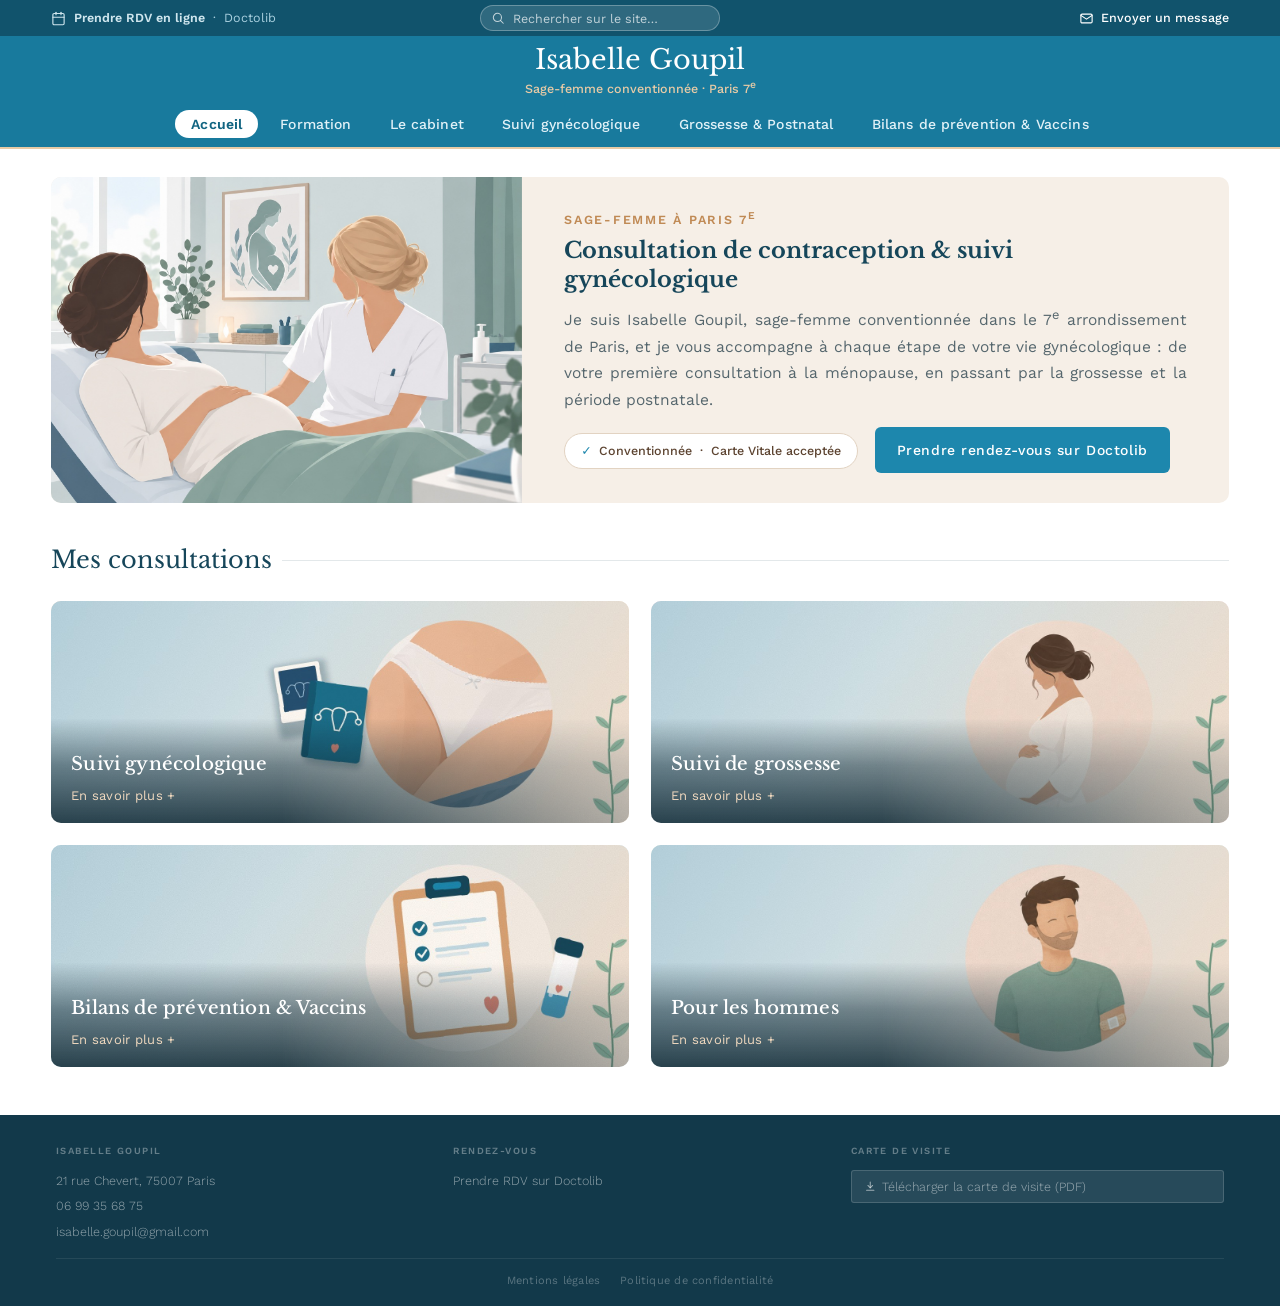
<file: index.html>
<!DOCTYPE html>
<html lang="fr">
<head>
<meta charset="UTF-8">
<meta name="viewport" content="width=device-width, initial-scale=1.0">
<meta http-equiv="Content-Security-Policy" content="default-src 'self'; script-src 'self' 'unsafe-inline'; style-src 'self' 'unsafe-inline'; img-src 'self' data:; font-src 'self'; frame-src https://www.google.com; connect-src 'none'; object-src 'none'; base-uri 'self'; form-action 'none'">
<meta name="google-site-verification" content="EaJxoCCtiZ4vTzZtS2JBBfyW6_cSKPJgnhRqMzBJkp8" />
<title>Isabelle Goupil, sage-femme à Paris 7e</title>
<meta name="description" content="Sage-femme conventionnée Paris 7e et 15e : suivi gynécologique, grossesse, postnatal, bilans de prévention, vaccins. 21 rue Chevert, 75007 Paris.">
<meta name="author" content="Isabelle Goupil">
<meta name="robots" content="index, follow">
<meta name="language" content="fr">
<link rel="canonical" href="https://isabelle-goupil-sage-femme.fr/">
<meta property="og:title" content="Isabelle Goupil, sage-femme à Paris 7e">
<meta property="og:description" content="Sage-Femme conventionnée au 21 rue Chevert, 75007 Paris. Suivi gynécologique, grossesse, préparation à la naissance, bilans de prévention.">
<meta property="og:type" content="website">
<meta property="og:locale" content="fr_FR">
<meta property="og:url" content="https://isabelle-goupil-sage-femme.fr/">
<meta property="og:image" content="https://isabelle-goupil-sage-femme.fr/docs/partage.jpg">
<meta property="og:image:width" content="1200">
<meta property="og:image:height" content="630">
<meta property="og:image:alt" content="Illustration : une sage-femme en consultation auprès d'une femme enceinte">
<meta name="twitter:card" content="summary_large_image">
<script type="application/ld+json">
{
  "@context": "https://schema.org",
  "@type": "MedicalBusiness",
  "name": "Isabelle Goupil, sage-femme",
  "description": "Sage-femme libérale conventionnée à Paris 7e. Suivi gynécologique, grossesse, postnatal, bilans de prévention, vaccination.",
  "url": "https://isabelle-goupil-sage-femme.fr",
  "telephone": "+33699356875",
  "email": "isabelle.goupil@gmail.com",
  "address": {
    "@type": "PostalAddress",
    "streetAddress": "21 rue Chevert",
    "postalCode": "75007",
    "addressLocality": "Paris",
    "addressCountry": "FR"
  },
  "geo": {
    "@type": "GeoCoordinates",
    "latitude": 48.8558,
    "longitude": 2.3063
  },
  "openingHoursSpecification": [
    {
      "@type": "OpeningHoursSpecification",
      "dayOfWeek": ["Monday","Tuesday","Wednesday","Thursday","Friday"],
      "opens": "08:30",
      "closes": "19:00"
    }
  ],
  "medicalSpecialty": "Midwifery",
  "priceRange": "Conventionnée secteur 1",
  "areaServed": ["Paris 7e", "Paris 15e", "Paris"],
  "image": "https://isabelle-goupil-sage-femme.fr/docs/partage.jpg",
  "sameAs": [
    "https://www.doctolib.fr/sage-femme/paris/isabelle-goupil"
  ]
}
</script>
<link rel="icon" type="image/svg+xml" href="/docs/icons/favicon.svg">
<link rel="icon" type="image/png" sizes="32x32" href="/docs/icons/favicon-32.png">
<link rel="apple-touch-icon" sizes="180x180" href="/docs/icons/apple-touch-icon.png">
<link rel="manifest" href="/docs/icons/site.webmanifest">
<meta name="theme-color" content="#187a9d">
<link rel="preload" href="/docs/polices/libre-baskerville-normal-variable.woff2" as="font" type="font/woff2" crossorigin>
<link rel="preload" href="/docs/polices/work-sans-normal-variable.woff2" as="font" type="font/woff2" crossorigin>
<style id="polices-et-chargement">
/* Polices hébergées sur le site (aucun appel à Google) */
@font-face{font-family:'Libre Baskerville';font-style:normal;font-weight:400 700;font-display:swap;src:url(/docs/polices/libre-baskerville-normal-variable.woff2) format('woff2');}
@font-face{font-family:'Libre Baskerville';font-style:italic;font-weight:400;font-display:swap;src:url(/docs/polices/libre-baskerville-italic-400.woff2) format('woff2');}
@font-face{font-family:'Work Sans';font-style:normal;font-weight:300 600;font-display:swap;src:url(/docs/polices/work-sans-normal-variable.woff2) format('woff2');}

/* Écran de chargement (page d'accueil, une fois par visite) */
/* Écran de chargement */
#loader{position:fixed;top:0;right:0;bottom:0;left:0;z-index:10000;display:flex;align-items:center;justify-content:center;background:linear-gradient(160deg,#11536c 0%,#187a9d 100%);color:#fff;transition:opacity .6s ease,visibility 0s linear .6s;animation:ld-failsafe .01s linear 5s forwards;}
#loader.is-done{opacity:0;visibility:hidden;pointer-events:none;}
.ld-inner{text-align:center;padding:0 24px;}
.ld-name{font-family:'Libre Baskerville',Georgia,serif;font-size:clamp(28px,7vw,44px);line-height:1.15;letter-spacing:.01em;animation:ld-up .8s cubic-bezier(.22,.61,.36,1) both;}
.ld-sub{margin-top:10px;font-family:'Work Sans',system-ui,sans-serif;font-size:12px;letter-spacing:.22em;text-transform:uppercase;color:#e8cba6;animation:ld-up .8s cubic-bezier(.22,.61,.36,1) .18s both;}
.ld-sub sup{font-size:.72em;line-height:0;letter-spacing:0;text-transform:none;}
.ld-track{position:relative;margin:26px auto 0;width:132px;height:2px;border-radius:2px;background:rgba(255,255,255,.26);overflow:hidden;animation:ld-fade .6s ease .4s both;}
.ld-track span{position:absolute;top:0;left:0;height:100%;width:42%;border-radius:2px;background:#e8cba6;animation:ld-slide 1.5s cubic-bezier(.45,0,.25,1) infinite;}
@keyframes ld-up{from{opacity:0;transform:translateY(10px);}to{opacity:1;transform:none;}}
@keyframes ld-fade{from{opacity:0;}to{opacity:1;}}
@keyframes ld-slide{0%{transform:translateX(-100%);}100%{transform:translateX(340%);}}
@keyframes ld-failsafe{to{opacity:0;visibility:hidden;pointer-events:none;}}
@media (prefers-reduced-motion:reduce){.ld-name,.ld-sub,.ld-track{animation:none;}.ld-track span{animation:none;width:100%;}}
@media print{#loader{display:none;}}
.sans-loader #loader{display:none !important;}
</style>
<noscript><style>#loader{display:none !important;}</style></noscript>
<script>
/* Écran de chargement : masqué quand la page, les images et les polices sont prêtes (900 ms minimum, 4 s maximum).
   Affiché une seule fois par visite (onglet) : ensuite, la navigation entre les pages est immédiate. */
(function(){
  var seen=false; try{ seen=sessionStorage.getItem('loader_vu')==='1'; }catch(e){}
  if(seen){ document.documentElement.className+=' sans-loader'; window.siteReady=function(fn){ fn(); }; return; }
  var t0=Date.now(), done=false, q=[];
  var calm=window.matchMedia&&matchMedia('(prefers-reduced-motion: reduce)').matches;
  window.siteReady=function(fn){ if(done){fn();}else{q.push(fn);} };
  function finish(){
    if(done) return; done=true;
    try{ sessionStorage.setItem('loader_vu','1'); }catch(e){}
    var l=document.getElementById('loader');
    if(l){ l.classList.add('is-done'); l.setAttribute('aria-hidden','true'); setTimeout(function(){ l.style.display='none'; },700); }
    q.forEach(function(f){ try{f();}catch(e){} }); q=[];
  }
  function afterMin(){ setTimeout(finish, Math.max(0,(calm?300:900)-(Date.now()-t0))); }
  var loaded=new Promise(function(r){ if(document.readyState==='complete'){r();}else{window.addEventListener('load',r);} });
  loaded.then(function(){ return document.fonts&&document.fonts.ready; }).then(afterMin,afterMin);
  setTimeout(finish,4000);
})();
</script>
<link rel="stylesheet" href="/docs/site.css?v=15">
</head>
<body>
<div id="loader" role="status" aria-label="Chargement du site">
  <div class="ld-inner">
    <div class="ld-name" aria-hidden="true">Isabelle Goupil</div>
    <div class="ld-sub" aria-hidden="true">Sage-femme · Paris 7<sup>e</sup></div>
    <div class="ld-track" aria-hidden="true"><span></span></div>
  </div>
</div>
<div class="wrap">

<!-- BANDE DU HAUT (fixe au défilement) : rendez-vous, recherche, adresse -->
<div class="topline" id="topline">
  <a class="top-rdv" href="https://www.doctolib.fr/sage-femme/paris/isabelle-goupil" target="_blank" rel="noopener"><svg class="ic" viewBox="0 0 24 24" aria-hidden="true"><rect x="3" y="4" width="18" height="18" rx="2"/><line x1="16" y1="2" x2="16" y2="6"/><line x1="8" y1="2" x2="8" y2="6"/><line x1="3" y1="10" x2="21" y2="10"/></svg><span>Prendre RDV en ligne</span><em>Doctolib</em></a>
  <div class="top-search">
    <svg class="ic" viewBox="0 0 24 24" aria-hidden="true"><circle cx="11" cy="11" r="7"/><line x1="16.5" y1="16.5" x2="21" y2="21"/></svg>
    <input type="text" id="search-input" placeholder="Rechercher sur le site…" autocomplete="off" oninput="doSearch(this.value)" onkeydown="if(event.key==='Enter')doSearch(this.value)">
    <div class="search-results" id="search-results"></div>
  </div>
  <div class="topline-info">
    <a class="msg" href="https://www.doctolib.fr/sage-femme/paris/isabelle-goupil/patient-request/master-patient?messagingProfileId=eyJfcmFpbHMiOnsibWVzc2FnZSI6Ik1UazNPVGc0IiwiZXhwIjpudWxsLCJwdXIiOiJwYXRpZW50X21lc3NhZ2luZ19wcm8vcHJvZmlsZSJ9fQ--f6b1bf1efeb321bc8afe484d61c21fda6fbddc1fa0fd2a10f3e3b7171924ca48&amp;category=message" target="_blank" rel="noopener"><svg class="ic" viewBox="0 0 24 24" aria-hidden="true"><rect x="3" y="5" width="18" height="14" rx="2"/><polyline points="3,7 12,13 21,7"/></svg><span>Envoyer un message</span></a>
  </div>
</div>

<!-- EN-TÊTE : nom (disparaît au défilement) -->
<div class="brand-row">
  <button class="burger" type="button" aria-label="Ouvrir le menu" onclick="toggleMenu()"><span></span><span></span><span></span></button>
  <a class="brand" href="/">
    <span class="brand-name">Isabelle Goupil</span>
    <span class="brand-sub">Sage-femme conventionnée · Paris 7<sup>e</sup></span>
  </a>
  <button class="m-search" type="button" aria-label="Rechercher sur le site" onclick="toggleSearch()"><svg class="ic" viewBox="0 0 24 24" aria-hidden="true"><circle cx="11" cy="11" r="7"/><line x1="16.5" y1="16.5" x2="21" y2="21"/></svg></button>
  <a class="header-rdv" href="https://www.doctolib.fr/sage-femme/paris/isabelle-goupil" target="_blank" rel="noopener"><span class="rdv-long">Prendre rendez-vous</span><span class="rdv-short">Rendez-vous</span></a>
</div>

<!-- NAVIGATION (collée sous la bande du haut ; menu déroulant sur mobile) -->
<div class="sticky-nav">
  <nav class="nav-bar">
    <a href="/" class="active" aria-current="page">Accueil</a>
    <a href="/formation/">Formation</a>
    <a href="/le-cabinet/">Le cabinet</a>
    <a href="/suivi-gynecologique/">Suivi gynécologique</a>
    <a href="/grossesse-postnatal/">Grossesse &amp; Postnatal</a>
    <a href="/bilans-prevention-vaccins/">Bilans de prévention &amp; Vaccins</a>
  </nav>
  <div class="menu-info">
    <a class="msg" href="https://www.doctolib.fr/sage-femme/paris/isabelle-goupil/patient-request/master-patient?messagingProfileId=eyJfcmFpbHMiOnsibWVzc2FnZSI6Ik1UazNPVGc0IiwiZXhwIjpudWxsLCJwdXIiOiJwYXRpZW50X21lc3NhZ2luZ19wcm8vcHJvZmlsZSJ9fQ--f6b1bf1efeb321bc8afe484d61c21fda6fbddc1fa0fd2a10f3e3b7171924ca48&amp;category=message" target="_blank" rel="noopener"><svg class="ic" viewBox="0 0 24 24" aria-hidden="true"><rect x="3" y="5" width="18" height="14" rx="2"/><polyline points="3,7 12,13 21,7"/></svg><span>Envoyer un message</span></a>
  </div>
</div>
<div class="menu-veil" onclick="toggleMenu(false)"></div>

<!-- ===== PAGE 1 : ACCUEIL ===== -->
<div class="page active" id="page-accueil">
  <section class="home-banner">
    <div class="home-banner-media"><img src="/docs/accueil_hero.jpg" alt="Isabelle Goupil, sage-femme, en consultation"></div>
    <div class="home-banner-text scroll-reveal">
      <p class="eyebrow">Sage-femme à Paris 7<sup>e</sup></p>
      <h1>Consultation de contraception &amp; suivi gynécologique</h1>
      <p>Je suis Isabelle Goupil, sage-femme conventionnée dans le 7<sup>e</sup> arrondissement de Paris, et je vous accompagne à chaque étape de votre vie gynécologique : de votre première consultation à la ménopause, en passant par la grossesse et la période postnatale.</p>
      <div class="convention-strip"><span>✓</span> Conventionnée &nbsp;·&nbsp; Carte Vitale acceptée</div>
      <a class="rdv-btn" href="https://www.doctolib.fr/sage-femme/paris/isabelle-goupil" target="_blank" rel="noopener">Prendre rendez-vous sur Doctolib</a>
    </div>
  </section>
  <div class="home-section-label scroll-reveal">Mes consultations</div>
  <div class="home-services">
    <div class="home-card gyneco scroll-reveal" onclick="this.classList.toggle('open')">
      <div class="home-card-media" aria-hidden="true"></div>
      <div class="home-card-header">
        <h3>Suivi gynécologique</h3>
        <div class="card-hint">En savoir plus</div>
      </div>
      <div class="home-card-body"><p>Contraception, dépistages, infections, IST, douleurs pelviennes et périnéales, pré-ménopause, vaginisme</p><a class="card-link" href="/suivi-gynecologique/" onclick="event.stopPropagation();">Voir la page</a></div>
    </div>
    <div class="home-card grossesse scroll-reveal delay-1" onclick="this.classList.toggle('open')">
      <div class="home-card-media" aria-hidden="true"></div>
      <div class="home-card-header">
        <h3>Suivi de grossesse</h3>
        <div class="card-hint">En savoir plus</div>
      </div>
      <div class="home-card-body"><p><strong>Prénatal :</strong> Bilan préconceptionnel, suivi mensuel, entretien prénatal, préparation à la naissance, monitoring.<br><br><strong>Postnatal :</strong> Visite à domicile, soutien à l'allaitement, consultation &amp; entretien postnatals, rééducation périnéale.</p><a class="card-link" href="/grossesse-postnatal/" onclick="event.stopPropagation();">Voir la page</a></div>
    </div>
    <div class="home-card bilans scroll-reveal delay-2" onclick="this.classList.toggle('open')">
      <div class="home-card-media" aria-hidden="true"></div>
      <div class="home-card-header">
        <h3>Bilans de prévention &amp; Vaccins</h3>
        <div class="card-hint">En savoir plus</div>
      </div>
      <div class="home-card-body"><p>Bilan de santé global pour les 18-25 ans et les 45-50 ans.<br>Prescription et injection des vaccins à tout âge.</p><a class="card-link" href="/bilans-prevention-vaccins/" onclick="event.stopPropagation();">Voir la page</a></div>
    </div>
    <div class="home-card hommes scroll-reveal delay-3" onclick="this.classList.toggle('open')">
      <div class="home-card-media" aria-hidden="true"></div>
      <div class="home-card-header">
        <h3>Pour les hommes</h3>
        <div class="card-hint">En savoir plus</div>
      </div>
      <div class="home-card-body"><p>Information et prescription vaccins, dépistage des IST, accompagnement dans les différents rendez-vous autour d'une grossesse.</p><a class="card-link" href="/bilans-prevention-vaccins/" onclick="event.stopPropagation();">Voir la page</a></div>
    </div>
  </div>
</div>

<!-- MODALE : MENTIONS LÉGALES -->
<div class="modal-overlay" id="modal-mentions">
  <div class="modal-box">
    <div class="modal-header">
      <h2>Mentions légales</h2>
      <button class="modal-close" onclick="closeModal('modal-mentions')">✕</button>
    </div>
    <div class="modal-body">
      <h3>Responsable de la publication</h3>
      <p><strong>Isabelle Goupil</strong>, Sage-Femme diplômée d'État<br>
      Exercice libéral : 21 rue Chevert, 75007 Paris<br>
      Tél. : 06 99 35 68 75<br>
      Email : <a href="mailto:isabelle.goupil@gmail.com">isabelle.goupil@gmail.com</a></p>

      <h3>Inscription ordinale</h3>
      <p>Inscrite à l'Ordre National des Sages-Femmes, section département de Paris.</p>

      <h3>Conception et développement du site</h3>
      <p><strong>Léo Guihard</strong><br>
      Email : <a href="mailto:guihardleo@gmail.com">guihardleo@gmail.com</a></p>

      <h3>Hébergement du site</h3>
      <p><strong>GitHub, Inc.</strong><br>
       88 Colin P Kelly Jr St, San Francisco, CA 94107, États-Unis<br>
      Site web : <a href="https://github.com" target="_blank" rel="noopener">github.com</a><br>
      Service : <a href="https://pages.github.com" target="_blank" rel="noopener">GitHub Pages</a>, hébergement statique gratuit</p>

      <h3>Propriété intellectuelle</h3>
      <p>L'ensemble des contenus présents sur ce site (textes, structure, visuels) est la propriété exclusive d'Isabelle Goupil, sauf mention contraire. Toute reproduction, même partielle, est interdite sans autorisation préalable.</p>

      <h3>Responsabilité</h3>
      <p>Les informations publiées sur ce site ont un caractère purement informatif et ne se substituent en aucun cas à une consultation médicale ou paramédicale. Isabelle Goupil ne saurait être tenue responsable de l'interprétation des informations contenues sur ce site.</p>

      <h3>Liens externes</h3>
      <p>Ce site peut contenir des liens vers des sites tiers (Doctolib, Ameli.fr, etc.). Isabelle Goupil n'est pas responsable du contenu de ces sites externes.</p>

      <hr class="legal-sep">
      <p style="font-size:12px;color:#999;">Dernière mise à jour : septembre 2026</p>
    </div>
  </div>
</div>

<!-- MODALE : POLITIQUE DE CONFIDENTIALITÉ -->
<div class="modal-overlay" id="modal-confidentialite">
  <div class="modal-box">
    <div class="modal-header">
      <h2>Politique de confidentialité</h2>
      <button class="modal-close" onclick="closeModal('modal-confidentialite')">✕</button>
    </div>
    <div class="modal-body">
      <h3>Responsable du traitement</h3>
      <p><strong>Isabelle Goupil</strong>, Sage-Femme libérale<br>
      21 rue Chevert, 75007 Paris<br>
      Email : <a href="mailto:isabelle.goupil@gmail.com">isabelle.goupil@gmail.com</a></p>

      <h3>Données collectées</h3>
      <p>Ce site vitrine ne collecte aucune donnée personnelle de façon automatique. Aucun formulaire de contact ni outil d'analyse n'est utilisé.<br><br><strong>Google Maps</strong> : la page « Le cabinet » intègre une carte Google Maps, chargée uniquement après votre consentement explicite. En cas d'acceptation, Google peut déposer des cookies de fonctionnement sur votre appareil, soumis à la <a href="https://policies.google.com/privacy" target="_blank" rel="noopener" style="color:var(--rose);">politique de confidentialité de Google</a>. Vous pouvez refuser ce chargement via la bannière de consentement : un lien externe vers Google Maps vous est alors proposé en remplacement.</p>
      <p>Les prises de rendez-vous sont réalisées via la plateforme <strong>Doctolib</strong>, soumise à sa propre politique de confidentialité, consultable sur <a href="https://www.doctolib.fr/terms/privacy" target="_blank" rel="noopener">doctolib.fr</a>.</p>

      <h3>Données de santé</h3>
      <p>Dans le cadre des consultations, des données de santé à caractère personnel sont collectées et traitées par Isabelle Goupil en tant que professionnelle de santé, dans le strict respect du <strong>secret médical</strong> et du <strong>RGPD (Règlement Général sur la Protection des Données)</strong>.</p>
      <p>Ces données sont conservées dans un logiciel métier sécurisé et hébergé par un <strong>Hébergeur de Données de Santé (HDS) agréé</strong>, conformément à l'article L.1111-8 du Code de la santé publique.</p>

      <h3>Durée de conservation</h3>
      <p>Les données médicales sont conservées pendant <strong>20 ans</strong> à compter de la dernière consultation, conformément à la réglementation en vigueur.</p>

      <h3>Vos droits</h3>
      <p>Conformément au RGPD, vous disposez des droits suivants concernant vos données personnelles :</p>
      <p>→ Droit d'accès à vos données<br>
      → Droit de rectification<br>
      → Droit à l'effacement (dans les limites légales applicables aux données de santé)<br>
      → Droit à la limitation du traitement<br>
      → Droit à la portabilité</p>
      <p>Pour exercer ces droits, contactez : <a href="mailto:isabelle.goupil@gmail.com">isabelle.goupil@gmail.com</a></p>
      <p>En cas de réclamation, vous pouvez saisir la <strong>CNIL</strong> : <a href="https://www.cnil.fr" target="_blank" rel="noopener">cnil.fr</a></p>

      <h3>Cookies</h3>
      <p>Ce site n'utilise aucun cookie de traçage, de publicité ou d'analyse. La carte Google Maps intégrée peut déposer des cookies tiers lors de son affichage ; vous pouvez les bloquer via les paramètres de votre navigateur.</p>

      <hr class="legal-sep">
      <p style="font-size:12px;color:#999;">Dernière mise à jour : septembre 2026</p>
    </div>
  </div>
</div>

<!-- FOOTER -->
<footer class="footer">
  <div class="footer-grid">
    <div class="footer-col">
      <h4>Isabelle Goupil</h4>
      <p>21 rue Chevert, 75007 Paris</p>
      <a href="tel:+33699356875">06 99 35 68 75</a>
      <p>isabelle.goupil@gmail.com</p>
    </div>
    <div class="footer-col">
      <h4>Rendez-vous</h4>
      <a href="https://www.doctolib.fr/sage-femme/paris/isabelle-goupil" target="_blank" rel="noopener">Prendre RDV sur Doctolib</a>
    </div>
    <div class="footer-col">
      <h4>Carte de visite</h4>
      <a class="cv-dl-btn" href="/docs/carte_visite.pdf" target="_blank" rel="noopener"><svg class="ico" viewBox="0 0 24 24" aria-hidden="true"><path d="M12 4v11"/><path d="M7.5 10.5 12 15l4.5-4.5"/><path d="M5 19.5h14"/></svg>Télécharger la carte de visite (PDF)</a>
    </div>
  </div>
  <div class="footer-scroll-hint" id="footerDots">
    <span></span><span></span><span></span>
  </div>
  <div class="footer-bottom">
    <div class="footer-links">
      <a href="#" onclick="openModal('modal-mentions');return false;">Mentions légales</a>
      <a href="#" onclick="openModal('modal-confidentialite');return false;">Politique de confidentialité</a>
    </div>
  </div>
</footer>

</div><!-- fin .wrap -->

<script src="/docs/site.js?v=15"></script>
</body>
</html>
</file>
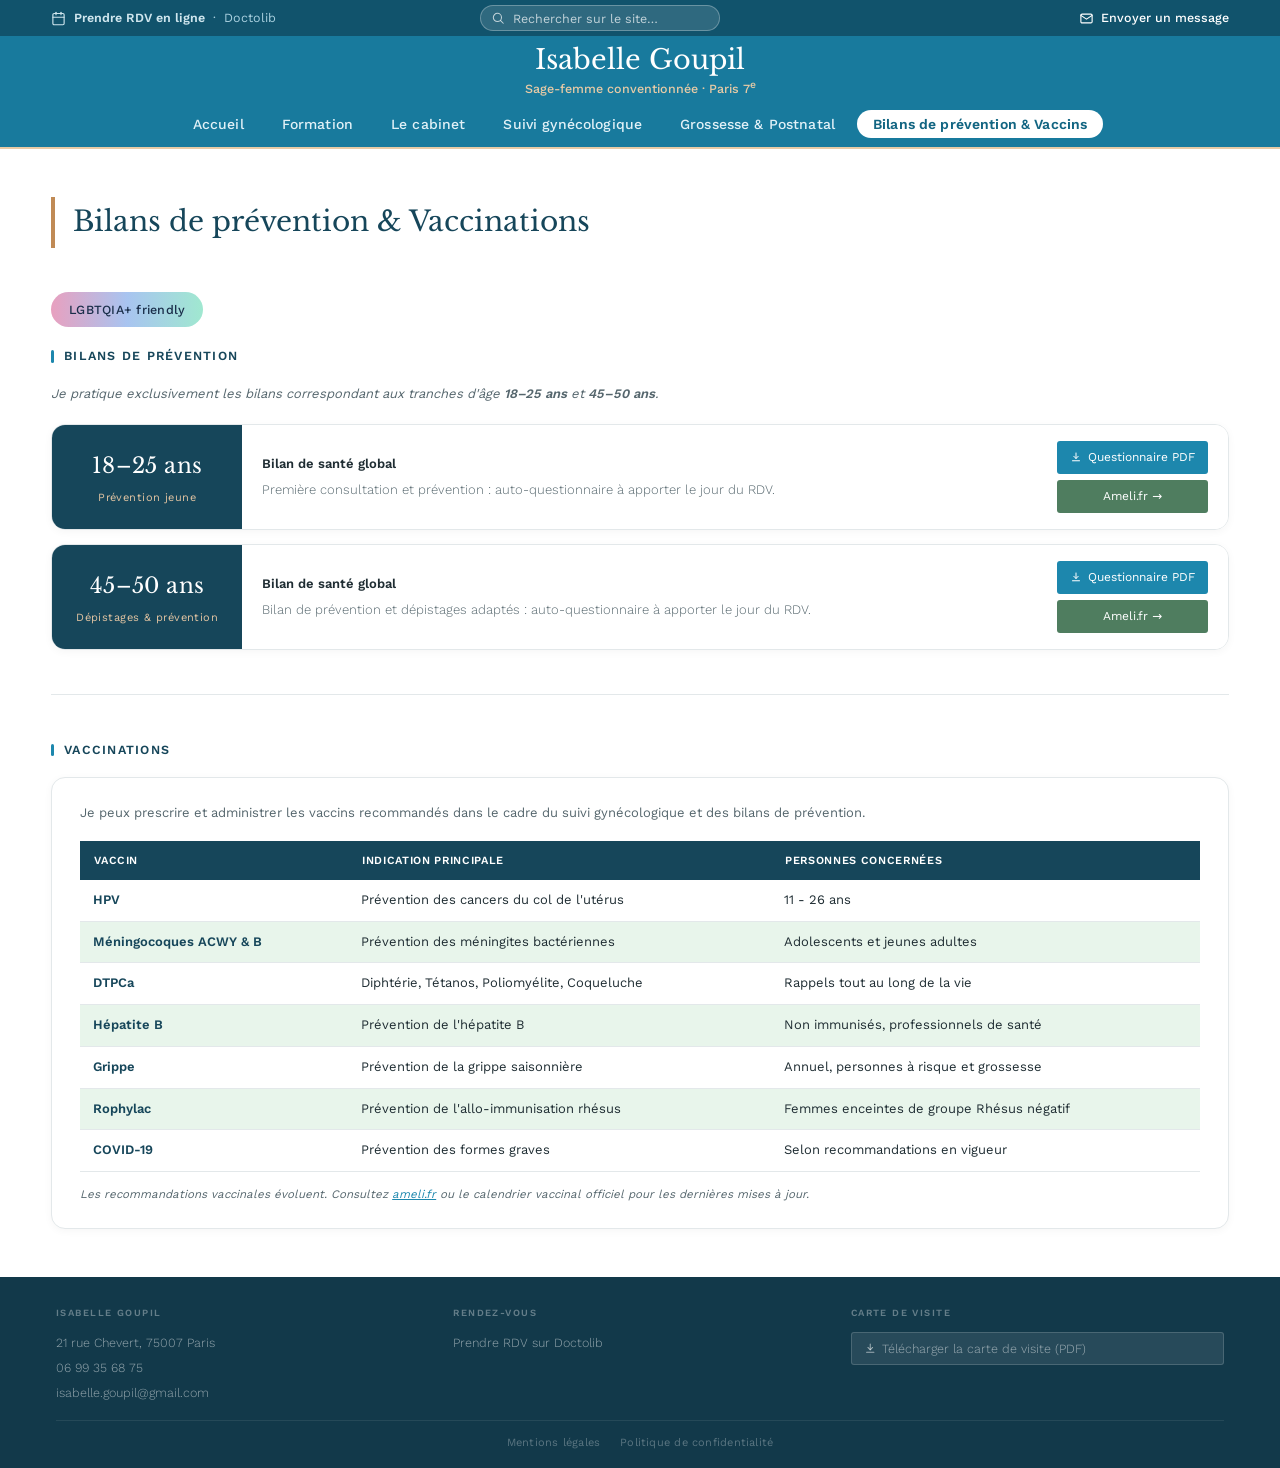
<file: bilans-prevention-vaccins/index.html>
<!DOCTYPE html>
<html lang="fr">
<head>
<meta charset="UTF-8">
<meta name="viewport" content="width=device-width, initial-scale=1.0">
<meta http-equiv="Content-Security-Policy" content="default-src 'self'; script-src 'self' 'unsafe-inline'; style-src 'self' 'unsafe-inline'; img-src 'self' data:; font-src 'self'; frame-src https://www.google.com; connect-src 'none'; object-src 'none'; base-uri 'self'; form-action 'none'">
<meta name="google-site-verification" content="EaJxoCCtiZ4vTzZtS2JBBfyW6_cSKPJgnhRqMzBJkp8" />
<title>Prévention et vaccins | Isabelle Goupil, sage-femme Paris 7e</title>
<meta name="description" content="Bilans de prévention pour les 18-25 ans et les 45-50 ans, vaccins (HPV, méningocoques, DTPCa, hépatite B, grippe, COVID-19) à Paris 7e. LGBTQIA+ friendly.">
<meta name="author" content="Isabelle Goupil">
<meta name="robots" content="index, follow">
<meta name="language" content="fr">
<link rel="canonical" href="https://isabelle-goupil-sage-femme.fr/bilans-prevention-vaccins/">
<meta property="og:title" content="Prévention et vaccins | Isabelle Goupil, sage-femme Paris 7e">
<meta property="og:description" content="Bilans de prévention pour les 18-25 ans et les 45-50 ans, vaccins (HPV, méningocoques, DTPCa, hépatite B, grippe, COVID-19) à Paris 7e. LGBTQIA+ friendly.">
<meta property="og:type" content="website">
<meta property="og:locale" content="fr_FR">
<meta property="og:url" content="https://isabelle-goupil-sage-femme.fr/bilans-prevention-vaccins/">
<meta property="og:image" content="https://isabelle-goupil-sage-femme.fr/docs/partage.jpg">
<meta property="og:image:width" content="1200">
<meta property="og:image:height" content="630">
<meta property="og:image:alt" content="Illustration : une sage-femme en consultation auprès d'une femme enceinte">
<meta name="twitter:card" content="summary_large_image">
<link rel="icon" type="image/svg+xml" href="/docs/icons/favicon.svg">
<link rel="icon" type="image/png" sizes="32x32" href="/docs/icons/favicon-32.png">
<link rel="apple-touch-icon" sizes="180x180" href="/docs/icons/apple-touch-icon.png">
<link rel="manifest" href="/docs/icons/site.webmanifest">
<meta name="theme-color" content="#187a9d">
<link rel="preload" href="/docs/polices/libre-baskerville-normal-variable.woff2" as="font" type="font/woff2" crossorigin>
<link rel="preload" href="/docs/polices/work-sans-normal-variable.woff2" as="font" type="font/woff2" crossorigin>
<style id="polices">
/* Polices hébergées sur le site (aucun appel à Google) */
@font-face{font-family:'Libre Baskerville';font-style:normal;font-weight:400 700;font-display:swap;src:url(/docs/polices/libre-baskerville-normal-variable.woff2) format('woff2');}
@font-face{font-family:'Libre Baskerville';font-style:italic;font-weight:400;font-display:swap;src:url(/docs/polices/libre-baskerville-italic-400.woff2) format('woff2');}
@font-face{font-family:'Work Sans';font-style:normal;font-weight:300 600;font-display:swap;src:url(/docs/polices/work-sans-normal-variable.woff2) format('woff2');}
</style>
<link rel="stylesheet" href="/docs/site.css?v=15">
</head>
<body>
<div class="wrap">

<!-- BANDE DU HAUT (fixe au défilement) : rendez-vous, recherche, adresse -->
<div class="topline" id="topline">
  <a class="top-rdv" href="https://www.doctolib.fr/sage-femme/paris/isabelle-goupil" target="_blank" rel="noopener"><svg class="ic" viewBox="0 0 24 24" aria-hidden="true"><rect x="3" y="4" width="18" height="18" rx="2"/><line x1="16" y1="2" x2="16" y2="6"/><line x1="8" y1="2" x2="8" y2="6"/><line x1="3" y1="10" x2="21" y2="10"/></svg><span>Prendre RDV en ligne</span><em>Doctolib</em></a>
  <div class="top-search">
    <svg class="ic" viewBox="0 0 24 24" aria-hidden="true"><circle cx="11" cy="11" r="7"/><line x1="16.5" y1="16.5" x2="21" y2="21"/></svg>
    <input type="text" id="search-input" placeholder="Rechercher sur le site…" autocomplete="off" oninput="doSearch(this.value)" onkeydown="if(event.key==='Enter')doSearch(this.value)">
    <div class="search-results" id="search-results"></div>
  </div>
  <div class="topline-info">
    <a class="msg" href="https://www.doctolib.fr/sage-femme/paris/isabelle-goupil/patient-request/master-patient?messagingProfileId=eyJfcmFpbHMiOnsibWVzc2FnZSI6Ik1UazNPVGc0IiwiZXhwIjpudWxsLCJwdXIiOiJwYXRpZW50X21lc3NhZ2luZ19wcm8vcHJvZmlsZSJ9fQ--f6b1bf1efeb321bc8afe484d61c21fda6fbddc1fa0fd2a10f3e3b7171924ca48&amp;category=message" target="_blank" rel="noopener"><svg class="ic" viewBox="0 0 24 24" aria-hidden="true"><rect x="3" y="5" width="18" height="14" rx="2"/><polyline points="3,7 12,13 21,7"/></svg><span>Envoyer un message</span></a>
  </div>
</div>

<!-- EN-TÊTE : nom (disparaît au défilement) -->
<div class="brand-row">
  <button class="burger" type="button" aria-label="Ouvrir le menu" onclick="toggleMenu()"><span></span><span></span><span></span></button>
  <a class="brand" href="/">
    <span class="brand-name">Isabelle Goupil</span>
    <span class="brand-sub">Sage-femme conventionnée · Paris 7<sup>e</sup></span>
  </a>
  <button class="m-search" type="button" aria-label="Rechercher sur le site" onclick="toggleSearch()"><svg class="ic" viewBox="0 0 24 24" aria-hidden="true"><circle cx="11" cy="11" r="7"/><line x1="16.5" y1="16.5" x2="21" y2="21"/></svg></button>
  <a class="header-rdv" href="https://www.doctolib.fr/sage-femme/paris/isabelle-goupil" target="_blank" rel="noopener"><span class="rdv-long">Prendre rendez-vous</span><span class="rdv-short">Rendez-vous</span></a>
</div>

<!-- NAVIGATION (collée sous la bande du haut ; menu déroulant sur mobile) -->
<div class="sticky-nav">
  <nav class="nav-bar">
    <a href="/">Accueil</a>
    <a href="/formation/">Formation</a>
    <a href="/le-cabinet/">Le cabinet</a>
    <a href="/suivi-gynecologique/">Suivi gynécologique</a>
    <a href="/grossesse-postnatal/">Grossesse &amp; Postnatal</a>
    <a href="/bilans-prevention-vaccins/" class="active" aria-current="page">Bilans de prévention &amp; Vaccins</a>
  </nav>
  <div class="menu-info">
    <a class="msg" href="https://www.doctolib.fr/sage-femme/paris/isabelle-goupil/patient-request/master-patient?messagingProfileId=eyJfcmFpbHMiOnsibWVzc2FnZSI6Ik1UazNPVGc0IiwiZXhwIjpudWxsLCJwdXIiOiJwYXRpZW50X21lc3NhZ2luZ19wcm8vcHJvZmlsZSJ9fQ--f6b1bf1efeb321bc8afe484d61c21fda6fbddc1fa0fd2a10f3e3b7171924ca48&amp;category=message" target="_blank" rel="noopener"><svg class="ic" viewBox="0 0 24 24" aria-hidden="true"><rect x="3" y="5" width="18" height="14" rx="2"/><polyline points="3,7 12,13 21,7"/></svg><span>Envoyer un message</span></a>
  </div>
</div>
<div class="menu-veil" onclick="toggleMenu(false)"></div>

<!-- ===== PAGE 6 : BILANS & VACCINATIONS ===== -->
<div class="page active" id="page-bilans">
  <h1 class="page-title">Bilans de prévention &amp; Vaccinations</h1>
  <div class="lgbtiq-badge">LGBTQIA+ friendly</div>

  <!-- Bilans -->
  <div class="bilan-section-title">Bilans de prévention</div>
  <p style="font-family:var(--f-body);font-size:13px;color:var(--muted);font-style:italic;margin-bottom:18px;">Je pratique exclusivement les bilans correspondant aux tranches d'âge <strong>18–25 ans</strong> et <strong>45–50 ans</strong>.</p>
  <div class="bilans-strips">
    <div class="bilan-strip">
      <div class="bilan-strip-age">
        <strong>18–25 ans</strong>
        <span>Prévention jeune</span>
      </div>
      <div class="bilan-strip-body">
        <div class="bilan-strip-desc">
          <strong>Bilan de santé global</strong>
          Première consultation et prévention : auto-questionnaire à apporter le jour du RDV.
        </div>
        <div class="bilan-strip-links">
          <a href="/docs/MBP-autoquestionnaire-18-25-ans.pdf" target="_blank" rel="noopener" style="background:var(--accent1);color:#fff;"><svg class="ico" viewBox="0 0 24 24" aria-hidden="true"><path d="M12 4v11"/><path d="M7.5 10.5 12 15l4.5-4.5"/><path d="M5 19.5h14"/></svg>Questionnaire PDF</a>
          <a href="https://www.ameli.fr/paris/medecin/sante-prevention/bilan-prevention-ages-cles" target="_blank" rel="noopener" style="background:var(--green);color:#fff;">Ameli.fr →</a>
        </div>
      </div>
    </div>
    <div class="bilan-strip">
      <div class="bilan-strip-age">
        <strong>45–50 ans</strong>
        <span>Dépistages &amp; prévention</span>
      </div>
      <div class="bilan-strip-body">
        <div class="bilan-strip-desc">
          <strong>Bilan de santé global</strong>
          Bilan de prévention et dépistages adaptés : auto-questionnaire à apporter le jour du RDV.
        </div>
        <div class="bilan-strip-links">
          <a href="/docs/MBP-autoquestionnaire-45-50-ans.pdf" target="_blank" rel="noopener" style="background:var(--accent1);color:#fff;"><svg class="ico" viewBox="0 0 24 24" aria-hidden="true"><path d="M12 4v11"/><path d="M7.5 10.5 12 15l4.5-4.5"/><path d="M5 19.5h14"/></svg>Questionnaire PDF</a>
          <a href="https://www.ameli.fr/paris/medecin/sante-prevention/bilan-prevention-ages-cles" target="_blank" rel="noopener" style="background:var(--green);color:#fff;">Ameli.fr →</a>
        </div>
      </div>
    </div>
  </div>

  <hr class="section-divider">

  <!-- Vaccinations -->
  <div class="bilan-section-title scroll-reveal">Vaccinations</div>
  <div class="vacc-section scroll-reveal delay-1">
    <p style="font-family:var(--f-body);font-size:13px;color:var(--muted);margin-bottom:16px;text-align:justify;">Je peux prescrire et administrer les vaccins recommandés dans le cadre du suivi gynécologique et des bilans de prévention.</p>
    <table class="vacc-table">
      <thead>
        <tr><th>Vaccin</th><th>Indication principale</th><th>Personnes concernées</th></tr>
      </thead>
      <tbody>
        <tr><td>HPV</td><td data-label="Indication">Prévention des cancers du col de l'utérus</td><td data-label="Personnes concernées">11 - 26 ans</td></tr>
        <tr><td>Méningocoques ACWY &amp; B</td><td data-label="Indication">Prévention des méningites bactériennes</td><td data-label="Personnes concernées">Adolescents et jeunes adultes</td></tr>
        <tr><td>DTPCa</td><td data-label="Indication">Diphtérie, Tétanos, Poliomyélite, Coqueluche</td><td data-label="Personnes concernées">Rappels tout au long de la vie</td></tr>
        <tr><td>Hépatite B</td><td data-label="Indication">Prévention de l'hépatite B</td><td data-label="Personnes concernées">Non immunisés, professionnels de santé</td></tr>
        <tr><td>Grippe</td><td data-label="Indication">Prévention de la grippe saisonnière</td><td data-label="Personnes concernées">Annuel, personnes à risque et grossesse</td></tr>
        <tr><td>Rophylac</td><td data-label="Indication">Prévention de l'allo-immunisation rhésus</td><td data-label="Personnes concernées">Femmes enceintes de groupe Rhésus négatif</td></tr>
        <tr><td>COVID-19</td><td data-label="Indication">Prévention des formes graves</td><td data-label="Personnes concernées">Selon recommandations en vigueur</td></tr>
      </tbody>
    </table>
    <p class="vacc-note">Les recommandations vaccinales évoluent. Consultez <a href="https://www.ameli.fr" target="_blank" rel="noopener" style="color:var(--accent1)">ameli.fr</a> ou le calendrier vaccinal officiel pour les dernières mises à jour.</p>
  </div>
</div>

<!-- MODALE : MENTIONS LÉGALES -->
<div class="modal-overlay" id="modal-mentions">
  <div class="modal-box">
    <div class="modal-header">
      <h2>Mentions légales</h2>
      <button class="modal-close" onclick="closeModal('modal-mentions')">✕</button>
    </div>
    <div class="modal-body">
      <h3>Responsable de la publication</h3>
      <p><strong>Isabelle Goupil</strong>, Sage-Femme diplômée d'État<br>
      Exercice libéral : 21 rue Chevert, 75007 Paris<br>
      Tél. : 06 99 35 68 75<br>
      Email : <a href="mailto:isabelle.goupil@gmail.com">isabelle.goupil@gmail.com</a></p>

      <h3>Inscription ordinale</h3>
      <p>Inscrite à l'Ordre National des Sages-Femmes, section département de Paris.</p>

      <h3>Conception et développement du site</h3>
      <p><strong>Léo Guihard</strong><br>
      Email : <a href="mailto:guihardleo@gmail.com">guihardleo@gmail.com</a></p>

      <h3>Hébergement du site</h3>
      <p><strong>GitHub, Inc.</strong><br>
       88 Colin P Kelly Jr St, San Francisco, CA 94107, États-Unis<br>
      Site web : <a href="https://github.com" target="_blank" rel="noopener">github.com</a><br>
      Service : <a href="https://pages.github.com" target="_blank" rel="noopener">GitHub Pages</a>, hébergement statique gratuit</p>

      <h3>Propriété intellectuelle</h3>
      <p>L'ensemble des contenus présents sur ce site (textes, structure, visuels) est la propriété exclusive d'Isabelle Goupil, sauf mention contraire. Toute reproduction, même partielle, est interdite sans autorisation préalable.</p>

      <h3>Responsabilité</h3>
      <p>Les informations publiées sur ce site ont un caractère purement informatif et ne se substituent en aucun cas à une consultation médicale ou paramédicale. Isabelle Goupil ne saurait être tenue responsable de l'interprétation des informations contenues sur ce site.</p>

      <h3>Liens externes</h3>
      <p>Ce site peut contenir des liens vers des sites tiers (Doctolib, Ameli.fr, etc.). Isabelle Goupil n'est pas responsable du contenu de ces sites externes.</p>

      <hr class="legal-sep">
      <p style="font-size:12px;color:#999;">Dernière mise à jour : septembre 2026</p>
    </div>
  </div>
</div>

<!-- MODALE : POLITIQUE DE CONFIDENTIALITÉ -->
<div class="modal-overlay" id="modal-confidentialite">
  <div class="modal-box">
    <div class="modal-header">
      <h2>Politique de confidentialité</h2>
      <button class="modal-close" onclick="closeModal('modal-confidentialite')">✕</button>
    </div>
    <div class="modal-body">
      <h3>Responsable du traitement</h3>
      <p><strong>Isabelle Goupil</strong>, Sage-Femme libérale<br>
      21 rue Chevert, 75007 Paris<br>
      Email : <a href="mailto:isabelle.goupil@gmail.com">isabelle.goupil@gmail.com</a></p>

      <h3>Données collectées</h3>
      <p>Ce site vitrine ne collecte aucune donnée personnelle de façon automatique. Aucun formulaire de contact ni outil d'analyse n'est utilisé.<br><br><strong>Google Maps</strong> : la page « Le cabinet » intègre une carte Google Maps, chargée uniquement après votre consentement explicite. En cas d'acceptation, Google peut déposer des cookies de fonctionnement sur votre appareil, soumis à la <a href="https://policies.google.com/privacy" target="_blank" rel="noopener" style="color:var(--rose);">politique de confidentialité de Google</a>. Vous pouvez refuser ce chargement via la bannière de consentement : un lien externe vers Google Maps vous est alors proposé en remplacement.</p>
      <p>Les prises de rendez-vous sont réalisées via la plateforme <strong>Doctolib</strong>, soumise à sa propre politique de confidentialité, consultable sur <a href="https://www.doctolib.fr/terms/privacy" target="_blank" rel="noopener">doctolib.fr</a>.</p>

      <h3>Données de santé</h3>
      <p>Dans le cadre des consultations, des données de santé à caractère personnel sont collectées et traitées par Isabelle Goupil en tant que professionnelle de santé, dans le strict respect du <strong>secret médical</strong> et du <strong>RGPD (Règlement Général sur la Protection des Données)</strong>.</p>
      <p>Ces données sont conservées dans un logiciel métier sécurisé et hébergé par un <strong>Hébergeur de Données de Santé (HDS) agréé</strong>, conformément à l'article L.1111-8 du Code de la santé publique.</p>

      <h3>Durée de conservation</h3>
      <p>Les données médicales sont conservées pendant <strong>20 ans</strong> à compter de la dernière consultation, conformément à la réglementation en vigueur.</p>

      <h3>Vos droits</h3>
      <p>Conformément au RGPD, vous disposez des droits suivants concernant vos données personnelles :</p>
      <p>→ Droit d'accès à vos données<br>
      → Droit de rectification<br>
      → Droit à l'effacement (dans les limites légales applicables aux données de santé)<br>
      → Droit à la limitation du traitement<br>
      → Droit à la portabilité</p>
      <p>Pour exercer ces droits, contactez : <a href="mailto:isabelle.goupil@gmail.com">isabelle.goupil@gmail.com</a></p>
      <p>En cas de réclamation, vous pouvez saisir la <strong>CNIL</strong> : <a href="https://www.cnil.fr" target="_blank" rel="noopener">cnil.fr</a></p>

      <h3>Cookies</h3>
      <p>Ce site n'utilise aucun cookie de traçage, de publicité ou d'analyse. La carte Google Maps intégrée peut déposer des cookies tiers lors de son affichage ; vous pouvez les bloquer via les paramètres de votre navigateur.</p>

      <hr class="legal-sep">
      <p style="font-size:12px;color:#999;">Dernière mise à jour : septembre 2026</p>
    </div>
  </div>
</div>

<!-- FOOTER -->
<footer class="footer">
  <div class="footer-grid">
    <div class="footer-col">
      <h4>Isabelle Goupil</h4>
      <p>21 rue Chevert, 75007 Paris</p>
      <a href="tel:+33699356875">06 99 35 68 75</a>
      <p>isabelle.goupil@gmail.com</p>
    </div>
    <div class="footer-col">
      <h4>Rendez-vous</h4>
      <a href="https://www.doctolib.fr/sage-femme/paris/isabelle-goupil" target="_blank" rel="noopener">Prendre RDV sur Doctolib</a>
    </div>
    <div class="footer-col">
      <h4>Carte de visite</h4>
      <a class="cv-dl-btn" href="/docs/carte_visite.pdf" target="_blank" rel="noopener"><svg class="ico" viewBox="0 0 24 24" aria-hidden="true"><path d="M12 4v11"/><path d="M7.5 10.5 12 15l4.5-4.5"/><path d="M5 19.5h14"/></svg>Télécharger la carte de visite (PDF)</a>
    </div>
  </div>
  <div class="footer-scroll-hint" id="footerDots">
    <span></span><span></span><span></span>
  </div>
  <div class="footer-bottom">
    <div class="footer-links">
      <a href="#" onclick="openModal('modal-mentions');return false;">Mentions légales</a>
      <a href="#" onclick="openModal('modal-confidentialite');return false;">Politique de confidentialité</a>
    </div>
  </div>
</footer>

</div><!-- fin .wrap -->

<script src="/docs/site.js?v=15"></script>
</body>
</html>
</file>
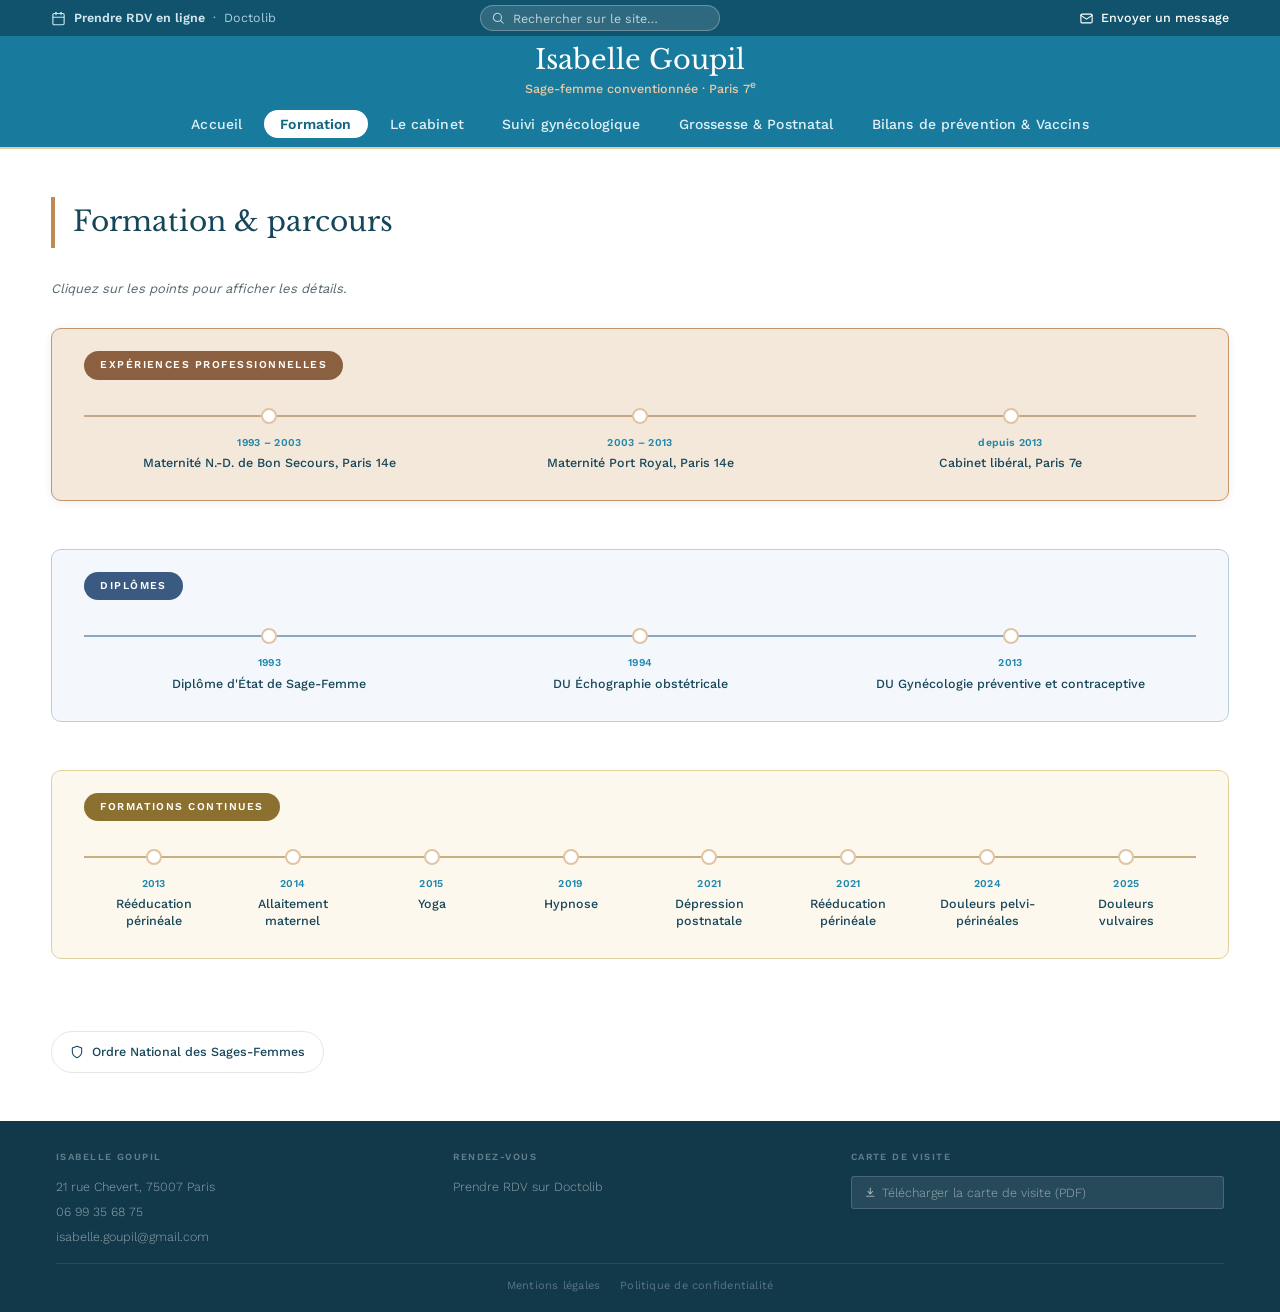
<file: formation/index.html>
<!DOCTYPE html>
<html lang="fr">
<head>
<meta charset="UTF-8">
<meta name="viewport" content="width=device-width, initial-scale=1.0">
<meta http-equiv="Content-Security-Policy" content="default-src 'self'; script-src 'self' 'unsafe-inline'; style-src 'self' 'unsafe-inline'; img-src 'self' data:; font-src 'self'; frame-src https://www.google.com; connect-src 'none'; object-src 'none'; base-uri 'self'; form-action 'none'">
<meta name="google-site-verification" content="EaJxoCCtiZ4vTzZtS2JBBfyW6_cSKPJgnhRqMzBJkp8" />
<title>Formation et parcours | Isabelle Goupil, sage-femme Paris 7e</title>
<meta name="description" content="Parcours d'Isabelle Goupil, sage-femme : hospitalière de 1993 à 2013 dans deux maternités parisiennes, libérale à Paris 7e depuis 2013. Diplômes.">
<meta name="author" content="Isabelle Goupil">
<meta name="robots" content="index, follow">
<meta name="language" content="fr">
<link rel="canonical" href="https://isabelle-goupil-sage-femme.fr/formation/">
<meta property="og:title" content="Formation et parcours | Isabelle Goupil, sage-femme Paris 7e">
<meta property="og:description" content="Parcours d'Isabelle Goupil, sage-femme : hospitalière de 1993 à 2013 dans deux maternités parisiennes, libérale à Paris 7e depuis 2013. Diplômes.">
<meta property="og:type" content="website">
<meta property="og:locale" content="fr_FR">
<meta property="og:url" content="https://isabelle-goupil-sage-femme.fr/formation/">
<meta property="og:image" content="https://isabelle-goupil-sage-femme.fr/docs/partage.jpg">
<meta property="og:image:width" content="1200">
<meta property="og:image:height" content="630">
<meta property="og:image:alt" content="Illustration : une sage-femme en consultation auprès d'une femme enceinte">
<meta name="twitter:card" content="summary_large_image">
<link rel="icon" type="image/svg+xml" href="/docs/icons/favicon.svg">
<link rel="icon" type="image/png" sizes="32x32" href="/docs/icons/favicon-32.png">
<link rel="apple-touch-icon" sizes="180x180" href="/docs/icons/apple-touch-icon.png">
<link rel="manifest" href="/docs/icons/site.webmanifest">
<meta name="theme-color" content="#187a9d">
<link rel="preload" href="/docs/polices/libre-baskerville-normal-variable.woff2" as="font" type="font/woff2" crossorigin>
<link rel="preload" href="/docs/polices/work-sans-normal-variable.woff2" as="font" type="font/woff2" crossorigin>
<style id="polices">
/* Polices hébergées sur le site (aucun appel à Google) */
@font-face{font-family:'Libre Baskerville';font-style:normal;font-weight:400 700;font-display:swap;src:url(/docs/polices/libre-baskerville-normal-variable.woff2) format('woff2');}
@font-face{font-family:'Libre Baskerville';font-style:italic;font-weight:400;font-display:swap;src:url(/docs/polices/libre-baskerville-italic-400.woff2) format('woff2');}
@font-face{font-family:'Work Sans';font-style:normal;font-weight:300 600;font-display:swap;src:url(/docs/polices/work-sans-normal-variable.woff2) format('woff2');}
</style>
<link rel="stylesheet" href="/docs/site.css?v=15">
</head>
<body>
<div class="wrap">

<!-- BANDE DU HAUT (fixe au défilement) : rendez-vous, recherche, adresse -->
<div class="topline" id="topline">
  <a class="top-rdv" href="https://www.doctolib.fr/sage-femme/paris/isabelle-goupil" target="_blank" rel="noopener"><svg class="ic" viewBox="0 0 24 24" aria-hidden="true"><rect x="3" y="4" width="18" height="18" rx="2"/><line x1="16" y1="2" x2="16" y2="6"/><line x1="8" y1="2" x2="8" y2="6"/><line x1="3" y1="10" x2="21" y2="10"/></svg><span>Prendre RDV en ligne</span><em>Doctolib</em></a>
  <div class="top-search">
    <svg class="ic" viewBox="0 0 24 24" aria-hidden="true"><circle cx="11" cy="11" r="7"/><line x1="16.5" y1="16.5" x2="21" y2="21"/></svg>
    <input type="text" id="search-input" placeholder="Rechercher sur le site…" autocomplete="off" oninput="doSearch(this.value)" onkeydown="if(event.key==='Enter')doSearch(this.value)">
    <div class="search-results" id="search-results"></div>
  </div>
  <div class="topline-info">
    <a class="msg" href="https://www.doctolib.fr/sage-femme/paris/isabelle-goupil/patient-request/master-patient?messagingProfileId=eyJfcmFpbHMiOnsibWVzc2FnZSI6Ik1UazNPVGc0IiwiZXhwIjpudWxsLCJwdXIiOiJwYXRpZW50X21lc3NhZ2luZ19wcm8vcHJvZmlsZSJ9fQ--f6b1bf1efeb321bc8afe484d61c21fda6fbddc1fa0fd2a10f3e3b7171924ca48&amp;category=message" target="_blank" rel="noopener"><svg class="ic" viewBox="0 0 24 24" aria-hidden="true"><rect x="3" y="5" width="18" height="14" rx="2"/><polyline points="3,7 12,13 21,7"/></svg><span>Envoyer un message</span></a>
  </div>
</div>

<!-- EN-TÊTE : nom (disparaît au défilement) -->
<div class="brand-row">
  <button class="burger" type="button" aria-label="Ouvrir le menu" onclick="toggleMenu()"><span></span><span></span><span></span></button>
  <a class="brand" href="/">
    <span class="brand-name">Isabelle Goupil</span>
    <span class="brand-sub">Sage-femme conventionnée · Paris 7<sup>e</sup></span>
  </a>
  <button class="m-search" type="button" aria-label="Rechercher sur le site" onclick="toggleSearch()"><svg class="ic" viewBox="0 0 24 24" aria-hidden="true"><circle cx="11" cy="11" r="7"/><line x1="16.5" y1="16.5" x2="21" y2="21"/></svg></button>
  <a class="header-rdv" href="https://www.doctolib.fr/sage-femme/paris/isabelle-goupil" target="_blank" rel="noopener"><span class="rdv-long">Prendre rendez-vous</span><span class="rdv-short">Rendez-vous</span></a>
</div>

<!-- NAVIGATION (collée sous la bande du haut ; menu déroulant sur mobile) -->
<div class="sticky-nav">
  <nav class="nav-bar">
    <a href="/">Accueil</a>
    <a href="/formation/" class="active" aria-current="page">Formation</a>
    <a href="/le-cabinet/">Le cabinet</a>
    <a href="/suivi-gynecologique/">Suivi gynécologique</a>
    <a href="/grossesse-postnatal/">Grossesse &amp; Postnatal</a>
    <a href="/bilans-prevention-vaccins/">Bilans de prévention &amp; Vaccins</a>
  </nav>
  <div class="menu-info">
    <a class="msg" href="https://www.doctolib.fr/sage-femme/paris/isabelle-goupil/patient-request/master-patient?messagingProfileId=eyJfcmFpbHMiOnsibWVzc2FnZSI6Ik1UazNPVGc0IiwiZXhwIjpudWxsLCJwdXIiOiJwYXRpZW50X21lc3NhZ2luZ19wcm8vcHJvZmlsZSJ9fQ--f6b1bf1efeb321bc8afe484d61c21fda6fbddc1fa0fd2a10f3e3b7171924ca48&amp;category=message" target="_blank" rel="noopener"><svg class="ic" viewBox="0 0 24 24" aria-hidden="true"><rect x="3" y="5" width="18" height="14" rx="2"/><polyline points="3,7 12,13 21,7"/></svg><span>Envoyer un message</span></a>
  </div>
</div>
<div class="menu-veil" onclick="toggleMenu(false)"></div>

<!-- ===== PAGE 2 : FORMATION ===== -->
<div class="page active" id="page-formation">
  <h1 class="page-title">Formation &amp; parcours</h1>
  <p style="font-family:var(--f-body);font-size:13px;color:var(--muted);font-style:italic;margin-bottom:28px;">Cliquez sur les points pour afficher les détails.</p>

  <!-- FRISE 1 : Expériences -->
  <div class="tl-category exp-cat scroll-reveal">
    <div class="tl-cat-header">
      <span class="tl-cat-badge exp">Expériences professionnelles</span>
      <div class="tl-cat-line"></div>
    </div>
    <div class="tl-horiz">
      <div class="tl-node" onclick="toggleNode(this)">
        <div class="tl-node-dot"></div>
        <div class="tl-node-content">
          <div class="tl-node-date">1993 – 2003</div>
          <div class="tl-node-title">Maternité N.-D. de Bon Secours, Paris 14e</div>
          <div class="tl-node-tip">Praticienne hospitalière sage-femme : salle de naissance, suites de couches, grossesses pathologiques.</div>
        </div>
      </div>
      <div class="tl-node" onclick="toggleNode(this)">
        <div class="tl-node-dot"></div>
        <div class="tl-node-content">
          <div class="tl-node-date">2003 – 2013</div>
          <div class="tl-node-title">Maternité Port Royal, Paris 14e</div>
          <div class="tl-node-tip">Praticienne hospitalière sage-femme : salle de naissance, explorations fonctionnelles, prise en charge des patientes séropositives.</div>
        </div>
      </div>
      <div class="tl-node" onclick="toggleNode(this)">
        <div class="tl-node-dot"></div>
        <div class="tl-node-content">
          <div class="tl-node-date">depuis 2013</div>
          <div class="tl-node-title">Cabinet libéral, Paris 7e</div>
          <div class="tl-node-tip">Sage-femme libérale : contraception, suivi gynécologique, grossesse, préparation à la naissance, postnatal, rééducation périnéale.</div>
        </div>
      </div>
    </div>
  </div>

  <!-- FRISE 2 : Diplômes -->
  <div class="tl-category dip-cat scroll-reveal delay-1">
    <div class="tl-cat-header">
      <span class="tl-cat-badge dip">Diplômes</span>
      <div class="tl-cat-line"></div>
    </div>
    <div class="tl-horiz">
      <div class="tl-node" onclick="toggleNode(this)">
        <div class="tl-node-dot"></div>
        <div class="tl-node-content">
          <div class="tl-node-date">1993</div>
          <div class="tl-node-title">Diplôme d'État de Sage-Femme</div>
          <div class="tl-node-tip">École de Sages-Femmes, CHU de Caen.</div>
        </div>
      </div>
      <div class="tl-node" onclick="toggleNode(this)">
        <div class="tl-node-dot"></div>
        <div class="tl-node-content">
          <div class="tl-node-date">1994</div>
          <div class="tl-node-title">DU Échographie obstétricale</div>
          <div class="tl-node-tip">Maternité Port Royal.</div>
        </div>
      </div>
      <div class="tl-node" onclick="toggleNode(this)">
        <div class="tl-node-dot"></div>
        <div class="tl-node-content">
          <div class="tl-node-date">2013</div>
          <div class="tl-node-title">DU Gynécologie préventive et contraceptive</div>
          <div class="tl-node-tip">UFR Sciences de la Santé Paris Île-de-France Ouest, Université de Versailles.</div>
        </div>
      </div>
    </div>
  </div>

  <!-- FRISE 3 : Formations continues -->
  <div class="tl-category form-cat scroll-reveal delay-2">
    <div class="tl-cat-header">
      <span class="tl-cat-badge form">Formations continues</span>
      <div class="tl-cat-line"></div>
    </div>
    <div class="tl-horiz">
      <div class="tl-node" onclick="toggleNode(this)">
        <div class="tl-node-dot"></div>
        <div class="tl-node-content">
          <div class="tl-node-date">2013</div>
          <div class="tl-node-title">Rééducation périnéale</div>
          <div class="tl-node-tip">ADCO Paris.</div>
        </div>
      </div>
      <div class="tl-node" onclick="toggleNode(this)">
        <div class="tl-node-dot"></div>
        <div class="tl-node-content">
          <div class="tl-node-date">2014</div>
          <div class="tl-node-title">Allaitement maternel</div>
          <div class="tl-node-tip">« Co-naître ».</div>
        </div>
      </div>
      <div class="tl-node" onclick="toggleNode(this)">
        <div class="tl-node-dot"></div>
        <div class="tl-node-content">
          <div class="tl-node-date">2015</div>
          <div class="tl-node-title">Yoga</div>
          <div class="tl-node-tip">B. de Gasquet.</div>
        </div>
      </div>
      <div class="tl-node" onclick="toggleNode(this)">
        <div class="tl-node-dot"></div>
        <div class="tl-node-content">
          <div class="tl-node-date">2019</div>
          <div class="tl-node-title">Hypnose</div>
          <div class="tl-node-tip">Médic Formation.</div>
        </div>
      </div>
      <div class="tl-node" onclick="toggleNode(this)">
        <div class="tl-node-dot"></div>
        <div class="tl-node-content">
          <div class="tl-node-date">2021</div>
          <div class="tl-node-title">Dépression postnatale</div>
          <div class="tl-node-tip">Médic Formation.</div>
        </div>
      </div>
      <div class="tl-node" onclick="toggleNode(this)">
        <div class="tl-node-dot"></div>
        <div class="tl-node-content">
          <div class="tl-node-date">2021</div>
          <div class="tl-node-title">Rééducation périnéale</div>
          <div class="tl-node-tip">Médic Formation.</div>
        </div>
      </div>
      <div class="tl-node" onclick="toggleNode(this)">
        <div class="tl-node-dot"></div>
        <div class="tl-node-content">
          <div class="tl-node-date">2024</div>
          <div class="tl-node-title">Douleurs pelvi-périnéales</div>
          <div class="tl-node-tip">Health Events.</div>
        </div>
      </div>
      <div class="tl-node" onclick="toggleNode(this)">
        <div class="tl-node-dot"></div>
        <div class="tl-node-content">
          <div class="tl-node-date">2025</div>
          <div class="tl-node-title">Douleurs vulvaires</div>
          <div class="tl-node-tip">Mana Santé.</div>
        </div>
      </div>
    </div>
  </div>

  <a class="ordre-link" href="https://www.ordre-sages-femmes.fr" target="_blank" rel="noopener">
    <svg viewBox="0 0 24 24"><path d="M12 22s8-4 8-10V5l-8-3-8 3v7c0 6 8 10 8 10z"/></svg>
    Ordre National des Sages-Femmes
  </a>
</div>

<!-- MODALE : MENTIONS LÉGALES -->
<div class="modal-overlay" id="modal-mentions">
  <div class="modal-box">
    <div class="modal-header">
      <h2>Mentions légales</h2>
      <button class="modal-close" onclick="closeModal('modal-mentions')">✕</button>
    </div>
    <div class="modal-body">
      <h3>Responsable de la publication</h3>
      <p><strong>Isabelle Goupil</strong>, Sage-Femme diplômée d'État<br>
      Exercice libéral : 21 rue Chevert, 75007 Paris<br>
      Tél. : 06 99 35 68 75<br>
      Email : <a href="mailto:isabelle.goupil@gmail.com">isabelle.goupil@gmail.com</a></p>

      <h3>Inscription ordinale</h3>
      <p>Inscrite à l'Ordre National des Sages-Femmes, section département de Paris.</p>

      <h3>Conception et développement du site</h3>
      <p><strong>Léo Guihard</strong><br>
      Email : <a href="mailto:guihardleo@gmail.com">guihardleo@gmail.com</a></p>

      <h3>Hébergement du site</h3>
      <p><strong>GitHub, Inc.</strong><br>
       88 Colin P Kelly Jr St, San Francisco, CA 94107, États-Unis<br>
      Site web : <a href="https://github.com" target="_blank" rel="noopener">github.com</a><br>
      Service : <a href="https://pages.github.com" target="_blank" rel="noopener">GitHub Pages</a>, hébergement statique gratuit</p>

      <h3>Propriété intellectuelle</h3>
      <p>L'ensemble des contenus présents sur ce site (textes, structure, visuels) est la propriété exclusive d'Isabelle Goupil, sauf mention contraire. Toute reproduction, même partielle, est interdite sans autorisation préalable.</p>

      <h3>Responsabilité</h3>
      <p>Les informations publiées sur ce site ont un caractère purement informatif et ne se substituent en aucun cas à une consultation médicale ou paramédicale. Isabelle Goupil ne saurait être tenue responsable de l'interprétation des informations contenues sur ce site.</p>

      <h3>Liens externes</h3>
      <p>Ce site peut contenir des liens vers des sites tiers (Doctolib, Ameli.fr, etc.). Isabelle Goupil n'est pas responsable du contenu de ces sites externes.</p>

      <hr class="legal-sep">
      <p style="font-size:12px;color:#999;">Dernière mise à jour : septembre 2026</p>
    </div>
  </div>
</div>

<!-- MODALE : POLITIQUE DE CONFIDENTIALITÉ -->
<div class="modal-overlay" id="modal-confidentialite">
  <div class="modal-box">
    <div class="modal-header">
      <h2>Politique de confidentialité</h2>
      <button class="modal-close" onclick="closeModal('modal-confidentialite')">✕</button>
    </div>
    <div class="modal-body">
      <h3>Responsable du traitement</h3>
      <p><strong>Isabelle Goupil</strong>, Sage-Femme libérale<br>
      21 rue Chevert, 75007 Paris<br>
      Email : <a href="mailto:isabelle.goupil@gmail.com">isabelle.goupil@gmail.com</a></p>

      <h3>Données collectées</h3>
      <p>Ce site vitrine ne collecte aucune donnée personnelle de façon automatique. Aucun formulaire de contact ni outil d'analyse n'est utilisé.<br><br><strong>Google Maps</strong> : la page « Le cabinet » intègre une carte Google Maps, chargée uniquement après votre consentement explicite. En cas d'acceptation, Google peut déposer des cookies de fonctionnement sur votre appareil, soumis à la <a href="https://policies.google.com/privacy" target="_blank" rel="noopener" style="color:var(--rose);">politique de confidentialité de Google</a>. Vous pouvez refuser ce chargement via la bannière de consentement : un lien externe vers Google Maps vous est alors proposé en remplacement.</p>
      <p>Les prises de rendez-vous sont réalisées via la plateforme <strong>Doctolib</strong>, soumise à sa propre politique de confidentialité, consultable sur <a href="https://www.doctolib.fr/terms/privacy" target="_blank" rel="noopener">doctolib.fr</a>.</p>

      <h3>Données de santé</h3>
      <p>Dans le cadre des consultations, des données de santé à caractère personnel sont collectées et traitées par Isabelle Goupil en tant que professionnelle de santé, dans le strict respect du <strong>secret médical</strong> et du <strong>RGPD (Règlement Général sur la Protection des Données)</strong>.</p>
      <p>Ces données sont conservées dans un logiciel métier sécurisé et hébergé par un <strong>Hébergeur de Données de Santé (HDS) agréé</strong>, conformément à l'article L.1111-8 du Code de la santé publique.</p>

      <h3>Durée de conservation</h3>
      <p>Les données médicales sont conservées pendant <strong>20 ans</strong> à compter de la dernière consultation, conformément à la réglementation en vigueur.</p>

      <h3>Vos droits</h3>
      <p>Conformément au RGPD, vous disposez des droits suivants concernant vos données personnelles :</p>
      <p>→ Droit d'accès à vos données<br>
      → Droit de rectification<br>
      → Droit à l'effacement (dans les limites légales applicables aux données de santé)<br>
      → Droit à la limitation du traitement<br>
      → Droit à la portabilité</p>
      <p>Pour exercer ces droits, contactez : <a href="mailto:isabelle.goupil@gmail.com">isabelle.goupil@gmail.com</a></p>
      <p>En cas de réclamation, vous pouvez saisir la <strong>CNIL</strong> : <a href="https://www.cnil.fr" target="_blank" rel="noopener">cnil.fr</a></p>

      <h3>Cookies</h3>
      <p>Ce site n'utilise aucun cookie de traçage, de publicité ou d'analyse. La carte Google Maps intégrée peut déposer des cookies tiers lors de son affichage ; vous pouvez les bloquer via les paramètres de votre navigateur.</p>

      <hr class="legal-sep">
      <p style="font-size:12px;color:#999;">Dernière mise à jour : septembre 2026</p>
    </div>
  </div>
</div>

<!-- FOOTER -->
<footer class="footer">
  <div class="footer-grid">
    <div class="footer-col">
      <h4>Isabelle Goupil</h4>
      <p>21 rue Chevert, 75007 Paris</p>
      <a href="tel:+33699356875">06 99 35 68 75</a>
      <p>isabelle.goupil@gmail.com</p>
    </div>
    <div class="footer-col">
      <h4>Rendez-vous</h4>
      <a href="https://www.doctolib.fr/sage-femme/paris/isabelle-goupil" target="_blank" rel="noopener">Prendre RDV sur Doctolib</a>
    </div>
    <div class="footer-col">
      <h4>Carte de visite</h4>
      <a class="cv-dl-btn" href="/docs/carte_visite.pdf" target="_blank" rel="noopener"><svg class="ico" viewBox="0 0 24 24" aria-hidden="true"><path d="M12 4v11"/><path d="M7.5 10.5 12 15l4.5-4.5"/><path d="M5 19.5h14"/></svg>Télécharger la carte de visite (PDF)</a>
    </div>
  </div>
  <div class="footer-scroll-hint" id="footerDots">
    <span></span><span></span><span></span>
  </div>
  <div class="footer-bottom">
    <div class="footer-links">
      <a href="#" onclick="openModal('modal-mentions');return false;">Mentions légales</a>
      <a href="#" onclick="openModal('modal-confidentialite');return false;">Politique de confidentialité</a>
    </div>
  </div>
</footer>

</div><!-- fin .wrap -->

<script src="/docs/site.js?v=15"></script>
</body>
</html>
</file>
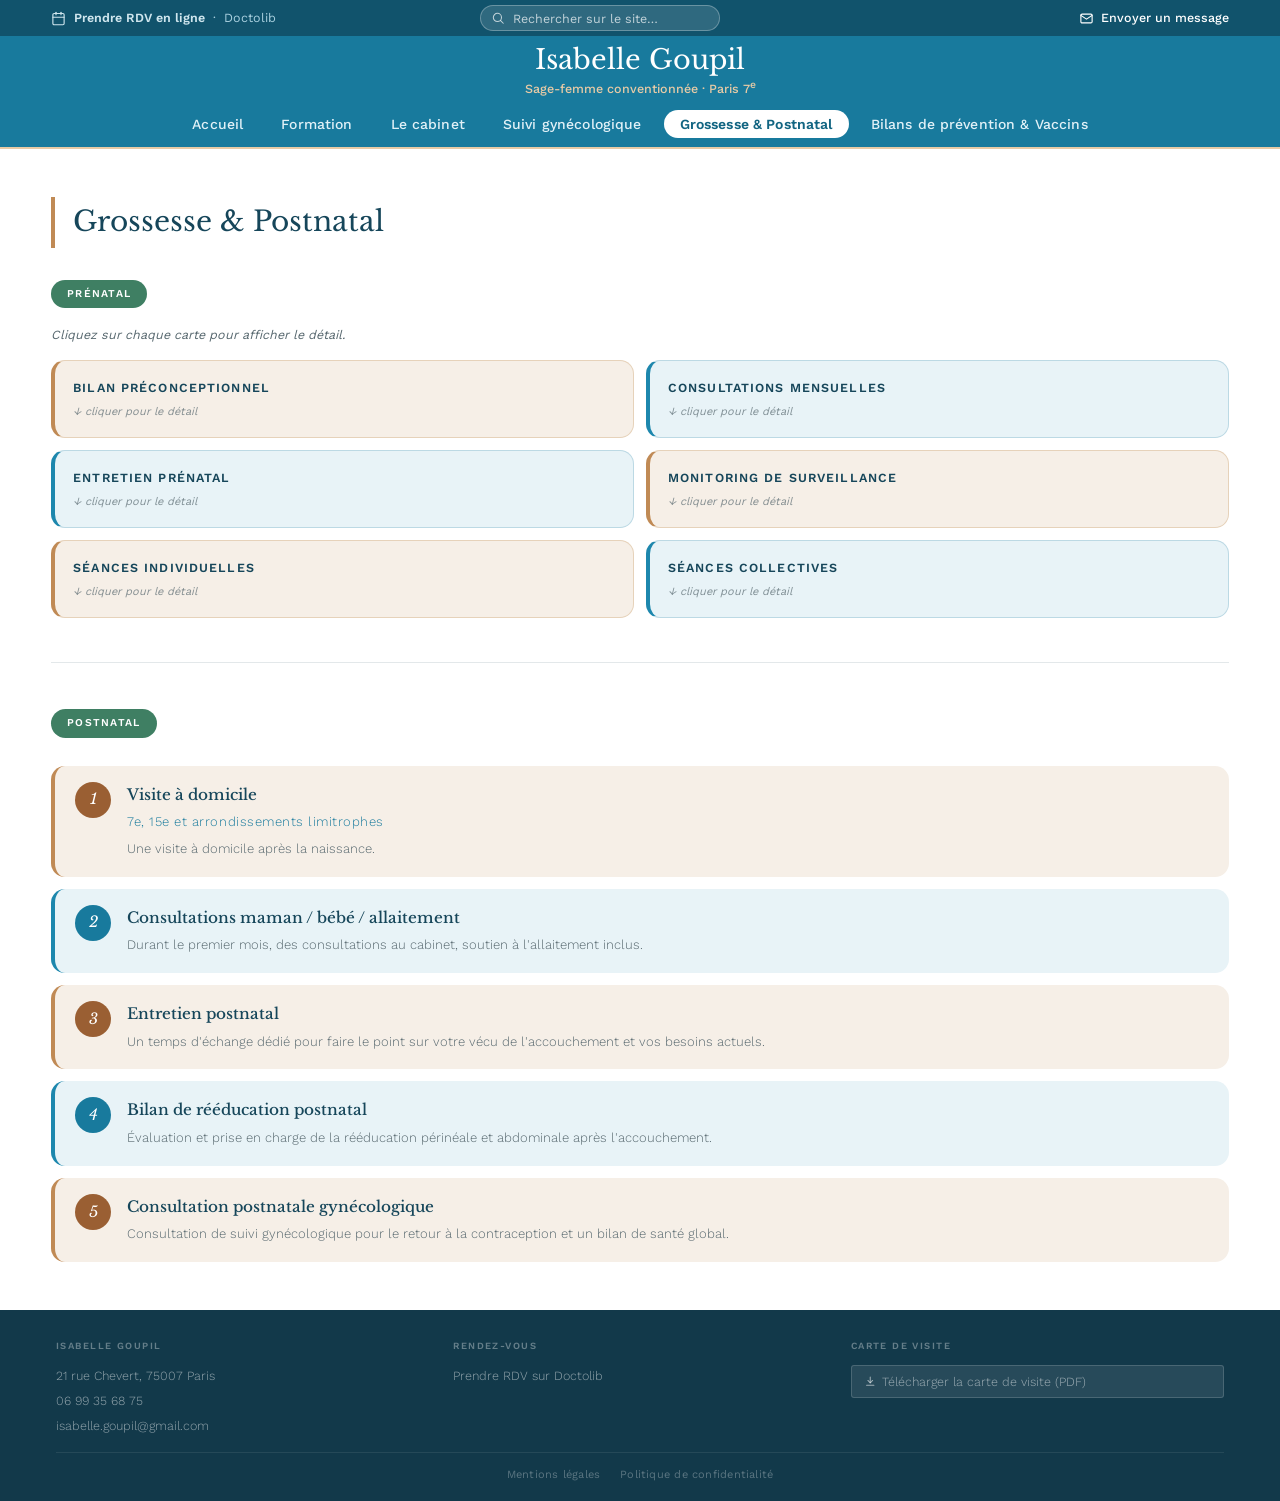
<file: grossesse-postnatal/index.html>
<!DOCTYPE html>
<html lang="fr">
<head>
<meta charset="UTF-8">
<meta name="viewport" content="width=device-width, initial-scale=1.0">
<meta http-equiv="Content-Security-Policy" content="default-src 'self'; script-src 'self' 'unsafe-inline'; style-src 'self' 'unsafe-inline'; img-src 'self' data:; font-src 'self'; frame-src https://www.google.com; connect-src 'none'; object-src 'none'; base-uri 'self'; form-action 'none'">
<meta name="google-site-verification" content="EaJxoCCtiZ4vTzZtS2JBBfyW6_cSKPJgnhRqMzBJkp8" />
<title>Grossesse et postnatal | Isabelle Goupil, sage-femme Paris 7e</title>
<meta name="description" content="Suivi de grossesse et postnatal à Paris 7e : entretien prénatal, préparation à la naissance, visite à domicile, rééducation périnéale.">
<meta name="author" content="Isabelle Goupil">
<meta name="robots" content="index, follow">
<meta name="language" content="fr">
<link rel="canonical" href="https://isabelle-goupil-sage-femme.fr/grossesse-postnatal/">
<meta property="og:title" content="Grossesse et postnatal | Isabelle Goupil, sage-femme Paris 7e">
<meta property="og:description" content="Suivi de grossesse et postnatal à Paris 7e : entretien prénatal, préparation à la naissance, visite à domicile, rééducation périnéale.">
<meta property="og:type" content="website">
<meta property="og:locale" content="fr_FR">
<meta property="og:url" content="https://isabelle-goupil-sage-femme.fr/grossesse-postnatal/">
<meta property="og:image" content="https://isabelle-goupil-sage-femme.fr/docs/partage.jpg">
<meta property="og:image:width" content="1200">
<meta property="og:image:height" content="630">
<meta property="og:image:alt" content="Illustration : une sage-femme en consultation auprès d'une femme enceinte">
<meta name="twitter:card" content="summary_large_image">
<link rel="icon" type="image/svg+xml" href="/docs/icons/favicon.svg">
<link rel="icon" type="image/png" sizes="32x32" href="/docs/icons/favicon-32.png">
<link rel="apple-touch-icon" sizes="180x180" href="/docs/icons/apple-touch-icon.png">
<link rel="manifest" href="/docs/icons/site.webmanifest">
<meta name="theme-color" content="#187a9d">
<link rel="preload" href="/docs/polices/libre-baskerville-normal-variable.woff2" as="font" type="font/woff2" crossorigin>
<link rel="preload" href="/docs/polices/work-sans-normal-variable.woff2" as="font" type="font/woff2" crossorigin>
<style id="polices">
/* Polices hébergées sur le site (aucun appel à Google) */
@font-face{font-family:'Libre Baskerville';font-style:normal;font-weight:400 700;font-display:swap;src:url(/docs/polices/libre-baskerville-normal-variable.woff2) format('woff2');}
@font-face{font-family:'Libre Baskerville';font-style:italic;font-weight:400;font-display:swap;src:url(/docs/polices/libre-baskerville-italic-400.woff2) format('woff2');}
@font-face{font-family:'Work Sans';font-style:normal;font-weight:300 600;font-display:swap;src:url(/docs/polices/work-sans-normal-variable.woff2) format('woff2');}
</style>
<link rel="stylesheet" href="/docs/site.css?v=15">
</head>
<body>
<div class="wrap">

<!-- BANDE DU HAUT (fixe au défilement) : rendez-vous, recherche, adresse -->
<div class="topline" id="topline">
  <a class="top-rdv" href="https://www.doctolib.fr/sage-femme/paris/isabelle-goupil" target="_blank" rel="noopener"><svg class="ic" viewBox="0 0 24 24" aria-hidden="true"><rect x="3" y="4" width="18" height="18" rx="2"/><line x1="16" y1="2" x2="16" y2="6"/><line x1="8" y1="2" x2="8" y2="6"/><line x1="3" y1="10" x2="21" y2="10"/></svg><span>Prendre RDV en ligne</span><em>Doctolib</em></a>
  <div class="top-search">
    <svg class="ic" viewBox="0 0 24 24" aria-hidden="true"><circle cx="11" cy="11" r="7"/><line x1="16.5" y1="16.5" x2="21" y2="21"/></svg>
    <input type="text" id="search-input" placeholder="Rechercher sur le site…" autocomplete="off" oninput="doSearch(this.value)" onkeydown="if(event.key==='Enter')doSearch(this.value)">
    <div class="search-results" id="search-results"></div>
  </div>
  <div class="topline-info">
    <a class="msg" href="https://www.doctolib.fr/sage-femme/paris/isabelle-goupil/patient-request/master-patient?messagingProfileId=eyJfcmFpbHMiOnsibWVzc2FnZSI6Ik1UazNPVGc0IiwiZXhwIjpudWxsLCJwdXIiOiJwYXRpZW50X21lc3NhZ2luZ19wcm8vcHJvZmlsZSJ9fQ--f6b1bf1efeb321bc8afe484d61c21fda6fbddc1fa0fd2a10f3e3b7171924ca48&amp;category=message" target="_blank" rel="noopener"><svg class="ic" viewBox="0 0 24 24" aria-hidden="true"><rect x="3" y="5" width="18" height="14" rx="2"/><polyline points="3,7 12,13 21,7"/></svg><span>Envoyer un message</span></a>
  </div>
</div>

<!-- EN-TÊTE : nom (disparaît au défilement) -->
<div class="brand-row">
  <button class="burger" type="button" aria-label="Ouvrir le menu" onclick="toggleMenu()"><span></span><span></span><span></span></button>
  <a class="brand" href="/">
    <span class="brand-name">Isabelle Goupil</span>
    <span class="brand-sub">Sage-femme conventionnée · Paris 7<sup>e</sup></span>
  </a>
  <button class="m-search" type="button" aria-label="Rechercher sur le site" onclick="toggleSearch()"><svg class="ic" viewBox="0 0 24 24" aria-hidden="true"><circle cx="11" cy="11" r="7"/><line x1="16.5" y1="16.5" x2="21" y2="21"/></svg></button>
  <a class="header-rdv" href="https://www.doctolib.fr/sage-femme/paris/isabelle-goupil" target="_blank" rel="noopener"><span class="rdv-long">Prendre rendez-vous</span><span class="rdv-short">Rendez-vous</span></a>
</div>

<!-- NAVIGATION (collée sous la bande du haut ; menu déroulant sur mobile) -->
<div class="sticky-nav">
  <nav class="nav-bar">
    <a href="/">Accueil</a>
    <a href="/formation/">Formation</a>
    <a href="/le-cabinet/">Le cabinet</a>
    <a href="/suivi-gynecologique/">Suivi gynécologique</a>
    <a href="/grossesse-postnatal/" class="active" aria-current="page">Grossesse &amp; Postnatal</a>
    <a href="/bilans-prevention-vaccins/">Bilans de prévention &amp; Vaccins</a>
  </nav>
  <div class="menu-info">
    <a class="msg" href="https://www.doctolib.fr/sage-femme/paris/isabelle-goupil/patient-request/master-patient?messagingProfileId=eyJfcmFpbHMiOnsibWVzc2FnZSI6Ik1UazNPVGc0IiwiZXhwIjpudWxsLCJwdXIiOiJwYXRpZW50X21lc3NhZ2luZ19wcm8vcHJvZmlsZSJ9fQ--f6b1bf1efeb321bc8afe484d61c21fda6fbddc1fa0fd2a10f3e3b7171924ca48&amp;category=message" target="_blank" rel="noopener"><svg class="ic" viewBox="0 0 24 24" aria-hidden="true"><rect x="3" y="5" width="18" height="14" rx="2"/><polyline points="3,7 12,13 21,7"/></svg><span>Envoyer un message</span></a>
  </div>
</div>
<div class="menu-veil" onclick="toggleMenu(false)"></div>

<!-- ===== PAGE 5 : GROSSESSE & POSTNATAL ===== -->
<div class="page active" id="page-grossesse">
  <h1 class="page-title">Grossesse &amp; Postnatal</h1>

  <!-- PRÉNATAL -->
  <div class="section-label pre">Prénatal</div>
  <p style="font-family:var(--f-body);font-size:12.5px;color:var(--muted);margin-bottom:14px;font-style:italic;">Cliquez sur chaque carte pour afficher le détail.</p>
  <div class="grossesse-grid">
    <div class="gc-wrap">
      <div class="gc-face c1" onclick="toggleCard(this)">
        <h3>Bilan préconceptionnel</h3>
        <div class="hint">↓ cliquer pour le détail</div>
      </div>
      <div class="gc-detail">Consultation pour préparer la grossesse dans les meilleures conditions.</div>
    </div>
    <div class="gc-wrap">
      <div class="gc-face c5" onclick="toggleCard(this)">
        <h3>Consultations mensuelles</h3>
        <div class="hint">↓ cliquer pour le détail</div>
      </div>
      <div class="gc-detail">Suivi mensuel jusqu'au retour vers la maternité choisie.</div>
    </div>
    <div class="gc-wrap">
      <div class="gc-face c5" onclick="toggleCard(this)">
        <h3>Entretien prénatal</h3>
        <div class="hint">↓ cliquer pour le détail</div>
      </div>
      <div class="gc-detail">Le conjoint est toujours le bienvenu pour cet entretien d'accompagnement personnalisé.</div>
    </div>
    <div class="gc-wrap">
      <div class="gc-face c1" onclick="toggleCard(this)">
        <h3>Monitoring de surveillance</h3>
        <div class="hint">↓ cliquer pour le détail</div>
      </div>
      <div class="gc-detail">Réalisé uniquement au cabinet pour assurer un suivi de proximité.</div>
    </div>
    <div class="gc-wrap">
      <div class="gc-face c1" onclick="toggleCard(this)">
        <h3>Séances individuelles</h3>
        <div class="hint">↓ cliquer pour le détail</div>
      </div>
      <div class="gc-detail">
        <strong style="color:var(--navy);display:block;margin-bottom:8px;">À la carte</strong>
        <p style="margin-bottom:10px;font-style:italic;color:var(--muted);">Le conjoint est le bienvenu également.</p>
        <ul>
          <li>Séance 1 : Quand partir à la maternité, gestion des contractions avec respiration, postures, ballon</li>
          <li>Séance 2 : Déroulement du travail (voie basse ou césarienne), respiration</li>
          <li>Séance 3 : Le périnée avant, pendant et après l'accouchement, exercices de poussée</li>
          <li>Séance 4 : Suites de couches, prendre soin de soi, RDV à prévoir</li>
          <li>Séance 5 : Mise en place de l'allaitement</li>
          <li>Séance 6 : Préparer l'arrivée du bébé (rythme, couchage, pleurs, premier mois)</li>
          <li>Séance 7 : EPI-NO / EMAGINA : Préparer le périnée avec une sonde</li>
        </ul>
      </div>
    </div>
    <div class="gc-wrap">
      <div class="gc-face c5" onclick="toggleCard(this)">
        <h3>Séances collectives</h3>
        <div class="hint">↓ cliquer pour le détail</div>
      </div>
      <div class="gc-detail">
        <strong style="color:var(--navy);display:block;margin-bottom:6px;">Maternité Sainte Félicité, 7 rue Casablanca, 75015 Paris</strong>
        <p style="margin-bottom:10px;font-style:italic;color:var(--muted);">Même programme que pour les séances individuelles.</p>
        Séances collectives pour partager l'expérience et créer du lien avec d'autres futurs parents.
      </div>
    </div>
  </div>

  <hr class="section-divider">

  <!-- POSTNATAL -->
  <div class="section-label post scroll-reveal">Postnatal</div>
  <div class="pn-steps scroll-reveal delay-1" style="margin-top:12px;">
    <div class="pn-step s1">
      <div class="pn-num">1</div>
      <div><h3>Visite à domicile</h3><p class="pn-zone">7e, 15e et arrondissements limitrophes</p><p>Une visite à domicile après la naissance.</p></div>
    </div>
    <div class="pn-step s2">
      <div class="pn-num">2</div>
      <div><h3>Consultations maman / bébé / allaitement</h3><p>Durant le premier mois, des consultations au cabinet, soutien à l'allaitement inclus.</p></div>
    </div>
    <div class="pn-step s3">
      <div class="pn-num">3</div>
      <div><h3>Entretien postnatal</h3><p>Un temps d'échange dédié pour faire le point sur votre vécu de l'accouchement et vos besoins actuels.</p></div>
    </div>
    <div class="pn-step s4">
      <div class="pn-num">4</div>
      <div><h3>Bilan de rééducation postnatal</h3><p>Évaluation et prise en charge de la rééducation périnéale et abdominale après l'accouchement.</p></div>
    </div>
    <div class="pn-step s5">
      <div class="pn-num">5</div>
      <div><h3>Consultation postnatale gynécologique</h3><p>Consultation de suivi gynécologique pour le retour à la contraception et un bilan de santé global.</p></div>
    </div>
  </div>
</div>

<!-- MODALE : MENTIONS LÉGALES -->
<div class="modal-overlay" id="modal-mentions">
  <div class="modal-box">
    <div class="modal-header">
      <h2>Mentions légales</h2>
      <button class="modal-close" onclick="closeModal('modal-mentions')">✕</button>
    </div>
    <div class="modal-body">
      <h3>Responsable de la publication</h3>
      <p><strong>Isabelle Goupil</strong>, Sage-Femme diplômée d'État<br>
      Exercice libéral : 21 rue Chevert, 75007 Paris<br>
      Tél. : 06 99 35 68 75<br>
      Email : <a href="mailto:isabelle.goupil@gmail.com">isabelle.goupil@gmail.com</a></p>

      <h3>Inscription ordinale</h3>
      <p>Inscrite à l'Ordre National des Sages-Femmes, section département de Paris.</p>

      <h3>Conception et développement du site</h3>
      <p><strong>Léo Guihard</strong><br>
      Email : <a href="mailto:guihardleo@gmail.com">guihardleo@gmail.com</a></p>

      <h3>Hébergement du site</h3>
      <p><strong>GitHub, Inc.</strong><br>
       88 Colin P Kelly Jr St, San Francisco, CA 94107, États-Unis<br>
      Site web : <a href="https://github.com" target="_blank" rel="noopener">github.com</a><br>
      Service : <a href="https://pages.github.com" target="_blank" rel="noopener">GitHub Pages</a>, hébergement statique gratuit</p>

      <h3>Propriété intellectuelle</h3>
      <p>L'ensemble des contenus présents sur ce site (textes, structure, visuels) est la propriété exclusive d'Isabelle Goupil, sauf mention contraire. Toute reproduction, même partielle, est interdite sans autorisation préalable.</p>

      <h3>Responsabilité</h3>
      <p>Les informations publiées sur ce site ont un caractère purement informatif et ne se substituent en aucun cas à une consultation médicale ou paramédicale. Isabelle Goupil ne saurait être tenue responsable de l'interprétation des informations contenues sur ce site.</p>

      <h3>Liens externes</h3>
      <p>Ce site peut contenir des liens vers des sites tiers (Doctolib, Ameli.fr, etc.). Isabelle Goupil n'est pas responsable du contenu de ces sites externes.</p>

      <hr class="legal-sep">
      <p style="font-size:12px;color:#999;">Dernière mise à jour : septembre 2026</p>
    </div>
  </div>
</div>

<!-- MODALE : POLITIQUE DE CONFIDENTIALITÉ -->
<div class="modal-overlay" id="modal-confidentialite">
  <div class="modal-box">
    <div class="modal-header">
      <h2>Politique de confidentialité</h2>
      <button class="modal-close" onclick="closeModal('modal-confidentialite')">✕</button>
    </div>
    <div class="modal-body">
      <h3>Responsable du traitement</h3>
      <p><strong>Isabelle Goupil</strong>, Sage-Femme libérale<br>
      21 rue Chevert, 75007 Paris<br>
      Email : <a href="mailto:isabelle.goupil@gmail.com">isabelle.goupil@gmail.com</a></p>

      <h3>Données collectées</h3>
      <p>Ce site vitrine ne collecte aucune donnée personnelle de façon automatique. Aucun formulaire de contact ni outil d'analyse n'est utilisé.<br><br><strong>Google Maps</strong> : la page « Le cabinet » intègre une carte Google Maps, chargée uniquement après votre consentement explicite. En cas d'acceptation, Google peut déposer des cookies de fonctionnement sur votre appareil, soumis à la <a href="https://policies.google.com/privacy" target="_blank" rel="noopener" style="color:var(--rose);">politique de confidentialité de Google</a>. Vous pouvez refuser ce chargement via la bannière de consentement : un lien externe vers Google Maps vous est alors proposé en remplacement.</p>
      <p>Les prises de rendez-vous sont réalisées via la plateforme <strong>Doctolib</strong>, soumise à sa propre politique de confidentialité, consultable sur <a href="https://www.doctolib.fr/terms/privacy" target="_blank" rel="noopener">doctolib.fr</a>.</p>

      <h3>Données de santé</h3>
      <p>Dans le cadre des consultations, des données de santé à caractère personnel sont collectées et traitées par Isabelle Goupil en tant que professionnelle de santé, dans le strict respect du <strong>secret médical</strong> et du <strong>RGPD (Règlement Général sur la Protection des Données)</strong>.</p>
      <p>Ces données sont conservées dans un logiciel métier sécurisé et hébergé par un <strong>Hébergeur de Données de Santé (HDS) agréé</strong>, conformément à l'article L.1111-8 du Code de la santé publique.</p>

      <h3>Durée de conservation</h3>
      <p>Les données médicales sont conservées pendant <strong>20 ans</strong> à compter de la dernière consultation, conformément à la réglementation en vigueur.</p>

      <h3>Vos droits</h3>
      <p>Conformément au RGPD, vous disposez des droits suivants concernant vos données personnelles :</p>
      <p>→ Droit d'accès à vos données<br>
      → Droit de rectification<br>
      → Droit à l'effacement (dans les limites légales applicables aux données de santé)<br>
      → Droit à la limitation du traitement<br>
      → Droit à la portabilité</p>
      <p>Pour exercer ces droits, contactez : <a href="mailto:isabelle.goupil@gmail.com">isabelle.goupil@gmail.com</a></p>
      <p>En cas de réclamation, vous pouvez saisir la <strong>CNIL</strong> : <a href="https://www.cnil.fr" target="_blank" rel="noopener">cnil.fr</a></p>

      <h3>Cookies</h3>
      <p>Ce site n'utilise aucun cookie de traçage, de publicité ou d'analyse. La carte Google Maps intégrée peut déposer des cookies tiers lors de son affichage ; vous pouvez les bloquer via les paramètres de votre navigateur.</p>

      <hr class="legal-sep">
      <p style="font-size:12px;color:#999;">Dernière mise à jour : septembre 2026</p>
    </div>
  </div>
</div>

<!-- FOOTER -->
<footer class="footer">
  <div class="footer-grid">
    <div class="footer-col">
      <h4>Isabelle Goupil</h4>
      <p>21 rue Chevert, 75007 Paris</p>
      <a href="tel:+33699356875">06 99 35 68 75</a>
      <p>isabelle.goupil@gmail.com</p>
    </div>
    <div class="footer-col">
      <h4>Rendez-vous</h4>
      <a href="https://www.doctolib.fr/sage-femme/paris/isabelle-goupil" target="_blank" rel="noopener">Prendre RDV sur Doctolib</a>
    </div>
    <div class="footer-col">
      <h4>Carte de visite</h4>
      <a class="cv-dl-btn" href="/docs/carte_visite.pdf" target="_blank" rel="noopener"><svg class="ico" viewBox="0 0 24 24" aria-hidden="true"><path d="M12 4v11"/><path d="M7.5 10.5 12 15l4.5-4.5"/><path d="M5 19.5h14"/></svg>Télécharger la carte de visite (PDF)</a>
    </div>
  </div>
  <div class="footer-scroll-hint" id="footerDots">
    <span></span><span></span><span></span>
  </div>
  <div class="footer-bottom">
    <div class="footer-links">
      <a href="#" onclick="openModal('modal-mentions');return false;">Mentions légales</a>
      <a href="#" onclick="openModal('modal-confidentialite');return false;">Politique de confidentialité</a>
    </div>
  </div>
</footer>

</div><!-- fin .wrap -->

<script src="/docs/site.js?v=15"></script>
</body>
</html>
</file>
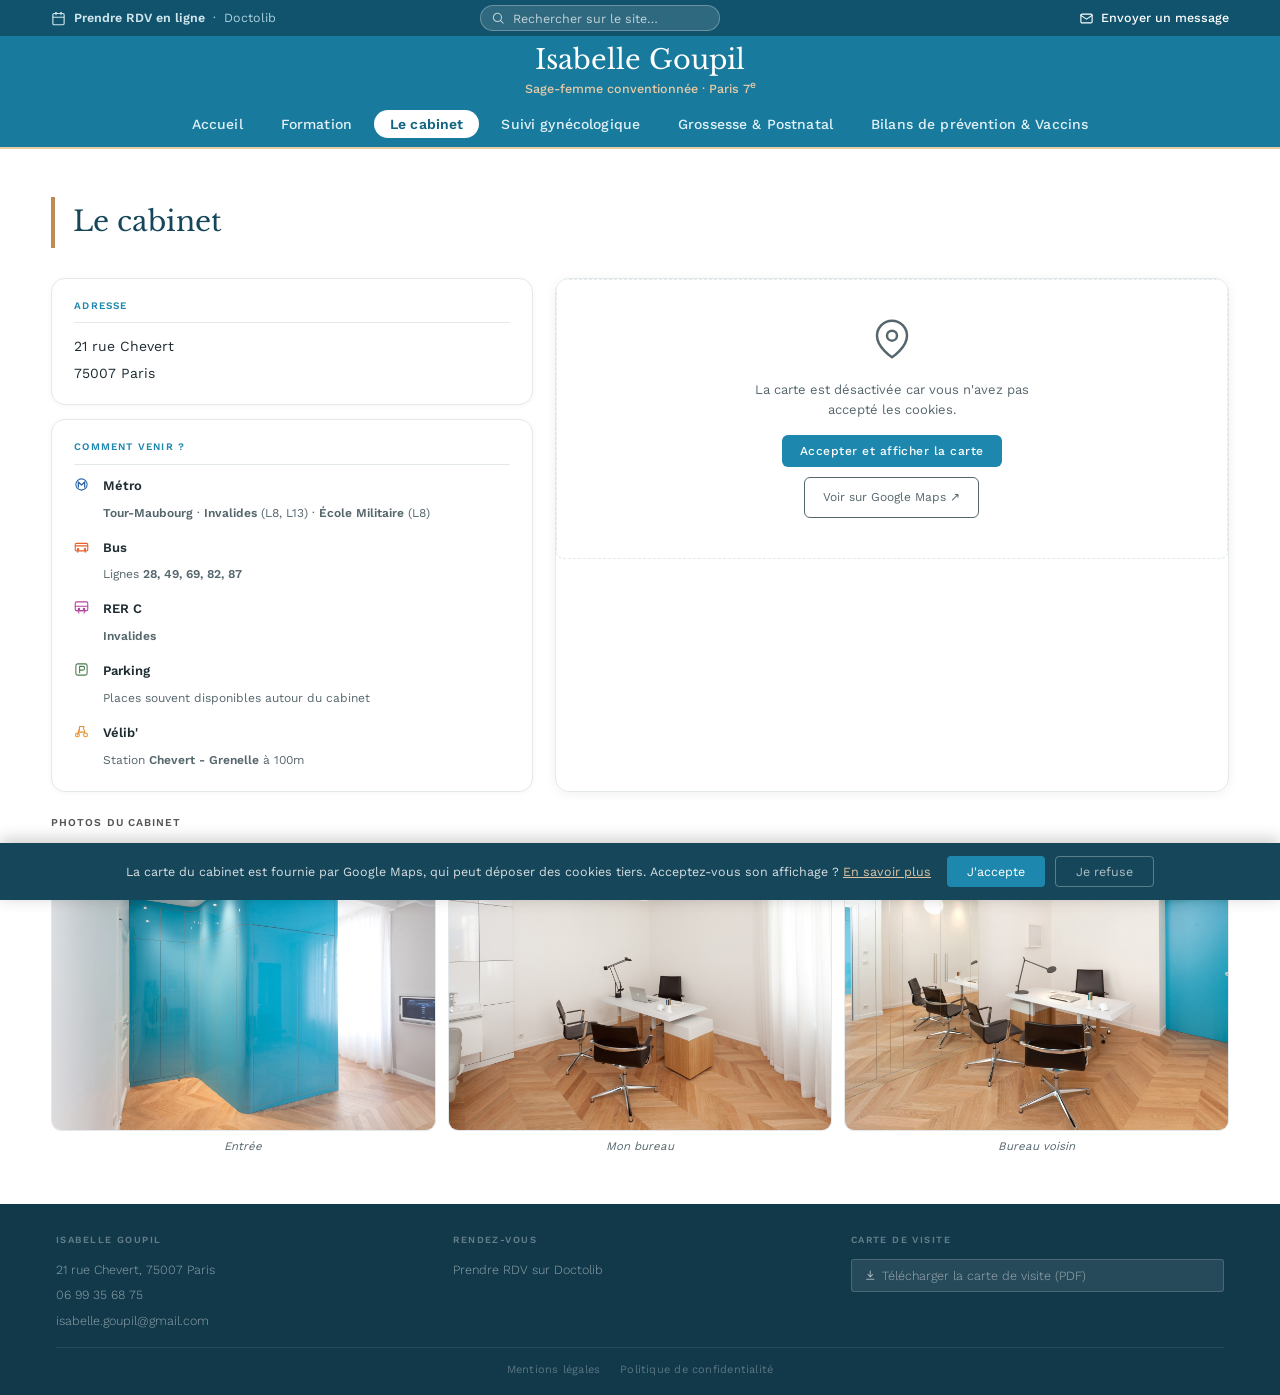
<file: le-cabinet/index.html>
<!DOCTYPE html>
<html lang="fr">
<head>
<meta charset="UTF-8">
<meta name="viewport" content="width=device-width, initial-scale=1.0">
<meta http-equiv="Content-Security-Policy" content="default-src 'self'; script-src 'self' 'unsafe-inline'; style-src 'self' 'unsafe-inline'; img-src 'self' data:; font-src 'self'; frame-src https://www.google.com; connect-src 'none'; object-src 'none'; base-uri 'self'; form-action 'none'">
<meta name="google-site-verification" content="EaJxoCCtiZ4vTzZtS2JBBfyW6_cSKPJgnhRqMzBJkp8" />
<title>Le cabinet et accès | Isabelle Goupil, sage-femme Paris 7e</title>
<meta name="description" content="Cabinet d'Isabelle Goupil, sage-femme au 21 rue Chevert, 75007 Paris : plan, accès (métro, bus, RER C, Vélib'), stationnement et photos du cabinet.">
<meta name="author" content="Isabelle Goupil">
<meta name="robots" content="index, follow">
<meta name="language" content="fr">
<link rel="canonical" href="https://isabelle-goupil-sage-femme.fr/le-cabinet/">
<meta property="og:title" content="Le cabinet et accès | Isabelle Goupil, sage-femme Paris 7e">
<meta property="og:description" content="Cabinet d'Isabelle Goupil, sage-femme au 21 rue Chevert, 75007 Paris : plan, accès (métro, bus, RER C, Vélib'), stationnement et photos du cabinet.">
<meta property="og:type" content="website">
<meta property="og:locale" content="fr_FR">
<meta property="og:url" content="https://isabelle-goupil-sage-femme.fr/le-cabinet/">
<meta property="og:image" content="https://isabelle-goupil-sage-femme.fr/docs/partage.jpg">
<meta property="og:image:width" content="1200">
<meta property="og:image:height" content="630">
<meta property="og:image:alt" content="Illustration : une sage-femme en consultation auprès d'une femme enceinte">
<meta name="twitter:card" content="summary_large_image">
<link rel="icon" type="image/svg+xml" href="/docs/icons/favicon.svg">
<link rel="icon" type="image/png" sizes="32x32" href="/docs/icons/favicon-32.png">
<link rel="apple-touch-icon" sizes="180x180" href="/docs/icons/apple-touch-icon.png">
<link rel="manifest" href="/docs/icons/site.webmanifest">
<meta name="theme-color" content="#187a9d">
<link rel="preload" href="/docs/polices/libre-baskerville-normal-variable.woff2" as="font" type="font/woff2" crossorigin>
<link rel="preload" href="/docs/polices/work-sans-normal-variable.woff2" as="font" type="font/woff2" crossorigin>
<style id="polices">
/* Polices hébergées sur le site (aucun appel à Google) */
@font-face{font-family:'Libre Baskerville';font-style:normal;font-weight:400 700;font-display:swap;src:url(/docs/polices/libre-baskerville-normal-variable.woff2) format('woff2');}
@font-face{font-family:'Libre Baskerville';font-style:italic;font-weight:400;font-display:swap;src:url(/docs/polices/libre-baskerville-italic-400.woff2) format('woff2');}
@font-face{font-family:'Work Sans';font-style:normal;font-weight:300 600;font-display:swap;src:url(/docs/polices/work-sans-normal-variable.woff2) format('woff2');}
</style>
<link rel="stylesheet" href="/docs/site.css?v=15">
</head>
<body>
<div class="wrap">

<!-- BANDE DU HAUT (fixe au défilement) : rendez-vous, recherche, adresse -->
<div class="topline" id="topline">
  <a class="top-rdv" href="https://www.doctolib.fr/sage-femme/paris/isabelle-goupil" target="_blank" rel="noopener"><svg class="ic" viewBox="0 0 24 24" aria-hidden="true"><rect x="3" y="4" width="18" height="18" rx="2"/><line x1="16" y1="2" x2="16" y2="6"/><line x1="8" y1="2" x2="8" y2="6"/><line x1="3" y1="10" x2="21" y2="10"/></svg><span>Prendre RDV en ligne</span><em>Doctolib</em></a>
  <div class="top-search">
    <svg class="ic" viewBox="0 0 24 24" aria-hidden="true"><circle cx="11" cy="11" r="7"/><line x1="16.5" y1="16.5" x2="21" y2="21"/></svg>
    <input type="text" id="search-input" placeholder="Rechercher sur le site…" autocomplete="off" oninput="doSearch(this.value)" onkeydown="if(event.key==='Enter')doSearch(this.value)">
    <div class="search-results" id="search-results"></div>
  </div>
  <div class="topline-info">
    <a class="msg" href="https://www.doctolib.fr/sage-femme/paris/isabelle-goupil/patient-request/master-patient?messagingProfileId=eyJfcmFpbHMiOnsibWVzc2FnZSI6Ik1UazNPVGc0IiwiZXhwIjpudWxsLCJwdXIiOiJwYXRpZW50X21lc3NhZ2luZ19wcm8vcHJvZmlsZSJ9fQ--f6b1bf1efeb321bc8afe484d61c21fda6fbddc1fa0fd2a10f3e3b7171924ca48&amp;category=message" target="_blank" rel="noopener"><svg class="ic" viewBox="0 0 24 24" aria-hidden="true"><rect x="3" y="5" width="18" height="14" rx="2"/><polyline points="3,7 12,13 21,7"/></svg><span>Envoyer un message</span></a>
  </div>
</div>

<!-- EN-TÊTE : nom (disparaît au défilement) -->
<div class="brand-row">
  <button class="burger" type="button" aria-label="Ouvrir le menu" onclick="toggleMenu()"><span></span><span></span><span></span></button>
  <a class="brand" href="/">
    <span class="brand-name">Isabelle Goupil</span>
    <span class="brand-sub">Sage-femme conventionnée · Paris 7<sup>e</sup></span>
  </a>
  <button class="m-search" type="button" aria-label="Rechercher sur le site" onclick="toggleSearch()"><svg class="ic" viewBox="0 0 24 24" aria-hidden="true"><circle cx="11" cy="11" r="7"/><line x1="16.5" y1="16.5" x2="21" y2="21"/></svg></button>
  <a class="header-rdv" href="https://www.doctolib.fr/sage-femme/paris/isabelle-goupil" target="_blank" rel="noopener"><span class="rdv-long">Prendre rendez-vous</span><span class="rdv-short">Rendez-vous</span></a>
</div>

<!-- NAVIGATION (collée sous la bande du haut ; menu déroulant sur mobile) -->
<div class="sticky-nav">
  <nav class="nav-bar">
    <a href="/">Accueil</a>
    <a href="/formation/">Formation</a>
    <a href="/le-cabinet/" class="active" aria-current="page">Le cabinet</a>
    <a href="/suivi-gynecologique/">Suivi gynécologique</a>
    <a href="/grossesse-postnatal/">Grossesse &amp; Postnatal</a>
    <a href="/bilans-prevention-vaccins/">Bilans de prévention &amp; Vaccins</a>
  </nav>
  <div class="menu-info">
    <a class="msg" href="https://www.doctolib.fr/sage-femme/paris/isabelle-goupil/patient-request/master-patient?messagingProfileId=eyJfcmFpbHMiOnsibWVzc2FnZSI6Ik1UazNPVGc0IiwiZXhwIjpudWxsLCJwdXIiOiJwYXRpZW50X21lc3NhZ2luZ19wcm8vcHJvZmlsZSJ9fQ--f6b1bf1efeb321bc8afe484d61c21fda6fbddc1fa0fd2a10f3e3b7171924ca48&amp;category=message" target="_blank" rel="noopener"><svg class="ic" viewBox="0 0 24 24" aria-hidden="true"><rect x="3" y="5" width="18" height="14" rx="2"/><polyline points="3,7 12,13 21,7"/></svg><span>Envoyer un message</span></a>
  </div>
</div>
<div class="menu-veil" onclick="toggleMenu(false)"></div>

<!-- ===== PAGE 3 : CABINET ===== -->
<div class="page active" id="page-cabinet">
  <h1 class="page-title">Le cabinet</h1>
  <div class="cabinet-layout scroll-reveal">
    <div class="cab-left">
      <div class="info-block">
        <div class="block-label">Adresse</div>
        <p style="font-family:var(--f-body);font-size:14px;line-height:1.9;color:var(--text);">21 rue Chevert<br>75007 Paris</p>
      </div>
      <div class="info-block">
        <div class="block-label">Comment venir ?</div>
        <div class="t-item">
          <div class="t-ico"><svg viewBox="0 0 24 24" stroke="#2962a3"><circle cx="12" cy="12" r="9"/><path d="M7 16V8l5 5 5-5v8" stroke-width="2"/></svg></div>
          <div class="t-text"><strong>Métro</strong><span><b>Tour-Maubourg</b> · <b>Invalides</b> (L8, L13) · <b>École Militaire</b> (L8)</span></div>
        </div>
        <div class="t-item">
          <div class="t-ico"><svg viewBox="0 0 24 24" stroke="#e85d2a"><rect x="2" y="7" width="20" height="12" rx="2"/><path d="M2 11h20M6 19v2M18 19v2"/><circle cx="6.5" cy="16.5" r="1.1"/><circle cx="17.5" cy="16.5" r="1.1"/></svg></div>
          <div class="t-text"><strong>Bus</strong><span>Lignes <b>28, 49, 69, 82, 87</b></span></div>
        </div>
        <div class="t-item">
          <div class="t-ico"><svg viewBox="0 0 24 24" stroke="#b5459b"><rect x="2" y="3" width="20" height="14" rx="2"/><path d="M2 10h20M8 21l-2-4h12l-2 4"/><circle cx="8" cy="14.5" r="1.1"/><circle cx="16" cy="14.5" r="1.1"/></svg></div>
          <div class="t-text"><strong>RER C</strong><span><b>Invalides</b></span></div>
        </div>
        <div class="t-item">
          <div class="t-ico"><svg viewBox="0 0 24 24" stroke="#4a7c4e"><rect x="3" y="3" width="18" height="18" rx="3"/><path d="M9 17V7h5a3 3 0 0 1 0 6H9"/></svg></div>
          <div class="t-text"><strong>Parking</strong><span>Places souvent disponibles autour du cabinet</span></div>
        </div>
        <div class="t-item">
          <div class="t-ico"><svg viewBox="0 0 24 24" stroke="#e8902a"><circle cx="5.5" cy="17.5" r="3"/><circle cx="18.5" cy="17.5" r="3"/><path d="M15 6a1 1 0 0 0 0-2H9l-1.5 9h10L15 7"/><path d="M5.5 17.5L9 8"/></svg></div>
          <div class="t-text"><strong>Vélib'</strong><span>Station <b>Chevert - Grenelle</b> à 100m</span></div>
        </div>
      </div>
    </div>
    <div class="map-frame">
      <div id="mapContainer">
        <div id="mapPlaceholder" class="map-placeholder">
          <div class="map-ph-inner">
            <svg width="40" height="40" viewBox="0 0 24 24" fill="none" stroke="currentColor" stroke-width="1.5" stroke-linecap="round" stroke-linejoin="round" style="color:var(--muted);margin-bottom:12px;"><path d="M21 10c0 7-9 13-9 13s-9-6-9-13a9 9 0 0 1 18 0z"/><circle cx="12" cy="10" r="3"/></svg>
            <p>La carte est désactivée car vous n'avez pas accepté les cookies.</p>
            <div style="display:flex;gap:10px;flex-wrap:wrap;justify-content:center;margin-top:4px;">
              <button class="map-ph-btn" onclick="acceptCookiesAndLoadMap()">Accepter et afficher la carte</button>
              <a href="https://maps.google.com/?q=21+Rue+Chevert+75007+Paris" target="_blank" rel="noopener" class="map-ph-link">Voir sur Google Maps ↗</a>
            </div>
          </div>
        </div>
      </div>
    </div>
  </div>
  <h3 style="font-family:var(--f-body);font-size:10.5px;color:#555;letter-spacing:.1em;text-transform:uppercase;margin-bottom:11px;font-weight:700;" class="scroll-reveal">Photos du cabinet</h3>
  <div class="photos-grid scroll-reveal delay-1">
    <div class="photo-item">
      <img class="cabinet-photo" src="/docs/photo_cabinet_entree.jpeg" alt="Entrée du cabinet" onerror="this.style.background='#e8f0e9';">
      <span class="photo-caption">Entrée</span>
    </div>
    <div class="photo-item">
      <img class="cabinet-photo" src="/docs/photo_cabinet_bureau.jpeg" alt="Bureau d'Isabelle Goupil" onerror="this.style.background='#e8f0e9';">
      <span class="photo-caption">Mon bureau</span>
    </div>
    <div class="photo-item">
      <img class="cabinet-photo" src="/docs/photo_cabinet_bureau2.jpeg" alt="Bureau voisin, au cabinet" onerror="this.style.background='#e8f0e9';">
      <span class="photo-caption">Bureau voisin</span>
    </div>
  </div>
</div>

<!-- MODALE : MENTIONS LÉGALES -->
<div class="modal-overlay" id="modal-mentions">
  <div class="modal-box">
    <div class="modal-header">
      <h2>Mentions légales</h2>
      <button class="modal-close" onclick="closeModal('modal-mentions')">✕</button>
    </div>
    <div class="modal-body">
      <h3>Responsable de la publication</h3>
      <p><strong>Isabelle Goupil</strong>, Sage-Femme diplômée d'État<br>
      Exercice libéral : 21 rue Chevert, 75007 Paris<br>
      Tél. : 06 99 35 68 75<br>
      Email : <a href="mailto:isabelle.goupil@gmail.com">isabelle.goupil@gmail.com</a></p>

      <h3>Inscription ordinale</h3>
      <p>Inscrite à l'Ordre National des Sages-Femmes, section département de Paris.</p>

      <h3>Conception et développement du site</h3>
      <p><strong>Léo Guihard</strong><br>
      Email : <a href="mailto:guihardleo@gmail.com">guihardleo@gmail.com</a></p>

      <h3>Hébergement du site</h3>
      <p><strong>GitHub, Inc.</strong><br>
       88 Colin P Kelly Jr St, San Francisco, CA 94107, États-Unis<br>
      Site web : <a href="https://github.com" target="_blank" rel="noopener">github.com</a><br>
      Service : <a href="https://pages.github.com" target="_blank" rel="noopener">GitHub Pages</a>, hébergement statique gratuit</p>

      <h3>Propriété intellectuelle</h3>
      <p>L'ensemble des contenus présents sur ce site (textes, structure, visuels) est la propriété exclusive d'Isabelle Goupil, sauf mention contraire. Toute reproduction, même partielle, est interdite sans autorisation préalable.</p>

      <h3>Responsabilité</h3>
      <p>Les informations publiées sur ce site ont un caractère purement informatif et ne se substituent en aucun cas à une consultation médicale ou paramédicale. Isabelle Goupil ne saurait être tenue responsable de l'interprétation des informations contenues sur ce site.</p>

      <h3>Liens externes</h3>
      <p>Ce site peut contenir des liens vers des sites tiers (Doctolib, Ameli.fr, etc.). Isabelle Goupil n'est pas responsable du contenu de ces sites externes.</p>

      <hr class="legal-sep">
      <p style="font-size:12px;color:#999;">Dernière mise à jour : septembre 2026</p>
    </div>
  </div>
</div>

<!-- MODALE : POLITIQUE DE CONFIDENTIALITÉ -->
<div class="modal-overlay" id="modal-confidentialite">
  <div class="modal-box">
    <div class="modal-header">
      <h2>Politique de confidentialité</h2>
      <button class="modal-close" onclick="closeModal('modal-confidentialite')">✕</button>
    </div>
    <div class="modal-body">
      <h3>Responsable du traitement</h3>
      <p><strong>Isabelle Goupil</strong>, Sage-Femme libérale<br>
      21 rue Chevert, 75007 Paris<br>
      Email : <a href="mailto:isabelle.goupil@gmail.com">isabelle.goupil@gmail.com</a></p>

      <h3>Données collectées</h3>
      <p>Ce site vitrine ne collecte aucune donnée personnelle de façon automatique. Aucun formulaire de contact ni outil d'analyse n'est utilisé.<br><br><strong>Google Maps</strong> : la page « Le cabinet » intègre une carte Google Maps, chargée uniquement après votre consentement explicite. En cas d'acceptation, Google peut déposer des cookies de fonctionnement sur votre appareil, soumis à la <a href="https://policies.google.com/privacy" target="_blank" rel="noopener" style="color:var(--rose);">politique de confidentialité de Google</a>. Vous pouvez refuser ce chargement via la bannière de consentement : un lien externe vers Google Maps vous est alors proposé en remplacement.</p>
      <p>Les prises de rendez-vous sont réalisées via la plateforme <strong>Doctolib</strong>, soumise à sa propre politique de confidentialité, consultable sur <a href="https://www.doctolib.fr/terms/privacy" target="_blank" rel="noopener">doctolib.fr</a>.</p>

      <h3>Données de santé</h3>
      <p>Dans le cadre des consultations, des données de santé à caractère personnel sont collectées et traitées par Isabelle Goupil en tant que professionnelle de santé, dans le strict respect du <strong>secret médical</strong> et du <strong>RGPD (Règlement Général sur la Protection des Données)</strong>.</p>
      <p>Ces données sont conservées dans un logiciel métier sécurisé et hébergé par un <strong>Hébergeur de Données de Santé (HDS) agréé</strong>, conformément à l'article L.1111-8 du Code de la santé publique.</p>

      <h3>Durée de conservation</h3>
      <p>Les données médicales sont conservées pendant <strong>20 ans</strong> à compter de la dernière consultation, conformément à la réglementation en vigueur.</p>

      <h3>Vos droits</h3>
      <p>Conformément au RGPD, vous disposez des droits suivants concernant vos données personnelles :</p>
      <p>→ Droit d'accès à vos données<br>
      → Droit de rectification<br>
      → Droit à l'effacement (dans les limites légales applicables aux données de santé)<br>
      → Droit à la limitation du traitement<br>
      → Droit à la portabilité</p>
      <p>Pour exercer ces droits, contactez : <a href="mailto:isabelle.goupil@gmail.com">isabelle.goupil@gmail.com</a></p>
      <p>En cas de réclamation, vous pouvez saisir la <strong>CNIL</strong> : <a href="https://www.cnil.fr" target="_blank" rel="noopener">cnil.fr</a></p>

      <h3>Cookies</h3>
      <p>Ce site n'utilise aucun cookie de traçage, de publicité ou d'analyse. La carte Google Maps intégrée peut déposer des cookies tiers lors de son affichage ; vous pouvez les bloquer via les paramètres de votre navigateur.</p>

      <hr class="legal-sep">
      <p style="font-size:12px;color:#999;">Dernière mise à jour : septembre 2026</p>
    </div>
  </div>
</div>

<!-- FOOTER -->
<footer class="footer">
  <div class="footer-grid">
    <div class="footer-col">
      <h4>Isabelle Goupil</h4>
      <p>21 rue Chevert, 75007 Paris</p>
      <a href="tel:+33699356875">06 99 35 68 75</a>
      <p>isabelle.goupil@gmail.com</p>
    </div>
    <div class="footer-col">
      <h4>Rendez-vous</h4>
      <a href="https://www.doctolib.fr/sage-femme/paris/isabelle-goupil" target="_blank" rel="noopener">Prendre RDV sur Doctolib</a>
    </div>
    <div class="footer-col">
      <h4>Carte de visite</h4>
      <a class="cv-dl-btn" href="/docs/carte_visite.pdf" target="_blank" rel="noopener"><svg class="ico" viewBox="0 0 24 24" aria-hidden="true"><path d="M12 4v11"/><path d="M7.5 10.5 12 15l4.5-4.5"/><path d="M5 19.5h14"/></svg>Télécharger la carte de visite (PDF)</a>
    </div>
  </div>
  <div class="footer-scroll-hint" id="footerDots">
    <span></span><span></span><span></span>
  </div>
  <div class="footer-bottom">
    <div class="footer-links">
      <a href="#" onclick="openModal('modal-mentions');return false;">Mentions légales</a>
      <a href="#" onclick="openModal('modal-confidentialite');return false;">Politique de confidentialité</a>
    </div>
  </div>
</footer>

</div><!-- fin .wrap -->

<!-- Bandeau consentement cookies -->
<div class="cookie-banner" id="cookieBanner">
  <p>La carte du cabinet est fournie par Google Maps, qui peut déposer des cookies tiers. Acceptez-vous son affichage ? 
  <a onclick="openModal('modal-confidentialite');return false;" href="#">En savoir plus</a></p>
  <div class="cookie-btns">
    <button class="cookie-btn" onclick="acceptCookies()">J'accepte</button>
    <button class="cookie-btn-refuse" onclick="refuseCookies()">Je refuse</button>
  </div>
</div>
<script src="/docs/site.js?v=15"></script>
</body>
</html>
</file>
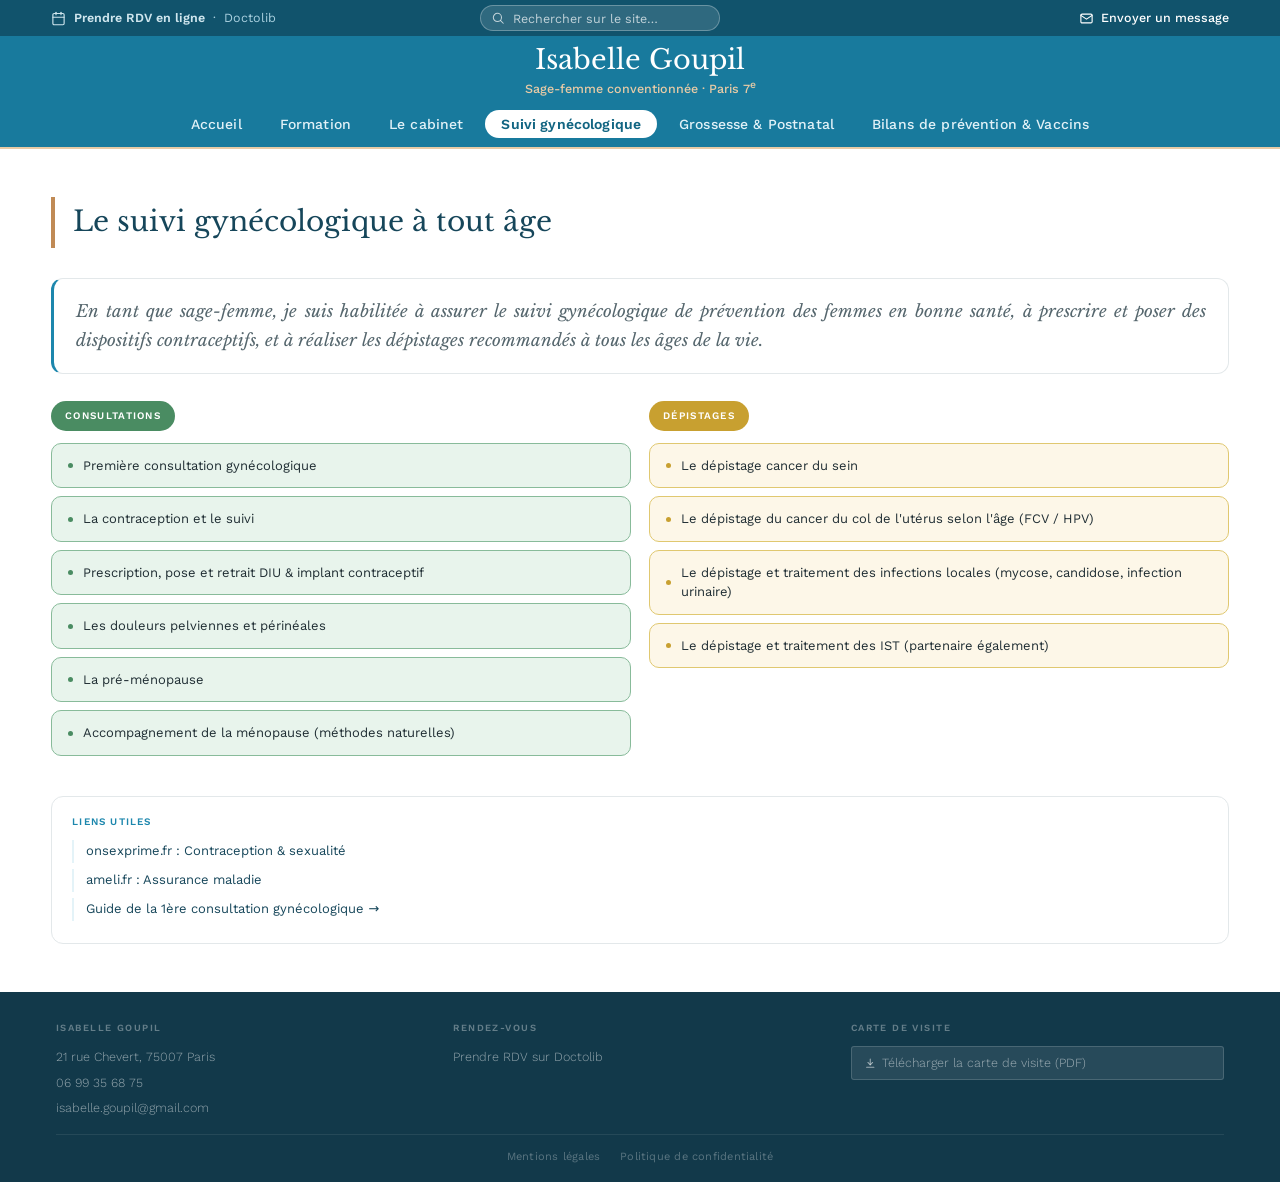
<file: suivi-gynecologique/index.html>
<!DOCTYPE html>
<html lang="fr">
<head>
<meta charset="UTF-8">
<meta name="viewport" content="width=device-width, initial-scale=1.0">
<meta http-equiv="Content-Security-Policy" content="default-src 'self'; script-src 'self' 'unsafe-inline'; style-src 'self' 'unsafe-inline'; img-src 'self' data:; font-src 'self'; frame-src https://www.google.com; connect-src 'none'; object-src 'none'; base-uri 'self'; form-action 'none'">
<meta name="google-site-verification" content="EaJxoCCtiZ4vTzZtS2JBBfyW6_cSKPJgnhRqMzBJkp8" />
<title>Suivi gynécologique | Isabelle Goupil, sage-femme Paris 7e</title>
<meta name="description" content="Suivi gynécologique de prévention à Paris 7e : première consultation, contraception (DIU, implant), dépistages, ménopause, douleurs pelviennes.">
<meta name="author" content="Isabelle Goupil">
<meta name="robots" content="index, follow">
<meta name="language" content="fr">
<link rel="canonical" href="https://isabelle-goupil-sage-femme.fr/suivi-gynecologique/">
<meta property="og:title" content="Suivi gynécologique | Isabelle Goupil, sage-femme Paris 7e">
<meta property="og:description" content="Suivi gynécologique de prévention à Paris 7e : première consultation, contraception (DIU, implant), dépistages, ménopause, douleurs pelviennes.">
<meta property="og:type" content="website">
<meta property="og:locale" content="fr_FR">
<meta property="og:url" content="https://isabelle-goupil-sage-femme.fr/suivi-gynecologique/">
<meta property="og:image" content="https://isabelle-goupil-sage-femme.fr/docs/partage.jpg">
<meta property="og:image:width" content="1200">
<meta property="og:image:height" content="630">
<meta property="og:image:alt" content="Illustration : une sage-femme en consultation auprès d'une femme enceinte">
<meta name="twitter:card" content="summary_large_image">
<link rel="icon" type="image/svg+xml" href="/docs/icons/favicon.svg">
<link rel="icon" type="image/png" sizes="32x32" href="/docs/icons/favicon-32.png">
<link rel="apple-touch-icon" sizes="180x180" href="/docs/icons/apple-touch-icon.png">
<link rel="manifest" href="/docs/icons/site.webmanifest">
<meta name="theme-color" content="#187a9d">
<link rel="preload" href="/docs/polices/libre-baskerville-normal-variable.woff2" as="font" type="font/woff2" crossorigin>
<link rel="preload" href="/docs/polices/work-sans-normal-variable.woff2" as="font" type="font/woff2" crossorigin>
<style id="polices">
/* Polices hébergées sur le site (aucun appel à Google) */
@font-face{font-family:'Libre Baskerville';font-style:normal;font-weight:400 700;font-display:swap;src:url(/docs/polices/libre-baskerville-normal-variable.woff2) format('woff2');}
@font-face{font-family:'Libre Baskerville';font-style:italic;font-weight:400;font-display:swap;src:url(/docs/polices/libre-baskerville-italic-400.woff2) format('woff2');}
@font-face{font-family:'Work Sans';font-style:normal;font-weight:300 600;font-display:swap;src:url(/docs/polices/work-sans-normal-variable.woff2) format('woff2');}
</style>
<link rel="stylesheet" href="/docs/site.css?v=15">
</head>
<body>
<div class="wrap">

<!-- BANDE DU HAUT (fixe au défilement) : rendez-vous, recherche, adresse -->
<div class="topline" id="topline">
  <a class="top-rdv" href="https://www.doctolib.fr/sage-femme/paris/isabelle-goupil" target="_blank" rel="noopener"><svg class="ic" viewBox="0 0 24 24" aria-hidden="true"><rect x="3" y="4" width="18" height="18" rx="2"/><line x1="16" y1="2" x2="16" y2="6"/><line x1="8" y1="2" x2="8" y2="6"/><line x1="3" y1="10" x2="21" y2="10"/></svg><span>Prendre RDV en ligne</span><em>Doctolib</em></a>
  <div class="top-search">
    <svg class="ic" viewBox="0 0 24 24" aria-hidden="true"><circle cx="11" cy="11" r="7"/><line x1="16.5" y1="16.5" x2="21" y2="21"/></svg>
    <input type="text" id="search-input" placeholder="Rechercher sur le site…" autocomplete="off" oninput="doSearch(this.value)" onkeydown="if(event.key==='Enter')doSearch(this.value)">
    <div class="search-results" id="search-results"></div>
  </div>
  <div class="topline-info">
    <a class="msg" href="https://www.doctolib.fr/sage-femme/paris/isabelle-goupil/patient-request/master-patient?messagingProfileId=eyJfcmFpbHMiOnsibWVzc2FnZSI6Ik1UazNPVGc0IiwiZXhwIjpudWxsLCJwdXIiOiJwYXRpZW50X21lc3NhZ2luZ19wcm8vcHJvZmlsZSJ9fQ--f6b1bf1efeb321bc8afe484d61c21fda6fbddc1fa0fd2a10f3e3b7171924ca48&amp;category=message" target="_blank" rel="noopener"><svg class="ic" viewBox="0 0 24 24" aria-hidden="true"><rect x="3" y="5" width="18" height="14" rx="2"/><polyline points="3,7 12,13 21,7"/></svg><span>Envoyer un message</span></a>
  </div>
</div>

<!-- EN-TÊTE : nom (disparaît au défilement) -->
<div class="brand-row">
  <button class="burger" type="button" aria-label="Ouvrir le menu" onclick="toggleMenu()"><span></span><span></span><span></span></button>
  <a class="brand" href="/">
    <span class="brand-name">Isabelle Goupil</span>
    <span class="brand-sub">Sage-femme conventionnée · Paris 7<sup>e</sup></span>
  </a>
  <button class="m-search" type="button" aria-label="Rechercher sur le site" onclick="toggleSearch()"><svg class="ic" viewBox="0 0 24 24" aria-hidden="true"><circle cx="11" cy="11" r="7"/><line x1="16.5" y1="16.5" x2="21" y2="21"/></svg></button>
  <a class="header-rdv" href="https://www.doctolib.fr/sage-femme/paris/isabelle-goupil" target="_blank" rel="noopener"><span class="rdv-long">Prendre rendez-vous</span><span class="rdv-short">Rendez-vous</span></a>
</div>

<!-- NAVIGATION (collée sous la bande du haut ; menu déroulant sur mobile) -->
<div class="sticky-nav">
  <nav class="nav-bar">
    <a href="/">Accueil</a>
    <a href="/formation/">Formation</a>
    <a href="/le-cabinet/">Le cabinet</a>
    <a href="/suivi-gynecologique/" class="active" aria-current="page">Suivi gynécologique</a>
    <a href="/grossesse-postnatal/">Grossesse &amp; Postnatal</a>
    <a href="/bilans-prevention-vaccins/">Bilans de prévention &amp; Vaccins</a>
  </nav>
  <div class="menu-info">
    <a class="msg" href="https://www.doctolib.fr/sage-femme/paris/isabelle-goupil/patient-request/master-patient?messagingProfileId=eyJfcmFpbHMiOnsibWVzc2FnZSI6Ik1UazNPVGc0IiwiZXhwIjpudWxsLCJwdXIiOiJwYXRpZW50X21lc3NhZ2luZ19wcm8vcHJvZmlsZSJ9fQ--f6b1bf1efeb321bc8afe484d61c21fda6fbddc1fa0fd2a10f3e3b7171924ca48&amp;category=message" target="_blank" rel="noopener"><svg class="ic" viewBox="0 0 24 24" aria-hidden="true"><rect x="3" y="5" width="18" height="14" rx="2"/><polyline points="3,7 12,13 21,7"/></svg><span>Envoyer un message</span></a>
  </div>
</div>
<div class="menu-veil" onclick="toggleMenu(false)"></div>

<!-- ===== PAGE 4 : SUIVI GYNÉCOLOGIQUE ===== -->
<div class="page active" id="page-gyneco">
  <h1 class="page-title">Le suivi gynécologique à tout âge</h1>
  <div class="gyneco-intro scroll-reveal">En tant que sage-femme, je suis habilitée à assurer le suivi gynécologique de prévention des femmes en bonne santé, à prescrire et poser des dispositifs contraceptifs, et à réaliser les dépistages recommandés à tous les âges de la vie.</div>
  <div class="gyneco-cols">
    <div>
      <div class="gyn-col-title consult">Consultations</div>
      <div class="gyneco-card c scroll-reveal fast">Première consultation gynécologique</div>
      <div class="gyneco-card c scroll-reveal fast delay-1">La contraception et le suivi</div>
      <div class="gyneco-card c scroll-reveal fast delay-2">Prescription, pose et retrait DIU &amp; implant contraceptif</div>
      <div class="gyneco-card c scroll-reveal fast delay-3">Les douleurs pelviennes et périnéales</div>
      <div class="gyneco-card c scroll-reveal fast delay-4">La pré-ménopause</div>
      <div class="gyneco-card c scroll-reveal fast delay-5">Accompagnement de la ménopause (méthodes naturelles)</div>
    </div>
    <div>
      <div class="gyn-col-title depistage">Dépistages</div>
      <div class="gyneco-card d scroll-reveal fast">Le dépistage cancer du sein</div>
      <div class="gyneco-card d scroll-reveal fast delay-1">Le dépistage du cancer du col de l'utérus selon l'âge (FCV / HPV)</div>
      <div class="gyneco-card d scroll-reveal fast delay-2">Le dépistage et traitement des infections locales (mycose, candidose, infection urinaire)</div>
      <div class="gyneco-card d scroll-reveal fast delay-3">Le dépistage et traitement des IST (partenaire également)</div>
    </div>
  </div>
  <div class="gyneco-links scroll-reveal" style="margin-top:32px;">
    <h3>Liens utiles</h3>
    <a href="https://www.onsexprime.fr" target="_blank" rel="noopener">onsexprime.fr : Contraception &amp; sexualité</a>
    <a href="https://www.ameli.fr" target="_blank" rel="noopener">ameli.fr : Assurance maladie</a>
    <a href="https://www.sparadrap.org/boutique/produit/guide-la-premiere-consultation-gynecologique" target="_blank" rel="noopener">Guide de la 1ère consultation gynécologique →</a>
  </div>
</div>

<!-- MODALE : MENTIONS LÉGALES -->
<div class="modal-overlay" id="modal-mentions">
  <div class="modal-box">
    <div class="modal-header">
      <h2>Mentions légales</h2>
      <button class="modal-close" onclick="closeModal('modal-mentions')">✕</button>
    </div>
    <div class="modal-body">
      <h3>Responsable de la publication</h3>
      <p><strong>Isabelle Goupil</strong>, Sage-Femme diplômée d'État<br>
      Exercice libéral : 21 rue Chevert, 75007 Paris<br>
      Tél. : 06 99 35 68 75<br>
      Email : <a href="mailto:isabelle.goupil@gmail.com">isabelle.goupil@gmail.com</a></p>

      <h3>Inscription ordinale</h3>
      <p>Inscrite à l'Ordre National des Sages-Femmes, section département de Paris.</p>

      <h3>Conception et développement du site</h3>
      <p><strong>Léo Guihard</strong><br>
      Email : <a href="mailto:guihardleo@gmail.com">guihardleo@gmail.com</a></p>

      <h3>Hébergement du site</h3>
      <p><strong>GitHub, Inc.</strong><br>
       88 Colin P Kelly Jr St, San Francisco, CA 94107, États-Unis<br>
      Site web : <a href="https://github.com" target="_blank" rel="noopener">github.com</a><br>
      Service : <a href="https://pages.github.com" target="_blank" rel="noopener">GitHub Pages</a>, hébergement statique gratuit</p>

      <h3>Propriété intellectuelle</h3>
      <p>L'ensemble des contenus présents sur ce site (textes, structure, visuels) est la propriété exclusive d'Isabelle Goupil, sauf mention contraire. Toute reproduction, même partielle, est interdite sans autorisation préalable.</p>

      <h3>Responsabilité</h3>
      <p>Les informations publiées sur ce site ont un caractère purement informatif et ne se substituent en aucun cas à une consultation médicale ou paramédicale. Isabelle Goupil ne saurait être tenue responsable de l'interprétation des informations contenues sur ce site.</p>

      <h3>Liens externes</h3>
      <p>Ce site peut contenir des liens vers des sites tiers (Doctolib, Ameli.fr, etc.). Isabelle Goupil n'est pas responsable du contenu de ces sites externes.</p>

      <hr class="legal-sep">
      <p style="font-size:12px;color:#999;">Dernière mise à jour : septembre 2026</p>
    </div>
  </div>
</div>

<!-- MODALE : POLITIQUE DE CONFIDENTIALITÉ -->
<div class="modal-overlay" id="modal-confidentialite">
  <div class="modal-box">
    <div class="modal-header">
      <h2>Politique de confidentialité</h2>
      <button class="modal-close" onclick="closeModal('modal-confidentialite')">✕</button>
    </div>
    <div class="modal-body">
      <h3>Responsable du traitement</h3>
      <p><strong>Isabelle Goupil</strong>, Sage-Femme libérale<br>
      21 rue Chevert, 75007 Paris<br>
      Email : <a href="mailto:isabelle.goupil@gmail.com">isabelle.goupil@gmail.com</a></p>

      <h3>Données collectées</h3>
      <p>Ce site vitrine ne collecte aucune donnée personnelle de façon automatique. Aucun formulaire de contact ni outil d'analyse n'est utilisé.<br><br><strong>Google Maps</strong> : la page « Le cabinet » intègre une carte Google Maps, chargée uniquement après votre consentement explicite. En cas d'acceptation, Google peut déposer des cookies de fonctionnement sur votre appareil, soumis à la <a href="https://policies.google.com/privacy" target="_blank" rel="noopener" style="color:var(--rose);">politique de confidentialité de Google</a>. Vous pouvez refuser ce chargement via la bannière de consentement : un lien externe vers Google Maps vous est alors proposé en remplacement.</p>
      <p>Les prises de rendez-vous sont réalisées via la plateforme <strong>Doctolib</strong>, soumise à sa propre politique de confidentialité, consultable sur <a href="https://www.doctolib.fr/terms/privacy" target="_blank" rel="noopener">doctolib.fr</a>.</p>

      <h3>Données de santé</h3>
      <p>Dans le cadre des consultations, des données de santé à caractère personnel sont collectées et traitées par Isabelle Goupil en tant que professionnelle de santé, dans le strict respect du <strong>secret médical</strong> et du <strong>RGPD (Règlement Général sur la Protection des Données)</strong>.</p>
      <p>Ces données sont conservées dans un logiciel métier sécurisé et hébergé par un <strong>Hébergeur de Données de Santé (HDS) agréé</strong>, conformément à l'article L.1111-8 du Code de la santé publique.</p>

      <h3>Durée de conservation</h3>
      <p>Les données médicales sont conservées pendant <strong>20 ans</strong> à compter de la dernière consultation, conformément à la réglementation en vigueur.</p>

      <h3>Vos droits</h3>
      <p>Conformément au RGPD, vous disposez des droits suivants concernant vos données personnelles :</p>
      <p>→ Droit d'accès à vos données<br>
      → Droit de rectification<br>
      → Droit à l'effacement (dans les limites légales applicables aux données de santé)<br>
      → Droit à la limitation du traitement<br>
      → Droit à la portabilité</p>
      <p>Pour exercer ces droits, contactez : <a href="mailto:isabelle.goupil@gmail.com">isabelle.goupil@gmail.com</a></p>
      <p>En cas de réclamation, vous pouvez saisir la <strong>CNIL</strong> : <a href="https://www.cnil.fr" target="_blank" rel="noopener">cnil.fr</a></p>

      <h3>Cookies</h3>
      <p>Ce site n'utilise aucun cookie de traçage, de publicité ou d'analyse. La carte Google Maps intégrée peut déposer des cookies tiers lors de son affichage ; vous pouvez les bloquer via les paramètres de votre navigateur.</p>

      <hr class="legal-sep">
      <p style="font-size:12px;color:#999;">Dernière mise à jour : septembre 2026</p>
    </div>
  </div>
</div>

<!-- FOOTER -->
<footer class="footer">
  <div class="footer-grid">
    <div class="footer-col">
      <h4>Isabelle Goupil</h4>
      <p>21 rue Chevert, 75007 Paris</p>
      <a href="tel:+33699356875">06 99 35 68 75</a>
      <p>isabelle.goupil@gmail.com</p>
    </div>
    <div class="footer-col">
      <h4>Rendez-vous</h4>
      <a href="https://www.doctolib.fr/sage-femme/paris/isabelle-goupil" target="_blank" rel="noopener">Prendre RDV sur Doctolib</a>
    </div>
    <div class="footer-col">
      <h4>Carte de visite</h4>
      <a class="cv-dl-btn" href="/docs/carte_visite.pdf" target="_blank" rel="noopener"><svg class="ico" viewBox="0 0 24 24" aria-hidden="true"><path d="M12 4v11"/><path d="M7.5 10.5 12 15l4.5-4.5"/><path d="M5 19.5h14"/></svg>Télécharger la carte de visite (PDF)</a>
    </div>
  </div>
  <div class="footer-scroll-hint" id="footerDots">
    <span></span><span></span><span></span>
  </div>
  <div class="footer-bottom">
    <div class="footer-links">
      <a href="#" onclick="openModal('modal-mentions');return false;">Mentions légales</a>
      <a href="#" onclick="openModal('modal-confidentialite');return false;">Politique de confidentialité</a>
    </div>
  </div>
</footer>

</div><!-- fin .wrap -->

<script src="/docs/site.js?v=15"></script>
</body>
</html>
</file>
<file: docs/site.css>
/* =============================================
   SITE ISABELLE GOUPIL — SAGE-FEMME
   ============================================= */
*{box-sizing:border-box;margin:0;padding:0;}
html{overflow-x:clip;font-size:clamp(14px, 1.1vw, 18px);}
:root{
  --navy:#1e2d3d;--sage:#6b9071;--green:#4f7d5f;--sage-light:#f0f4f0;--sage-mid:#a8c4ab;
  --text:#2a2624;--muted:#6b6460;--white:#fff;--border:#e2ddd8;
  --cream:#fdfaf7;--rose:#c0607a;--rose-light:#fde8f0;
  --accent1:#4a7fa8;--accent2:#8f6baa;--accent3:#c07a5a;--accent4:#a8965a;--accent5:#5a9c8f;
}
body{font-family:var(--f-body);background:#e8e4df;color:var(--text);font-size:16px;line-height:1.75;overflow-x:clip;}
.wrap{width:100%;max-width:1600px;margin:0 auto;background:var(--cream);box-shadow:0 0 60px rgba(0,0,0,0.06);min-height:100vh;display:flex;flex-direction:column;}

/* ── HEADER asymétrique ── */
.hero-header{background:var(--cream);padding:28px 48px 20px;border-bottom:1px solid var(--border);display:flex;align-items:center;gap:0;}
.hero-header-inner{display:flex;align-items:baseline;gap:0;border-left:3px solid var(--rose);padding-left:20px;}
.hero-header-text{display:flex;flex-direction:column;}
.hero-header h1{font-family:var(--f-title);font-size:2.05em;color:var(--navy);font-weight:500;letter-spacing:0.01em;line-height:1.1;}
.hero-header .subtitle{font-family:var(--f-body);font-size:0.72em;color:var(--rose);letter-spacing:0.18em;text-transform:uppercase;margin-top:5px;font-weight:400;}

/* ── STICKY TOP (bandeau RDV — toujours en haut) ── */
.sticky-top{position:sticky;top:0;z-index:101;box-shadow:0 1px 0 rgba(0,0,0,0.08);}
/* ── STICKY NAV ── */
.sticky-nav{position:sticky;top:42px;z-index:100;box-shadow:0 1px 0 rgba(0,0,0,0.06);}
.top-bar{background:var(--navy);display:flex;justify-content:space-between;align-items:center;padding:9px 48px;gap:16px;}
.top-bar a.rdv-link{color:rgba(255,255,255,0.6);text-decoration:none;font-family:var(--f-body);font-size:12.5px;display:flex;align-items:center;gap:7px;white-space:nowrap;font-weight:400;letter-spacing:.01em;}
.top-bar a.rdv-link:hover{color:#fff;}
.rdv-icon{width:13px;height:13px;stroke:rgba(255,255,255,0.55);fill:none;stroke-width:1.8;stroke-linecap:round;stroke-linejoin:round;}
.addr-wrap{display:flex;align-items:center;gap:6px;color:rgba(255,255,255,0.45);font-family:var(--f-body);font-size:11.5px;white-space:nowrap;}
.addr-icon{width:11px;height:11px;stroke:rgba(255,255,255,0.35);fill:none;stroke-width:1.8;stroke-linecap:round;stroke-linejoin:round;}
.top-search{display:flex;align-items:center;flex:1;max-width:240px;margin:0 auto;}
.top-search input{width:100%;border:1px solid rgba(255,255,255,0.12);border-radius:20px;padding:4px 14px;font-size:12px;font-family:var(--f-body);outline:none;background:rgba(255,255,255,0.07);color:#fff;transition:border-color .2s,background .2s;}
.top-search input:focus{border-color:rgba(255,255,255,0.28);background:rgba(255,255,255,0.12);}
.top-search input::placeholder{color:rgba(255,255,255,0.3);}
/* Nav bar */
.nav-bar{background:#fff;display:flex;justify-content:center;border-bottom:1px solid var(--border);}
.nav-bar a{background:none;border:none;padding:14px 20px;font-size:12px;color:var(--muted);cursor:pointer;letter-spacing:0.05em;font-family:var(--f-body);font-weight:500;border-bottom:2px solid transparent;margin-bottom:-1px;transition:color .18s,border-color .18s,background .18s;white-space:nowrap;text-transform:uppercase;}
.nav-bar a:hover{color:var(--navy);border-bottom-color:var(--rose);background:var(--rose-light);}
.nav-bar a.active{color:var(--rose);border-bottom-color:var(--rose);}
.search-results{display:none;background:#fff;border:1px solid var(--border);border-radius:10px;padding:8px 14px;margin:0 48px 4px;font-family:var(--f-body);font-size:13px;position:relative;z-index:10;box-shadow:0 4px 16px rgba(0,0,0,0.08);}
.sr-item{padding:7px 0;border-bottom:1px solid var(--border);cursor:pointer;color:var(--navy);font-size:13px;}
.sr-item:last-child{border-bottom:none;}
.sr-item:hover{color:var(--rose);}

/* PAGES */
.page{display:none;padding:48px clamp(20px,4vw,56px);min-height:500px;background:var(--cream);flex:1;}
.page.active{display:block;}
.page-title{font-family:var(--f-title);font-size:1.75em;color:var(--navy);font-weight:400;font-style:italic;margin-bottom:30px;padding-bottom:14px;border-bottom:1px solid var(--border);}
.section-divider{border:none;border-top:1px solid var(--border);margin:44px 0;}
.bilan-section-title{font-family:var(--f-body);font-size:.78em;color:var(--navy);font-weight:700;letter-spacing:.1em;text-transform:uppercase;margin-bottom:16px;display:flex;align-items:center;gap:10px;}
.bilan-section-title::before{content:'';display:block;width:3px;height:1em;background:var(--rose);border-radius:2px;}

/* ──── PAGE 1 : ACCUEIL ──── */
.home-hero{display:grid;grid-template-columns:1.15fr 0.85fr;gap:34px;align-items:center;margin-bottom:32px;}
.home-hero-text h2{font-family:var(--f-title);font-size:1.42em;color:var(--navy);font-weight:400;font-style:italic;margin-bottom:13px;line-height:1.4;}
.home-hero-text p{color:var(--muted);font-family:var(--f-body);font-size:.95em;line-height:1.85;text-align:justify;font-weight:300;}
.convention-strip{display:inline-flex;align-items:center;gap:7px;background:#f0f6f1;border:1px solid #b8d8ba;border-radius:20px;padding:6px 16px;font-family:var(--f-body);font-size:12.5px;color:#2a4a30;margin-top:14px;font-weight:500;}
.convention-strip span{color:var(--sage);}
.rdv-btn{display:inline-block;background:var(--rose);color:#fff;padding:11px 26px;border-radius:24px;text-decoration:none;font-family:var(--f-body);font-size:13px;letter-spacing:0.04em;margin-top:15px;font-weight:500;transition:background .2s,transform .15s;}
.rdv-btn:hover{background:#a04060;transform:translateY(-1px);}
.home-img{width:100%;max-width:100%;height:auto;object-fit:contain;border-radius:4px;display:block;}
.home-services{display:grid;grid-template-columns:repeat(2,1fr);gap:16px;align-items:start;}
.home-card{border-radius:14px;overflow:hidden;cursor:pointer;transition:box-shadow .25s,transform .2s;}
.home-card:hover{box-shadow:0 8px 28px rgba(0,0,0,0.11);transform:translateY(-3px);}
.home-card-header{padding:0 20px;text-align:center;transition:background .2s;height:88px;display:flex;flex-direction:column;justify-content:center;}
.home-card h3{font-family:var(--f-title);font-size:1em;font-weight:500;letter-spacing:0.01em;margin-bottom:5px;}
.home-card .card-hint{font-family:var(--f-body);font-size:11px;opacity:0.6;letter-spacing:0.02em;}
/* Couleurs par carte */
.home-card.gyneco .home-card-header{background:#f5ece8;border-bottom:2px solid #d9b5a5;}
.home-card.gyneco h3{color:#6b3020;}
.home-card.gyneco .card-hint{color:#6b3020;}
.home-card.gyneco .home-card-body{background:#faf3f0;}
.home-card.grossesse .home-card-header{background:#fde8f0;border-bottom:2px solid #e0a0bc;}
.home-card.grossesse h3{color:#8a2040;}
.home-card.grossesse .card-hint{color:#8a2040;}
.home-card.grossesse .home-card-body{background:#fdf0f5;}
.home-card.bilans .home-card-header{background:#e8edf5;border-bottom:2px solid #9aaecc;}
.home-card.bilans h3{color:#1e3358;}
.home-card.bilans .card-hint{color:#1e3358;}
.home-card.bilans .home-card-body{background:#f0f3f9;}
.home-card.hommes .home-card-header{background:#e8f4ec;border-bottom:2px solid #88bb9a;}
.home-card.hommes h3{color:#1a4030;}
.home-card.hommes .card-hint{color:#1a4030;}
.home-card.hommes .home-card-body{background:#f0f8f3;}

.home-card-body{max-height:0;overflow:hidden;transition:max-height .35s ease,padding .2s;}
.home-card.open .home-card-body{max-height:300px;padding:14px 18px;}
.home-card-body p{font-size:0.85em;color:var(--muted);font-family:var(--f-body);line-height:1.7;}

/* ──── PAGE 2 : FORMATION ──── */
.tl-category{
  margin-bottom:48px;
  padding:22px 32px 20px;
  border-radius:10px;
}
.tl-category.exp-cat{background:#f3e8da;border:1.5px solid #c4956a;box-shadow:0 2px 10px rgba(0,0,0,0.07);}
.tl-category.dip-cat{background:#f4f8fc;border:1px solid #b8cfe0;}
.tl-category.form-cat{background:#fdf8ee;border:1px solid #e0d0a0;}
.tl-cat-header{display:flex;align-items:center;gap:14px;margin-bottom:28px;}
.tl-cat-badge{font-family:var(--f-body);font-size:10.5px;font-weight:600;letter-spacing:.14em;text-transform:uppercase;padding:5px 16px;border-radius:20px;color:#fff;white-space:nowrap;}
.tl-cat-badge.exp{background:#8b6040;}
.tl-cat-badge.dip{background:#3a5a82;}
.tl-cat-badge.form{background:#8b7030;}
.tl-cat-line{display:none;}

/* Frise horizontale — pas de scroll, répartition égale */
.tl-horiz{display:flex;align-items:flex-start;position:relative;padding-bottom:0;}
.tl-horiz::before{content:'';position:absolute;top:7px;left:0;right:0;height:2px;}
.exp-cat .tl-horiz::before{background:#c4a888;}
.dip-cat .tl-horiz::before{background:#88a8c4;}
.form-cat .tl-horiz::before{background:#c4b080;}

/* Nœud */
.tl-node{display:flex;flex-direction:column;align-items:center;flex:1;min-width:0;position:relative;cursor:pointer;padding:0 8px 8px;}
.tl-node-dot{width:16px;height:16px;border-radius:50%;background:#fff;border:2px solid var(--sage-mid);transition:transform .2s,background .2s,border-color .2s;margin-bottom:10px;z-index:1;flex-shrink:0;}
.tl-node:hover .tl-node-dot,.tl-node.open .tl-node-dot{background:var(--accent1);border-color:var(--accent1);transform:scale(1.3);}
.tl-node-content{text-align:center;padding:0 4px;width:100%;}
.tl-node-date{font-family:var(--f-body);font-size:10.5px;color:var(--rose);margin-bottom:3px;font-weight:600;letter-spacing:.03em;}
.tl-node-title{font-family:var(--f-body);font-size:12.5px;color:var(--navy);font-weight:500;line-height:1.35;}
.tl-node:hover .tl-node-title{color:var(--accent1);}
/* Tooltip inline — s'affiche sous le titre, dans le flux, pas en position absolute */
/* Tooltip inline, centré sous le point, contenu dans la catégorie */
.tl-node-tip{
  display:none;
  position:relative;
  margin-top:14px;
  width:180px;
  left:50%;
  transform:translateX(-50%);
  background:#fff;
  border-radius:8px;
  padding:9px 14px;
  font-family:var(--f-body);
  font-size:12.5px;
  color:var(--muted);
  box-shadow:0 4px 16px rgba(0,0,0,0.12);
  line-height:1.6;
  text-align:center;
  border:1px solid rgba(0,0,0,0.09);
  white-space:normal;
  word-break:break-word;
  z-index:10;
}
/* Petite flèche pointant vers le haut (connexion au point) */
.tl-node-tip::before{
  content:'';
  position:absolute;
  top:-7px;
  left:50%;
  transform:translateX(-50%);
  width:0;height:0;
  border-left:7px solid transparent;
  border-right:7px solid transparent;
  border-bottom:7px solid rgba(0,0,0,0.09);
}
.tl-node-tip::after{
  content:'';
  position:absolute;
  top:-6px;
  left:50%;
  transform:translateX(-50%);
  width:0;height:0;
  border-left:6px solid transparent;
  border-right:6px solid transparent;
  border-bottom:6px solid #fff;
}
.tl-node:hover .tl-node-tip,.tl-node.open .tl-node-tip{display:block;}

.ordre-link{display:inline-flex;align-items:center;gap:8px;margin-top:24px;background:#fff;border:1px solid var(--border);border-radius:24px;padding:9px 18px;font-family:var(--f-body);font-size:12.5px;color:var(--navy);text-decoration:none;font-weight:500;transition:border-color .18s,color .18s;}
.ordre-link:hover{border-color:var(--sage);color:var(--sage);}
.ordre-link svg{width:14px;height:14px;stroke:currentColor;fill:none;stroke-width:1.8;stroke-linecap:round;stroke-linejoin:round;}

/* ──── PAGE 3 : CABINET ──── */
.cabinet-layout{display:grid;grid-template-columns:1fr 1.4fr;gap:22px;margin-bottom:22px;align-items:start;}
.cab-left{display:flex;flex-direction:column;gap:14px;}
.info-block{background:#fff;border:1px solid var(--border);border-radius:14px;padding:18px 22px;box-shadow:0 1px 6px rgba(0,0,0,0.04);}
.block-label{font-family:var(--f-body);font-size:10px;font-weight:700;color:var(--rose);letter-spacing:.12em;text-transform:uppercase;margin-bottom:10px;padding-bottom:8px;border-bottom:1px solid var(--border);}
.t-item{display:flex;align-items:flex-start;gap:9px;margin-bottom:11px;}
.t-item:last-child{margin-bottom:0;}
.t-ico{width:20px;flex-shrink:0;display:flex;padding-top:2px;}
.t-ico svg{width:15px;height:15px;fill:none;stroke-width:1.7;stroke-linecap:round;stroke-linejoin:round;}
.t-text strong{color:var(--text);display:block;font-family:var(--f-body);font-size:13px;}
.t-text span{color:var(--muted);font-size:12px;line-height:1.5;font-family:var(--f-body);}
.map-frame{border:1px solid var(--border);border-radius:14px;overflow:hidden;height:100%;min-height:340px;box-shadow:0 2px 12px rgba(0,0,0,0.06);}
#mapsIframe{width:100%;height:100%;border:none;min-height:340px;display:block;}
.photos-grid{display:grid;grid-template-columns:repeat(3,1fr);gap:12px;}
.photo-item{display:flex;flex-direction:column;gap:5px;}
.cabinet-photo{width:100%;aspect-ratio:4/3;object-fit:cover;border-radius:10px;border:1px solid var(--border);}
.photo-caption{font-family:var(--f-body);font-size:11.5px;color:var(--muted);text-align:center;font-style:italic;}

/* ──── PAGE 4 : GYNECO ──── */
.gyneco-intro{font-family:var(--f-title);font-size:1.05em;color:var(--muted);font-style:italic;text-align:justify;line-height:1.75;margin-bottom:26px;padding:18px 22px;background:#fff;border-radius:12px;border-left:3px solid var(--rose);border-top:1px solid var(--border);border-right:1px solid var(--border);border-bottom:1px solid var(--border);}
.gyneco-cols{display:grid;grid-template-columns:1fr 1fr;gap:18px;}
.gyn-col-title{font-family:var(--f-body);font-size:10px;font-weight:700;letter-spacing:.13em;text-transform:uppercase;margin-bottom:12px;padding:6px 14px;border-radius:20px;color:#fff;display:inline-block;}
.gyn-col-title.consult{background:#4a8c62;}
.gyn-col-title.depistage{background:#c8a030;}
.gyneco-card{border-radius:10px;padding:12px 16px;font-family:var(--f-body);font-size:13px;color:var(--text);display:flex;align-items:center;gap:10px;margin-bottom:8px;line-height:1.5;border:1px solid transparent;font-weight:400;}
.gyneco-card.c{background:#e8f4ec;border-color:#88bb9a;}
.gyneco-card.c::before{content:'';width:5px;height:5px;border-radius:50%;background:#4a8c62;flex-shrink:0;}
.gyneco-card.d{background:#fdf7e8;border-color:#e0c870;}
.gyneco-card.d::before{content:'';width:5px;height:5px;border-radius:50%;background:#c8a030;flex-shrink:0;}
.gyneco-links{margin-top:24px;background:#fff;border:1px solid var(--border);border-radius:12px;padding:16px 20px;}
.gyneco-links h3{font-family:var(--f-body);font-size:10px;letter-spacing:.12em;color:var(--rose);margin-bottom:10px;text-transform:uppercase;font-weight:700;}
.gyneco-links a{display:block;color:var(--navy);font-family:var(--f-body);font-size:13px;margin-bottom:6px;text-decoration:none;padding-left:12px;border-left:2px solid var(--rose-light);transition:color .15s,border-color .15s;}
.gyneco-links a:hover{color:var(--rose);border-left-color:var(--rose);}

/* ──── PAGE 5 : GROSSESSE & POSTNATAL ──── */
.section-label{display:inline-block;font-family:var(--f-body);font-size:10.5px;font-weight:700;letter-spacing:.12em;text-transform:uppercase;padding:5px 16px;border-radius:20px;margin-bottom:16px;color:#fff;}
.section-label.pre{background:#2c5f8a;}
.section-label.post{background:#3d7a6e;}
.grossesse-grid{display:grid;grid-template-columns:1fr 1fr;gap:12px;margin-bottom:18px;}
.gc-wrap{position:relative;}
.gc-face{border:1px solid var(--border);border-radius:14px;padding:16px 18px;cursor:pointer;transition:box-shadow .22s,transform .18s;user-select:none;background:#f9fafb;}
.gc-face:hover{box-shadow:0 6px 18px rgba(0,0,0,0.09);transform:translateY(-2px);}
/* 6 couleurs prénatal */
.gc-face.c1{background:#fde8f0;border-color:#e0a0bc;border-left:4px solid #c0607a;}
.gc-face.c2{background:#fdf0ea;border-color:#e0b090;border-left:4px solid #c8845a;}
.gc-face.c3{background:#f5eaf0;border-color:#d090b8;border-left:4px solid #b0608a;}
.gc-face.c4{background:#eef2f8;border-color:#a0b8d8;border-left:4px solid #4a72a8;}
.gc-face.c5{background:#e8f0f8;border-color:#90aacc;border-left:4px solid #4272a8;}
.gc-face.c6{background:#f3eef8;border-color:#c0a8e0;border-left:4px solid #7a5aa0;}
.gc-face h3{font-family:var(--f-body);font-size:.78em;letter-spacing:.09em;text-transform:uppercase;margin-bottom:3px;color:var(--navy);font-weight:600;}
.gc-face .hint{font-family:var(--f-body);font-size:11px;color:var(--muted);font-style:italic;opacity:.7;}
.gc-tarif{display:inline-block;font-family:var(--f-body);font-size:13px;font-weight:700;color:#8a2040;margin-top:6px;letter-spacing:.01em;}
.gc-detail{display:none;background:#fff;border:1px solid var(--border);border-radius:12px;padding:14px 18px;margin-top:6px;font-family:var(--f-body);font-size:13px;color:var(--text);line-height:1.75;box-shadow:0 2px 10px rgba(0,0,0,0.05);}
.gc-detail.open{display:block;}
.gc-detail ul{list-style:none;padding:0;}
.gc-detail ul li{padding:5px 0;border-bottom:1px solid var(--border);display:flex;gap:8px;align-items:flex-start;}
.gc-detail ul li::before{content:'→';color:var(--sage);flex-shrink:0;margin-top:1px;}
.gc-detail ul li:last-child{border-bottom:none;}
/* Postnatal steps */
.pn-steps{display:flex;flex-direction:column;gap:12px;}
.pn-step{display:flex;gap:16px;align-items:flex-start;border-radius:14px;padding:16px 20px;}
.pn-num{width:36px;height:36px;border-radius:50%;display:flex;align-items:center;justify-content:center;font-family:var(--f-title);font-size:15px;flex-shrink:0;color:#fff;font-weight:400;font-style:italic;}
.pn-step.s1{background:#fdf0ea;border-left:4px solid #c8845a;} .pn-step.s1 .pn-num{background:#c8845a;}
.pn-step.s2{background:#f5eaf0;border-left:4px solid #b0608a;} .pn-step.s2 .pn-num{background:#b0608a;}
.pn-step.s3{background:#eef2f8;border-left:4px solid #4a72a8;} .pn-step.s3 .pn-num{background:#4a72a8;}
.pn-step.s4{background:#e8f0f8;border-left:4px solid #4272a8;} .pn-step.s4 .pn-num{background:#4272a8;}
.pn-step.s5{background:#f3eef8;border-left:4px solid #7a5aa0;} .pn-step.s5 .pn-num{background:#7a5aa0;}
.pn-step h3{font-family:var(--f-title);color:var(--navy);margin-bottom:3px;font-size:.95em;font-weight:500;}
.pn-step p{font-family:var(--f-body);font-size:13px;color:var(--muted);text-align:justify;font-weight:300;}

/* ──── PAGE 6 : BILANS & VACCINATIONS ──── */
.bilans-strips{display:flex;flex-direction:column;gap:14px;margin-bottom:28px;}
.bilan-strip{display:flex;align-items:stretch;gap:0;border:1px solid var(--border);border-radius:14px;overflow:hidden;box-shadow:0 2px 8px rgba(0,0,0,0.04);}
.bilan-strip-age{background:var(--navy);color:#fff;padding:16px 22px;width:190px;text-align:center;flex-shrink:0;display:flex;flex-direction:column;align-items:center;justify-content:center;white-space:nowrap;}
.bilan-strip-age strong{display:block;font-family:var(--f-title);font-size:1.35em;font-weight:400;letter-spacing:.02em;}
.bilan-strip-age span{display:block;font-family:var(--f-body);font-size:11px;color:var(--sage-mid);margin-top:3px;letter-spacing:.04em;}
.bilan-strip-body{flex:1;padding:16px 20px;background:#fff;display:flex;align-items:center;gap:14px;flex-wrap:nowrap;}
.bilan-strip-desc{font-family:var(--f-body);font-size:13px;color:var(--muted);flex:1;min-width:0;font-weight:300;}
.bilan-strip-desc strong{color:var(--text);display:block;margin-bottom:3px;}
.bilan-strip-links{display:flex;flex-direction:column;gap:6px;flex-shrink:0;}
.bilan-strip-links a{display:block;text-align:center;padding:6px 13px;border-radius:3px;font-family:var(--f-body);font-size:12px;text-decoration:none;white-space:nowrap;}
.lgbtiq-badge{display:inline-flex;align-items:center;background:linear-gradient(90deg,#e8a0bf,#a8c4f0,#a0e8d0);color:#1a2e4a;padding:7px 18px;border-radius:24px;font-family:var(--f-body);font-size:12.5px;font-weight:500;margin:14px 0 18px;letter-spacing:.02em;}
.quest-block{background:#fff;border:1px solid var(--border);border-radius:12px;padding:14px 18px;margin-top:12px;font-family:var(--f-body);font-size:13px;}
.quest-block p{color:var(--muted);margin-bottom:9px;font-style:italic;font-size:12.5px;}
.quest-block a{display:inline-block;background:var(--accent1);color:#fff;padding:6px 14px;border-radius:3px;font-size:12px;text-decoration:none;margin-right:7px;margin-bottom:4px;}
.quest-block a.ameli{background:var(--green);}
.quest-block a:hover{opacity:.85;}
.vacc-section{background:#fff;border:1px solid var(--border);border-radius:14px;padding:24px 28px;box-shadow:0 2px 8px rgba(0,0,0,0.04);}
.vacc-table{width:100%;border-collapse:collapse;font-family:var(--f-body);font-size:13px;}
.vacc-table th{background:var(--navy);color:#fff;padding:10px 14px;text-align:left;font-weight:600;font-size:11px;letter-spacing:.06em;text-transform:uppercase;}
.vacc-table td{padding:9px 13px;border-bottom:1px solid var(--border);vertical-align:top;color:var(--text);}
.vacc-table tr:nth-child(even) td{background:#e8f5eb;}
.vacc-table td:first-child{font-weight:600;color:var(--navy);white-space:nowrap;}
.vacc-note{font-family:var(--f-body);font-size:11.5px;color:var(--muted);margin-top:12px;font-style:italic;}


/* =============================================
   RESPONSIVE MOBILE — max 768px
   ============================================= */
@media (max-width: 768px) {

  /* ── Header ── */
  .hero-header{padding:16px 18px 10px;}
  .hero-header h1{font-size:1.35em;}

  /* ── Bandeau top : empile RDV / recherche / adresse ── */
  .top-bar{flex-direction:column;align-items:stretch;padding:10px 16px;gap:8px;}
  .top-bar a.rdv-link{justify-content:center;font-size:13px;}
  .top-search{max-width:100%;margin:0;}
  .addr-wrap{justify-content:center;font-size:11px;}
  .sticky-nav{top:0;}  /* nav colle en haut, top-bar n'est plus sticky sur mobile */
  .sticky-top{position:relative;}  /* laisse défiler le bandeau RDV sur mobile */

  /* ── Nav : scroll horizontal ── */
  .nav-bar{justify-content:flex-start;overflow-x:auto;-webkit-overflow-scrolling:touch;flex-wrap:nowrap;}
  .nav-bar a{padding:11px 14px;font-size:11.5px;flex-shrink:0;}

  /* ── Résultats recherche ── */
  .search-results{margin:0 10px 3px;}

  /* ── Pages : padding réduit ── */
  .page{padding:24px 16px;}
  .page-title{font-size:1.3em;}

  /* ── Accueil : hero en colonne, image cachée ── */
  .home-hero{grid-template-columns:1fr;gap:16px;}
  .home-img{display:none;}
  .home-hero-text h2{font-size:1.15em;}

  /* ── Accueil : cartes en colonne ── */
  .home-services{grid-template-columns:1fr;}

  /* ── Formation : frise en colonne ── */
  .tl-category{padding:16px 14px;}
  .tl-horiz{flex-direction:column-reverse;gap:0;}
  .tl-horiz::before{display:none;}
  .tl-node{flex-direction:row;align-items:flex-start;gap:12px;padding:10px 0;border-bottom:1px solid var(--border);}
  .tl-node:first-child{border-bottom:none;}
  .tl-node:last-child{border-bottom:1px solid var(--border);}
  .tl-node-dot{margin-bottom:0;margin-top:2px;flex-shrink:0;}
  .tl-node-content{text-align:left;}
  .tl-node-tip{width:100%;left:0;transform:none;margin-top:8px;}

  /* ── Cabinet : colonne ── */
  .cabinet-layout{grid-template-columns:1fr;}
  .map-frame{min-height:220px;}
  .map-frame iframe{min-height:220px;}
  .photos-grid{grid-template-columns:1fr 1fr;}

  /* ── Gynéco : colonne ── */
  .gyneco-cols{grid-template-columns:1fr;}

  /* ── Grossesse : colonne ── */
  .grossesse-grid{grid-template-columns:1fr;}

  /* ── Bilans strips : empile âge + corps ── */
  .bilan-strip{flex-direction:column;}
  .bilan-strip-age{width:100%;padding:12px 16px;flex-direction:row;justify-content:center;gap:10px;white-space:normal;}
  .bilan-strip-body{flex-wrap:wrap;}
  .bilan-strip-links{flex-direction:row;flex-wrap:wrap;}

  /* ── Tableau vaccins : police réduite ── */
  .vacc-table{font-size:11.5px;}
  .vacc-table th,.vacc-table td{padding:7px 8px;}
  .vacc-table td:first-child{white-space:normal;}
  .vacc-section{padding:14px 12px;}

  /* ── Footer : colonne ── */
  .footer{padding:16px 16px 10px;}
  .footer-grid{grid-template-columns:1fr;gap:14px;}
}

/* ── Très petits écrans ── */
@media (max-width: 400px) {
  .nav-bar a{padding:10px 10px;font-size:10.5px;}
  .page{padding:18px 12px;}
  .photos-grid{grid-template-columns:1fr;}
}


/* ── MODALES LÉGALES ── */
.modal-overlay{display:none;position:fixed;inset:0;background:rgba(0,0,0,0.45);z-index:200;align-items:center;justify-content:center;padding:20px;}
.modal-overlay.open{display:flex;}
.modal-box{background:var(--cream);border-radius:16px;max-width:720px;width:100%;max-height:88vh;overflow-y:auto;box-shadow:0 12px 60px rgba(0,0,0,0.22);position:relative;}
.modal-header{background:var(--navy);color:#fff;padding:18px 26px;border-radius:10px 10px 0 0;display:flex;justify-content:space-between;align-items:center;}
.modal-header h2{font-size:1.05em;font-weight:600;font-family:var(--f-body);letter-spacing:.04em;}
.modal-close{background:none;border:none;color:rgba(255,255,255,0.7);font-size:22px;cursor:pointer;line-height:1;padding:0 4px;}
.modal-close:hover{color:#fff;}
.modal-body{padding:28px 32px;font-family:var(--f-body);font-size:13.5px;color:var(--text);line-height:1.85;font-weight:300;}
.modal-body h3{font-family:var(--f-body);color:var(--navy);font-size:.88em;font-weight:700;margin:22px 0 6px;letter-spacing:.06em;text-transform:uppercase;}
.modal-body h3:first-child{margin-top:0;}
.modal-body p{color:var(--muted);margin-bottom:10px;}
.modal-body a{color:#c0607a;text-decoration:none;}
.modal-body a:hover{text-decoration:underline;}
.modal-body .legal-sep{border:none;border-top:1px solid var(--border);margin:18px 0;}
@media(max-width:768px){.modal-body{padding:18px 16px;}.modal-header{padding:14px 16px;}}
/* ── RESPONSIVE MOBILE ── */
@media(max-width:700px){
  .wrap{box-shadow:none;}
  .hero-header{padding:20px 20px 16px;}
  .hero-header-inner{padding-left:14px;}
  .hero-header h1{font-size:1.5em;}
  .hero-header .subtitle{font-size:0.68em;letter-spacing:0.13em;}
  .nav-bar{overflow-x:auto;-webkit-overflow-scrolling:touch;justify-content:flex-start;padding:0 8px;}
  .nav-bar a{padding:12px 13px;font-size:11px;}
  .page{padding:24px 18px 40px;}
  .home-grid{grid-template-columns:1fr;}
  .grid-2{grid-template-columns:1fr;}
  .grid-3{grid-template-columns:1fr;}
  .footer{padding:0 0 10px;overflow:visible;}
  .footer-grid{
    display:flex;
    flex-direction:row;
    flex-wrap:nowrap;
    overflow-x:auto;
    -webkit-overflow-scrolling:touch;
    gap:0;
    scroll-snap-type:x mandatory;
    overscroll-behavior-x:contain;
  }
  .footer-col{
    flex:0 0 72vw;
    min-width:200px;
    padding:18px 20px;
    border-right:1px solid rgba(255,255,255,0.12);
    scroll-snap-align:start;
  }
  .footer-col:last-child{
    border-right:none;
  }
  .sticky-nav{top:0;}
}


/* Surlignage recherche */
mark.search-highlight{background:#fff176;color:inherit;border-radius:2px;padding:0 1px;
  animation:hl-fade 4s forwards;}
@keyframes hl-fade{0%,70%{background:#fff176;}100%{background:transparent;}}

/* ── CORRECTIFS MOBILES SUPPLÉMENTAIRES ── */

/* Nav : bloquer le scroll vertical accidentel lors du swipe horizontal */
@media (max-width: 768px) {
  .nav-bar {
    touch-action: pan-x;
    overflow-y: clip;
    overscroll-behavior-x: contain;
  }
  /* Footer : bouton carte de visite plus visible */
  .cv-dl-btn {
    display: block;
    text-align: center;
    padding: 10px 16px;
    font-size: 13px;
    font-weight: 500;
    margin-top: 8px;
    background: rgba(255,255,255,0.15);
    border: 1px solid rgba(255,255,255,0.3);
    color: #fff;
    border-radius: 6px;
    box-sizing: border-box;
    width: 100%;
  }
  /* Bilan strips : liens pleine largeur */
  .bilan-strip-body { flex-direction: column; }
  .bilan-strip-links { flex-direction: column; width: 100%; }
  .bilan-strip-links a { text-align: center; width: 100%; box-sizing: border-box; }
  /* Empêcher débordement horizontal de la page */
  body { overflow-x: clip; }
}

/* Tableau vaccins → cartes sur mobile */
@media (max-width: 600px) {
  .vacc-table thead { display: none; }
  .vacc-table,
  .vacc-table tbody,
  .vacc-table tr,
  .vacc-table td { display: block; width: 100%; }
  .vacc-table tr {
    border: 1px solid var(--border);
    border-radius: 10px;
    margin-bottom: 10px;
    overflow: hidden;
    box-shadow: 0 1px 4px rgba(0,0,0,0.06);
  }
  .vacc-table td { padding: 9px 14px; border-bottom: 1px solid var(--border); }
  .vacc-table td:last-child { border-bottom: none; }
  .vacc-table td:first-child {
    background: var(--navy);
    color: #fff;
    font-size: 14px;
    font-weight: 700;
    padding: 10px 14px;
  }
  .vacc-table td::before {
    content: attr(data-label);
    display: block;
    font-size: 10px;
    font-weight: 700;
    text-transform: uppercase;
    letter-spacing: 0.08em;
    color: var(--rose);
    margin-bottom: 3px;
  }
  .vacc-table td:first-child::before { display: none; }
  .vacc-table tr:nth-child(even) td { background: unset; }
  .vacc-table tr:nth-child(even) td:first-child { background: var(--navy); }
}

/* FOOTER */
.footer{background:#1a2330;color:rgba(255,255,255,0.62);padding:28px 56px 16px;font-family:var(--f-body);font-size:12px;flex-shrink:0;}
.footer-grid{display:grid;grid-template-columns:1fr 1fr 1fr;gap:24px;margin-bottom:12px;padding-bottom:12px;border-bottom:1px solid rgba(255,255,255,0.08);}
.footer-col h4{color:rgba(255,255,255,0.35);font-size:9.5px;letter-spacing:.15em;text-transform:uppercase;margin-bottom:10px;font-weight:600;}
.footer-col p,.footer-col a{display:block;color:rgba(255,255,255,0.55);text-decoration:none;margin-bottom:4px;line-height:1.7;font-size:12.5px;font-weight:300;}
.footer-col a:hover{color:#fff;}
.cv-dl-btn{display:inline-block;background:rgba(255,255,255,0.09);border:1px solid rgba(255,255,255,0.16);color:rgba(255,255,255,0.8);padding:5px 12px;border-radius:3px;font-size:11px;text-decoration:none;margin-top:3px;}
.ico{width:1em;height:1em;margin-right:.45em;vertical-align:-.14em;fill:none;stroke:currentColor;stroke-width:2;stroke-linecap:round;stroke-linejoin:round;}
.footer-bottom{text-align:center;}
/* Indicateur scroll footer mobile */
.footer-scroll-hint{display:none;}
@media(max-width:700px){
  .footer-scroll-hint{
    display:flex;
    justify-content:center;
    align-items:center;
    gap:6px;
    padding:10px 0 6px;
  }
  .footer-scroll-hint span{
    display:block;
    height:3px;
    border-radius:2px;
    background:rgba(255,255,255,0.25);
    transition:background .2s,width .2s;
  }
  .footer-scroll-hint span:first-child{width:22px;background:rgba(255,255,255,0.75);}
  .footer-scroll-hint span:not(:first-child){width:14px;}
}
.footer-links{display:flex;flex-wrap:wrap;justify-content:center;gap:4px 0;}
.footer-links a{color:rgba(255,255,255,0.3);text-decoration:none;margin:0 10px;font-size:11px;letter-spacing:.02em;white-space:nowrap;}
.footer-links a:hover{color:#fff;}

.pn-zone{font-family:var(--f-body);font-size:11.5px;color:var(--rose);font-weight:500;letter-spacing:0.04em;margin-bottom:4px;margin-top:2px;}
/* ── BANDEAU COOKIES ── */
.cookie-banner{position:fixed;bottom:0;left:0;right:0;z-index:300;background:var(--navy);color:rgba(255,255,255,0.82);font-family:var(--f-body);font-size:12.5px;padding:13px 24px;display:flex;align-items:center;justify-content:center;gap:16px;flex-wrap:wrap;box-shadow:0 -3px 16px rgba(0,0,0,0.22);transition:transform .3s ease;}
.cookie-banner.hidden{transform:translateY(110%);}
.cookie-banner p{margin:0;line-height:1.6;}
.cookie-banner p a{color:var(--sage-mid);text-decoration:underline;cursor:pointer;}

/* ── CITATION ACCUEIL ── */
.accueil-citation{
  margin:36px 0 28px;
  padding:24px 32px 24px 28px;
  background:var(--rose-light);
  border-left:3px solid var(--rose);
  border-radius:0 8px 8px 0;
  position:relative;
}
.accueil-citation::before{
  content:'\201C';
  font-family:var(--f-title);
  font-size:4em;
  color:var(--rose);
  opacity:0.3;
  position:absolute;
  top:-8px;left:10px;
  line-height:1;
}
.accueil-citation p{
  font-family:var(--f-title);
  font-size:1.08em;
  font-style:italic;
  color:var(--navy);
  line-height:1.7;
  margin:0 0 10px 28px;
}
.accueil-citation cite{
  display:block;
  font-family:var(--f-body);
  font-size:0.78em;
  color:var(--rose);
  font-style:normal;
  letter-spacing:0.08em;
  text-transform:uppercase;
  margin-left:28px;
}

.cookie-btns{display:flex;gap:10px;flex-shrink:0;}
.cookie-btn{background:#c0607a;color:#fff;border:none;border-radius:4px;padding:7px 20px;font-size:12.5px;font-family:var(--f-body);cursor:pointer;white-space:nowrap;}
.cookie-btn:hover{background:#a04060;}
.cookie-btn-refuse{background:transparent;color:rgba(255,255,255,0.65);border:1px solid rgba(255,255,255,0.3);border-radius:4px;padding:7px 20px;font-size:12.5px;font-family:var(--f-body);cursor:pointer;white-space:nowrap;}
.cookie-btn-refuse:hover{color:#fff;border-color:rgba(255,255,255,0.6);}

/* ── MAP PLACEHOLDER ── */
#mapContainer{position:relative;width:100%;height:100%;}
.map-placeholder{display:flex;align-items:center;justify-content:center;background:var(--cream);border:1px dashed var(--border);border-radius:8px;min-height:280px;padding:24px;}
.map-ph-inner{text-align:center;max-width:320px;}
.map-ph-inner p{font-family:var(--f-body);font-size:13px;color:var(--muted);margin-bottom:16px;line-height:1.5;}
.map-ph-btn{background:var(--rose);color:#fff;border:none;padding:9px 18px;border-radius:6px;font-family:var(--f-body);font-size:12px;font-weight:500;cursor:pointer;letter-spacing:0.04em;transition:opacity .18s;}
.map-ph-btn:hover{opacity:.85;}
.map-ph-link{display:inline-block;padding:9px 18px;border:1px solid var(--muted);border-radius:6px;font-family:var(--f-body);font-size:12px;color:var(--muted);text-decoration:none;transition:color .18s,border-color .18s;}
.map-ph-link:hover{color:var(--navy);border-color:var(--navy);}

/* ── TEXTE JUSTIFIÉ mentions + confidentialité ── */
#modal-mentions p, #modal-confidentialite p {text-align:justify;}

/* ── SCROLL REVEAL ── */
.scroll-reveal{
  opacity:0;
  transform:translateY(32px);
  transition:opacity 0.55s cubic-bezier(.4,0,.2,1), transform 0.55s cubic-bezier(.4,0,.2,1);
}
.scroll-reveal.reveal-visible{
  opacity:1;
  transform:none;
}
/* délai pour enchaîner les sections */
.scroll-reveal.delay-1{ transition-delay:0.12s; }
.scroll-reveal.delay-2{ transition-delay:0.24s; }
.scroll-reveal.delay-3{ transition-delay:0.32s; }
.scroll-reveal.delay-4{ transition-delay:0.39s; }
.scroll-reveal.delay-5{ transition-delay:0.46s; }
.scroll-reveal.delay-6{ transition-delay:0.53s; }
.scroll-reveal.delay-7{ transition-delay:0.60s; }
.scroll-reveal.delay-8{ transition-delay:0.67s; }
.scroll-reveal.delay-9{ transition-delay:0.74s; }
.scroll-reveal.fast{ transition-duration:0.32s; }

/* séparateur de section accueil */
.home-section-label{
  font-family:var(--f-body);
  font-size:10px;
  font-weight:700;
  letter-spacing:.14em;
  text-transform:uppercase;
  color:var(--muted);
  margin:38px 0 18px;
  display:flex;
  align-items:center;
  gap:10px;
}
.home-section-label::before,.home-section-label::after{
  content:'';
  flex:1;
  height:1px;
  background:var(--border);
}

/* =============================================
   NOUVELLE STRUCTURE — commun aux variantes
   ============================================= */
html{scroll-behavior:smooth;}
body{background:var(--bg-out);}
.wrap{background:var(--bg);box-shadow:none;}
.page{background:transparent;}
.page.active{animation:pageIn .6s cubic-bezier(.22,.61,.36,1);}
@keyframes pageIn{from{opacity:0;transform:translateY(14px);}to{opacity:1;transform:none;}}
.scroll-reveal{transition-duration:.8s;transition-timing-function:cubic-bezier(.22,.61,.36,1);}

/* Bandeau infos */
.topline{display:flex;justify-content:space-between;align-items:center;gap:16px;padding:7px clamp(20px,4vw,56px);font-family:var(--f-body);font-size:13px;}
.topline-info{display:flex;gap:22px;align-items:center;}
.topline a{text-decoration:none;color:inherit;}
.topline .top-search{max-width:240px;margin:0;}
.topline .top-search input{border-radius:20px;padding:5px 14px;font-size:12.5px;font-family:var(--f-body);width:100%;outline:none;}
.search-results{margin:0 clamp(20px,4vw,56px) 4px;}
.topline .top-search input::placeholder{color:var(--muted);opacity:.8;}
.cookie-btn{background:var(--accent);}
.cookie-btn:hover{background:var(--navy);}
.brand-name{white-space:nowrap;}

/* Nom + RDV */
.brand-row{display:flex;align-items:center;justify-content:space-between;gap:20px;padding:26px clamp(20px,4vw,56px);}
.brand{display:flex;flex-direction:column;text-decoration:none;}
.brand-name{font-family:var(--f-brand);line-height:1.05;}
.brand-sub{font-family:var(--f-body);}
.header-rdv{font-family:var(--f-body);text-decoration:none;white-space:nowrap;transition:background .25s,color .25s,transform .25s;}
.header-rdv:hover{transform:translateY(-1px);}
.burger{display:none;}
.rdv-short{display:none;}
.menu-veil{display:none;}

/* Navigation */
.sticky-nav{top:0;box-shadow:none;}
.nav-bar{overflow-x:auto;scrollbar-width:none;}
.nav-bar::-webkit-scrollbar{display:none;}
.nav-bar a{text-transform:none;letter-spacing:.01em;font-size:14.5px;font-family:var(--f-body);padding:15px 18px;}
.nav-bar a:hover{background:transparent;}

/* Accueil : bandeau */
.home-banner{position:relative;margin-bottom:12px;}
.home-banner-media{overflow:hidden;}
.home-banner-media img{width:100%;height:100%;object-fit:cover;display:block;will-change:transform;}
.home-banner-text h1{font-family:var(--f-title);font-style:normal;line-height:1.3;margin-bottom:14px;}
.home-banner-text p{font-family:var(--f-body);line-height:1.85;}
.home-banner .eyebrow{font-size:12.5px;letter-spacing:.14em;text-transform:uppercase;margin-bottom:10px;}
.home-banner .convention-strip{margin-top:16px;margin-right:12px;}
.rdv-btn{transition:background .25s,transform .25s,box-shadow .25s;}

/* Accueil : cases */
.home-section-label{font-family:var(--f-title);text-transform:none;letter-spacing:0;font-weight:400;}
.home-services{gap:22px;}
.home-card{background:#fff;}
.home-card:hover{transform:translateY(-4px);}
.home-card-media{height:200px;background-size:contain;background-position:center;background-repeat:no-repeat;transition:transform .9s cubic-bezier(.22,.61,.36,1);}
.home-card:hover .home-card-media{transform:scale(1.04);}
.home-card-header{height:auto;padding:18px 22px;border-bottom:none !important;background:#fff !important;text-align:left;}
.home-card h3{font-family:var(--f-title);font-size:1.15em;color:var(--ink) !important;}
.home-card .card-hint{opacity:1;font-size:13px;color:var(--accent) !important;}
.home-card .card-hint::after{content:' +';}
.home-card.open .card-hint::after{content:' −';}
.home-card-body{background:#fff !important;}
.home-card.open .home-card-body{padding:0 22px 20px;}
.home-card-body p{font-family:var(--f-body);font-size:.92em;}
/* Visuels des cases : remplacer par des photos (docs/cartes/xxx.jpg) quand elles seront prêtes */
.home-card.gyneco .home-card-media{background-image:url(/docs/cartes/gyneco.svg);background-color:var(--c-gyneco);}
.home-card.grossesse .home-card-media{background-image:url(/docs/cartes/grossesse.svg);background-color:var(--c-grossesse);}
.home-card.bilans .home-card-media{background-image:url(/docs/cartes/bilans.svg);background-color:var(--c-bilans);}
.home-card.hommes .home-card-media{background-image:url(/docs/cartes/hommes.svg);background-color:var(--c-hommes);}

/* Titres de pages */
.page-title{font-style:normal;}

/* ---- Mobile ---- */
@media (max-width: 860px){
  .topline{padding:8px 16px;}
  .topline-info{display:none;}
  .topline .top-search{max-width:none;flex:1;}
  .brand-row{position:sticky;top:0;z-index:105;padding:10px 14px;gap:10px;}
  .brand{flex:1;min-width:0;}
  .brand-sub{display:none;}
  .rdv-long{display:none;}
  .rdv-short{display:inline;}
  .header-rdv{font-size:12.5px !important;padding:8px 13px !important;}
  .burger{display:flex;flex-direction:column;justify-content:center;gap:5px;width:40px;height:40px;background:none;border:none;cursor:pointer;padding:8px;flex-shrink:0;}
  .burger span{display:block;height:2px;border-radius:2px;background:var(--ink);transition:transform .35s cubic-bezier(.22,.61,.36,1),opacity .2s;}
  body.menu-open .burger span:nth-child(1){transform:translateY(7px) rotate(45deg);}
  body.menu-open .burger span:nth-child(2){opacity:0;}
  body.menu-open .burger span:nth-child(3){transform:translateY(-7px) rotate(-45deg);}
  .sticky-nav{position:fixed;top:60px;left:0;right:0;z-index:104;transform:translateY(-12px);opacity:0;visibility:hidden;transition:transform .4s cubic-bezier(.22,.61,.36,1),opacity .3s,visibility 0s .4s;box-shadow:0 18px 30px rgba(0,0,0,.12);}
  body.menu-open .sticky-nav{transform:none;opacity:1;visibility:visible;transition:transform .4s cubic-bezier(.22,.61,.36,1),opacity .3s;}
  .nav-bar{flex-direction:column;overflow:visible;padding:6px 0 10px !important;touch-action:auto;}
  .nav-bar a{text-align:left;padding:13px 22px !important;font-size:16px !important;border-bottom:none;border-left:3px solid transparent;margin:0;white-space:normal;}
  .nav-bar a.active{border-left-color:var(--accent);}
  .menu-veil{display:block;position:fixed;inset:0;z-index:103;background:rgba(0,0,0,.25);opacity:0;visibility:hidden;transition:opacity .3s,visibility 0s .3s;}
  body.menu-open .menu-veil{opacity:1;visibility:visible;transition:opacity .3s;}
  .home-card-media{height:150px;}
  .home-services{gap:16px;}
}
@media (prefers-reduced-motion: reduce){
  *{animation:none !important;transition:none !important;scroll-behavior:auto !important;}
  .scroll-reveal{opacity:1;transform:none;}
}

/* =============================================
   VARIANTE C — « Cabinet » : turquoise et bois clair, les couleurs réelles du cabinet
   Grandes cases illustrées avec le titre posé dessus
   ============================================= */
:root{
  --f-title:'Libre Baskerville',Georgia,serif;--f-body:'Work Sans',system-ui,sans-serif;--f-brand:'Libre Baskerville',Georgia,serif;
  --bg:#ffffff;--bg-out:#ffffff;--ink:#16323d;--accent:#1d87ad;
  --navy:#16465a;--rose:#1d87ad;--rose-light:#e4f3f8;--sage:#c08a55;--sage-mid:#e2c4a2;--cream:#ffffff;--border:#e3e8ea;--muted:#55666d;--text:#1f2d33;--accent1:#1d87ad;
  --c-gyneco:#f1dfcf;--c-grossesse:#f4dde3;--c-bilans:#d6ecf3;--c-hommes:#dcebe2;
}
.topline{background:#fff;color:var(--muted);border-bottom:1px solid var(--border);}
.topline .top-search input{background:#f4f7f8;border:1px solid var(--border);color:var(--text);}
.brand-row{padding:24px clamp(20px,4vw,56px);}
.brand{flex-direction:row;align-items:center;gap:16px;}
.brand::before{content:'IG';display:flex;align-items:center;justify-content:center;width:58px;height:58px;border-radius:50%;background:var(--accent);color:#fff;font-family:var(--f-title);font-size:20px;letter-spacing:.04em;flex-shrink:0;}
.brand-name{font-size:1.85em;color:var(--navy);}
.brand-sub{display:block;font-size:14px;color:var(--sage);margin-top:5px;font-weight:500;}
.brand > span{display:block;}
.brand{display:grid;grid-template-columns:auto 1fr;grid-template-rows:auto auto;column-gap:16px;}
.brand::before{grid-row:1 / span 2;}
.header-rdv{background:var(--navy);color:#fff;padding:12px 24px;border-radius:6px;font-size:14px;font-weight:500;}
.header-rdv:hover{background:var(--accent);}
.sticky-nav{background:var(--navy);}
.nav-bar{background:var(--navy);border-bottom:none;}
.nav-bar a{color:rgba(255,255,255,.75);font-weight:500;border-bottom-width:3px;}
.nav-bar a:hover{color:#fff;border-bottom-color:rgba(255,255,255,.35);}
.nav-bar a.active{color:#fff;border-bottom-color:var(--sage-mid);}

.page-title{font-family:var(--f-title);color:var(--navy);border-bottom:none;padding-left:18px;border-left:4px solid var(--sage);padding-bottom:2px;}

/* Photo à gauche, texte sur fond bois clair à droite */
#page-accueil{padding-top:36px;}
.home-banner{display:grid;grid-template-columns:1.15fr .85fr;align-items:stretch;border-radius:10px;overflow:hidden;background:#f6efe7;}
.home-banner-media{min-height:440px;}
.home-banner-text{padding:44px 44px 40px;align-self:center;}
.home-banner-text h1{font-size:1.5em;color:var(--navy);}
.home-banner-text p{color:var(--muted);}
.home-banner .eyebrow{color:var(--sage);font-weight:600;}
.convention-strip{background:#fff;border-color:#e2d3c2;color:#5c4330;}
.convention-strip span{color:var(--accent);}
.rdv-btn{background:var(--accent);border-radius:6px;padding:13px 26px;font-size:14px;}
.rdv-btn:hover{background:var(--navy);}
.home-section-label{font-size:1.5em;color:var(--navy);margin:52px 0 22px;}
.home-section-label::before{display:none;}
.home-section-label::after{background:var(--border);}

/* Cases : visuel plein cadre, titre en bas sur un dégradé */
.home-card{position:relative;border-radius:10px;background:var(--navy);}
.home-card-media{height:250px;background-position:right 8% center;}
.home-card-header{position:absolute;left:0;right:0;top:250px;transform:translateY(-100%);background:linear-gradient(to top,rgba(14,40,52,.82),rgba(14,40,52,0)) !important;padding:50px 22px 18px;}
.home-card h3{color:#fff !important;font-size:1.2em;}
.home-card .card-hint{color:#f0d9bf !important;}
.home-card-body{background:#fff !important;}
.home-card.open .home-card-body{padding:16px 22px 18px;}
.footer{background:#12394a;}

@media (max-width: 860px){
  .brand-row{background:#fff;box-shadow:0 1px 0 var(--border);}
  .brand::before{width:38px;height:38px;font-size:14px;grid-row:auto;}
  .brand{column-gap:10px;grid-template-rows:auto;align-items:center;}
  .brand > .brand-sub{display:none;}
  .brand-name{font-size:1.15em;}
  .sticky-nav{top:60px;}
  #page-accueil{padding-top:16px;}
  .home-banner{grid-template-columns:1fr;}
  .home-banner-media{min-height:0;height:240px;}
  .home-banner-text{padding:24px 20px 26px;}
  .home-banner-text h1{font-size:1.25em;}
  .home-card-media{height:180px;}
  .home-card-header{top:180px;}
  .home-section-label{font-size:1.3em;margin:36px 0 18px;}
}

/* =============================================
   BANDE DU HAUT FIXE + IMAGES DES CASES (v2)
   ============================================= */
:root{--tl-h:44px;}
body.is-scrolled{--tl-h:34px;}
.ic{width:15px;height:15px;stroke:currentColor;fill:none;stroke-width:1.8;stroke-linecap:round;stroke-linejoin:round;flex-shrink:0;}
.topline{position:sticky;top:0;z-index:110;height:var(--tl-h);padding:0 clamp(20px,4vw,56px);display:grid;grid-template-columns:1fr minmax(200px,320px) 1fr;align-items:center;gap:24px;background:#fff;color:var(--muted);border-bottom:1px solid var(--border);transition:height .35s cubic-bezier(.22,.61,.36,1),margin .35s cubic-bezier(.22,.61,.36,1),box-shadow .35s;}
body.is-scrolled .topline{margin-bottom:10px;box-shadow:0 3px 14px rgba(14,40,52,.09);}
.top-rdv{justify-self:start;display:inline-flex;align-items:center;gap:8px;color:var(--accent);font-size:13.5px;font-weight:600;text-decoration:none;white-space:nowrap;}
.top-rdv em{font-style:normal;font-weight:400;color:var(--muted);}
.top-rdv em::before{content:'·';margin-right:8px;}
.top-rdv:hover span{text-decoration:underline;}
.top-search{position:relative;display:block;max-width:none;margin:0;flex:none;}
.top-search>.ic{position:absolute;left:11px;top:50%;transform:translateY(-50%);width:14px;height:14px;color:var(--muted);pointer-events:none;}
.topline .top-search input{width:100%;height:30px;padding:0 14px 0 32px;border-radius:20px;background:#f4f7f8;border:1px solid var(--border);color:var(--text);font-size:13px;transition:height .35s,border-color .2s,background .2s;}
body.is-scrolled .topline .top-search input{height:25px;}
.topline .top-search input:focus{outline:none;border-color:var(--accent);background:#fff;}
.top-search .search-results{position:absolute;top:calc(100% + 8px);left:0;right:0;margin:0;max-height:60vh;overflow:auto;z-index:120;}
.topline-info{justify-self:end;display:flex;align-items:center;gap:18px;font-size:13px;white-space:nowrap;}
.topline-info .addr{display:inline-flex;align-items:center;gap:7px;}
.topline-info a{color:var(--navy);font-weight:500;text-decoration:none;}
.topline-info a:hover{color:var(--accent);}
.sticky-nav{top:var(--tl-h);transition:top .35s cubic-bezier(.22,.61,.36,1);}
.m-search,.menu-info{display:none;}
.brand-row .header-rdv .rdv-short{display:none;}
.nav-bar a{white-space:nowrap;}
.brand{align-content:center;row-gap:3px;}
.brand-sub{margin-top:0;}

/* Images des cases d'accueil (docs/card_*.jpg) */
.home-card-media{background-size:cover;background-position:center;}
.home-card.gyneco .home-card-media{background-image:url(/docs/card_gyneco.jpg);}
.home-card.grossesse .home-card-media{background-image:url(/docs/card_grossesse.jpg);}
.home-card.bilans .home-card-media{background-image:url(/docs/card_bilans.jpg);}
.home-card.hommes .home-card-media{background-image:url(/docs/card_hommes.jpg);}
.home-banner-media img{object-position:center 40%;}

@media (max-width: 1100px){
  .topline{grid-template-columns:auto minmax(160px,1fr) auto;gap:16px;}
  .topline-info .tel{display:none;}
}
@media (max-width: 860px){
  :root{--brand-h:60px;}
  .topline{display:none;}
  body.search-open .topline{display:block;position:fixed;top:var(--brand-h);left:0;right:0;height:auto;margin:0;padding:8px 14px;box-shadow:0 10px 24px rgba(14,40,52,.14);z-index:106;}
  body.search-open .topline .top-search input{height:38px;font-size:16px;}
  body.search-open .top-rdv,body.search-open .topline-info{display:none;}
  body.is-scrolled .topline{margin-bottom:0;}
  .brand-row{position:sticky;top:0;z-index:107;}
  .brand-row .brand{display:flex;align-items:center;}
  .brand::before{display:none;}
  .brand-row .brand-name{font-size:1.1em;white-space:nowrap;overflow:hidden;text-overflow:ellipsis;}
  .brand-row{gap:4px !important;padding:10px 10px !important;}
  .brand-row .brand{flex:1;min-width:0;}
  .m-search{display:flex;align-items:center;justify-content:center;width:40px;height:40px;background:none;border:none;color:var(--ink);cursor:pointer;flex-shrink:0;}
  .m-search .ic{width:21px;height:21px;}
  body.search-open .m-search{color:var(--accent);}
  .brand-row .header-rdv .rdv-long{display:none;}
  .brand-row .header-rdv .rdv-short{display:inline;}
  .sticky-nav{top:var(--brand-h);transition:transform .4s cubic-bezier(.22,.61,.36,1),opacity .3s,visibility 0s .4s;}
  body.menu-open .sticky-nav{transition:transform .4s cubic-bezier(.22,.61,.36,1),opacity .3s;}
  .menu-info{display:flex;flex-direction:column;gap:8px;padding:14px 22px 18px;border-top:1px solid rgba(255,255,255,.16);color:rgba(255,255,255,.82);font-size:14px;}
  .menu-info span{display:inline-flex;align-items:center;gap:8px;}
  .menu-info a{color:#fff;font-weight:500;text-decoration:none;padding-left:23px;}
}

/* =============================================
   HAUT DE PAGE v3 — commun
   ============================================= */
@media (min-width: 861px){
  .brand-row .header-rdv{display:none;}
  .brand-row{justify-content:center;padding:20px clamp(20px,4vw,56px) 12px;}
  .brand{margin:0 auto;}
  .nav-bar{justify-content:flex-start;gap:6px;overflow-x:auto;}
  .nav-bar a:first-child{margin-left:auto;}
  .nav-bar a:last-child{margin-right:auto;}
  .nav-bar a{border-bottom:none;margin-bottom:0;border-radius:999px;font-size:15px;font-weight:500;padding:9px 18px;transition:background .25s,color .25s;}
}

/* ---- Version 2 : toute la partie haute colorée ---- */
:root{--hd:#187a9d;--hd-dark:#11536c;--hd-sand:#e8cba6;}
.topline{background:var(--hd-dark);color:#cfe6ee;border-bottom:none;}
.top-rdv{color:#fff;}
.top-rdv em{color:#a9d0df;}
.top-search>.ic{color:rgba(255,255,255,.7);}
.topline .top-search input{background:rgba(255,255,255,.13);border:1px solid rgba(255,255,255,.28);color:#fff;}
.topline .top-search input::placeholder{color:rgba(255,255,255,.7);opacity:1;}
.topline .top-search input:focus{background:rgba(255,255,255,.2);border-color:#fff;}
.topline-info a{color:#fff;}
.topline-info a:hover{color:var(--hd-sand);}
body.is-scrolled .topline{box-shadow:none;}
.brand-row{background:var(--hd);}
.brand::before{background:#fff;color:var(--hd);}
.brand-name{color:#fff;}
.brand-sub{color:var(--hd-sand);}
.sticky-nav{background:var(--hd);box-shadow:none;border-bottom:3px solid var(--hd-sand);transition:top .35s cubic-bezier(.22,.61,.36,1),box-shadow .35s;}
body.is-scrolled .sticky-nav{box-shadow:0 10px 22px rgba(14,40,52,.18);}
.nav-bar{background:transparent;border-bottom:none;}
.nav-bar a{color:#e1f1f7;}
.nav-bar a:hover{background:rgba(255,255,255,.14);color:#fff;border-bottom-color:transparent;}
.nav-bar a.active{background:#fff;color:#126582;font-weight:600;border-bottom-color:transparent;}
@media (min-width: 861px){
  .nav-bar{padding:6px clamp(20px,4vw,56px) 14px;}
  body.is-scrolled .nav-bar{padding-top:10px;padding-bottom:10px;}
}
@media (max-width: 860px){
  .brand-row{background:var(--hd);box-shadow:none;}
  .burger span{background:#fff;}
  .m-search{color:#fff;}
  body.search-open .m-search{color:var(--hd-sand);}
  .brand-row .header-rdv{background:#fff;color:#126582;}
  .sticky-nav{background:var(--hd-dark);border-bottom:none;}
  .nav-bar{background:var(--hd-dark);}
  .nav-bar a{color:rgba(255,255,255,.82);}
  .nav-bar a.active{background:rgba(255,255,255,.12);border-left-color:var(--hd-sand);color:#fff;}
  body.search-open .topline{background:#fff;}
  body.search-open .topline .top-search input{background:#f4f7f8;border:1px solid var(--border);color:var(--text);}
  body.search-open .topline .top-search input::placeholder{color:var(--muted);}
  body.search-open .top-search>.ic{color:var(--muted);}
}

/* ---- Version finale : sans cercle IG, accueil plus compact ---- */
.brand::before{content:none;display:none;}
.brand{display:flex;flex-direction:column;align-items:flex-start;gap:3px;}
@media (min-width: 861px){
  .brand{align-items:center;text-align:center;}
  .brand-name{font-size:2.15em;}
  .brand-row{padding:18px clamp(20px,4vw,56px) 10px;}
}
@media (max-width: 860px){
  .brand-row .brand{flex-direction:row;align-items:center;}
}

/* Bandeau d'accueil compact */
#page-accueil{padding-top:28px;}
.home-banner{margin-bottom:0;}
.home-section-label{margin:36px 0 20px;}
@media (min-width: 861px){
  .home-banner{grid-template-columns:.8fr 1.2fr;}
  .home-banner-media{min-height:0;height:auto;}
  .home-banner-media img{height:100%;object-position:center 45%;}
  .home-banner-text{padding:30px 42px 30px;}
  .home-banner-text h1{font-size:1.4em;margin-bottom:10px;}
  .home-banner-text p{font-size:.97em;line-height:1.7;}
  .home-banner .eyebrow{margin-bottom:6px;}
  .home-banner .convention-strip{margin-top:14px;}
  .home-banner .rdv-btn{margin-top:14px;padding:11px 22px;}
}
@media (max-width: 860px){
  #page-accueil{padding-top:16px;}
  .home-banner-media{height:170px;}
  .home-banner-media img{object-position:center 45%;}
  .home-banner-text{padding:20px 18px 22px;}
  .home-section-label{margin:28px 0 16px;}
}

/* ===== C5 : texte justifié, cases d'accueil plus basses, page Grossesse recolorée ===== */
.home-banner-text p:not(.eyebrow){text-align:justify;text-justify:inter-word;hyphens:auto;-webkit-hyphens:auto;hyphenate-limit-chars:6 3 3;}
@media (max-width: 860px){ .home-banner-text p:not(.eyebrow){font-size:.92em;line-height:1.65;} }

:root{--card-h:222px;}
.home-card-media{height:var(--card-h);}
.home-card-header{top:var(--card-h);padding:44px 20px 15px;}
.home-card h3{font-size:1.14em;}
@media (max-width: 860px){
  :root{--card-h:clamp(150px,41vw,200px);}
  .home-card-media{height:var(--card-h);}
  .home-card-header{top:var(--card-h);padding:26px 18px 14px;}
}

/* Page Grossesse & Postnatal : deux tons, bleu et sable */
.section-label.pre{background:#187a9d;}
.section-label.post{background:#9a5f33;}
.gc-face.c1,.gc-face.c2,.gc-face.c3{background:#f6efe7;border-color:#e6d2ba;border-left:4px solid #c08a55;}
.gc-face.c4,.gc-face.c5,.gc-face.c6{background:#e8f3f7;border-color:#bcd9e4;border-left:4px solid #1d87ad;}
.gc-face.c1 .gc-tarif,.gc-face.c2 .gc-tarif,.gc-face.c3 .gc-tarif{color:#8a5226;}
.gc-face.c4 .gc-tarif,.gc-face.c5 .gc-tarif,.gc-face.c6 .gc-tarif{color:#11536c;}
.gc-face:hover{box-shadow:0 6px 18px rgba(22,70,90,.10);}
.gc-detail{border-color:#e3e8ea;box-shadow:0 2px 10px rgba(22,70,90,.06);}
.gc-detail ul li::before{color:#c08a55;}
.pn-step.s1,.pn-step.s3,.pn-step.s5{background:#f6efe7;border-left:4px solid #c08a55;}
.pn-step.s2,.pn-step.s4{background:#e8f3f7;border-left:4px solid #1d87ad;}
.pn-step.s1 .pn-num,.pn-step.s3 .pn-num,.pn-step.s5 .pn-num{background:#9a5f33;}
.pn-step.s2 .pn-num,.pn-step.s4 .pn-num{background:#187a9d;}
.pn-step .pn-zone{color:#187a9d;}

/* ===== C6 : sur téléphone, alternance sable / bleu dans la liste Prénatal ===== */
@media (max-width: 768px) {
  .grossesse-grid .gc-wrap:nth-child(1){order:1;}
  .grossesse-grid .gc-wrap:nth-child(2){order:2;}
  .grossesse-grid .gc-wrap:nth-child(3){order:4;}
  .grossesse-grid .gc-wrap:nth-child(4){order:3;}
  .grossesse-grid .gc-wrap:nth-child(5){order:5;}
  .grossesse-grid .gc-wrap:nth-child(6){order:6;}
}

/* ===== C7 : bande du haut sans adresse, lien de message Doctolib ===== */
.topline-info .msg,.menu-info .msg{display:inline-flex;align-items:center;gap:7px;}
.topline-info .msg .ic{width:15px;height:15px;}
@media (max-width: 1100px){ .topline-info .msg{display:inline-flex;} }
/* dégradé du titre plus court : l'image reste lisible */
.home-card-header{padding-top:30px;}
@media (max-width: 860px){
  .home-card-header{padding-top:22px;}
  .menu-info .msg{padding-left:0;}
  .menu-info .msg .ic{width:17px;height:17px;}
}

/* ===== C8 : dégradé du titre plus sombre à gauche, l'illustration reste lumineuse à droite ===== */
.home-card-header{background:none !important;}
.home-card-header::before{content:'';position:absolute;left:0;right:0;top:0;bottom:0;z-index:-1;pointer-events:none;background:linear-gradient(to top,rgba(14,40,52,.86) 0%,rgba(14,40,52,.5) 55%,rgba(14,40,52,0) 100%);-webkit-mask-image:linear-gradient(to right,#000 0%,#000 40%,rgba(0,0,0,.3) 100%);mask-image:linear-gradient(to right,#000 0%,#000 40%,rgba(0,0,0,.3) 100%);}

/* ===== C9 : pastilles Prénatal et Postnatal du même vert ===== */
.section-label.pre,.section-label.post{background:#3f7f63;}

/* ===== C10 : lien « Voir la page » dans les cases d'accueil ===== */
.home-card.open .home-card-body{max-height:420px;}
.home-card-body .card-link{display:inline-block;margin-top:12px;font-family:var(--f-body);font-size:13px;font-weight:500;letter-spacing:.02em;color:var(--accent);text-decoration:none;border-bottom:1px solid transparent;transition:border-color .2s,color .2s;}
.home-card-body .card-link::after{content:'\2192';display:inline-block;margin-left:.45em;transition:transform .2s;}
.home-card-body .card-link:hover,.home-card-body .card-link:focus-visible{color:var(--navy);border-bottom-color:currentColor;}
.home-card-body .card-link:hover::after{transform:translateX(3px);}
.home-card:not(.open) .card-link{visibility:hidden;}
.home-card{background:#fff;}
.home-card-media{background-color:var(--navy);}

/* ===== C11 : le nom « Isabelle Goupil » n'est jamais coupé sur téléphone ===== */
html{-webkit-text-size-adjust:100%;text-size-adjust:100%;}
@media (max-width: 860px){
  .brand-row .brand{flex:1 1 auto;min-width:min-content;}
  .brand-row .brand-name{white-space:normal;overflow:visible;text-overflow:clip;font-size:clamp(15px,4.3vw,17.6px);line-height:1.12;}
}
@media (max-width: 340px){
  .brand-row .header-rdv{padding:8px 10px !important;font-size:12px !important;}
}

/* ===== C12 : en-tête plus compact + page Formation sans saut de hauteur au survol ===== */
@media (min-width: 861px){
  :root{--tl-h:36px;}
  body.is-scrolled{--tl-h:30px;}
  .topline .top-search input{height:26px;font-size:12.5px;}
  body.is-scrolled .topline .top-search input{height:22px;}
  .top-rdv{font-size:12.5px;}
  .topline-info{font-size:12.5px;gap:16px;}
  .brand-row{padding:10px clamp(20px,4vw,56px) 6px;}
  .brand-name{font-size:1.7em;}
  .brand{gap:1px;row-gap:1px;}
  .brand-sub{font-size:12.5px;}
  .nav-bar{padding:4px clamp(20px,4vw,56px) 9px;}
  body.is-scrolled .nav-bar{padding-top:6px;padding-bottom:6px;}
  .nav-bar a{padding:6px 16px;font-size:14px;}
  .sticky-nav{border-bottom-width:2px;}

  /* Frise Formation : l'infobulle se superpose au contenu au lieu d'agrandir la zone (aucun changement de hauteur) */
  .tl-category{position:relative;}
  .tl-category:hover,.tl-category:focus-within,.tl-category:has(.tl-node.open){z-index:30;}
  .tl-node-tip{display:block;visibility:hidden;opacity:0;transition:opacity .18s;position:absolute;top:100%;margin-top:3px;}
  .tl-node:hover .tl-node-tip,.tl-node.open .tl-node-tip{visibility:visible;opacity:1;}
}
@media (max-width: 860px){
  .brand-row{padding-top:7px !important;padding-bottom:7px !important;}
}

/* ── Navigation : liens (une adresse par page) ── */
.nav-bar a{text-decoration:none;line-height:normal;cursor:pointer;}
</file>
